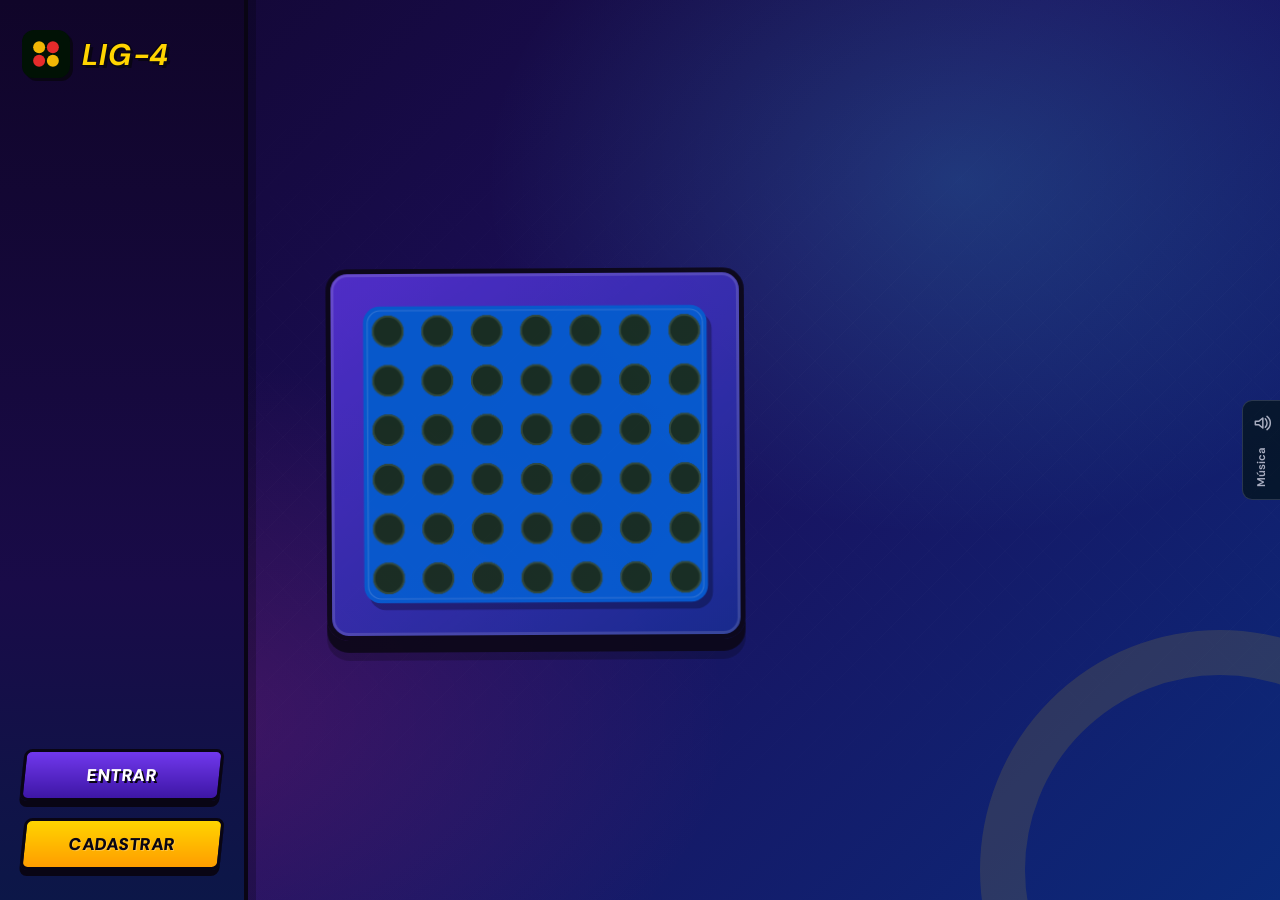
<file: index.html>
<!doctype html>
<html lang="pt-BR">
  <head>
    <meta charset="utf-8">
    <meta http-equiv="refresh" content="0; url=html/t01-boas-vindas.html">
    <title>LIG-4 Online</title>
  </head>
  <body>
    <a href="html/t01-boas-vindas.html">Entrar no jogo</a>
    <script type="module" src="./js/button-click-sound.js"></script>
  </body>
</html>
</file>
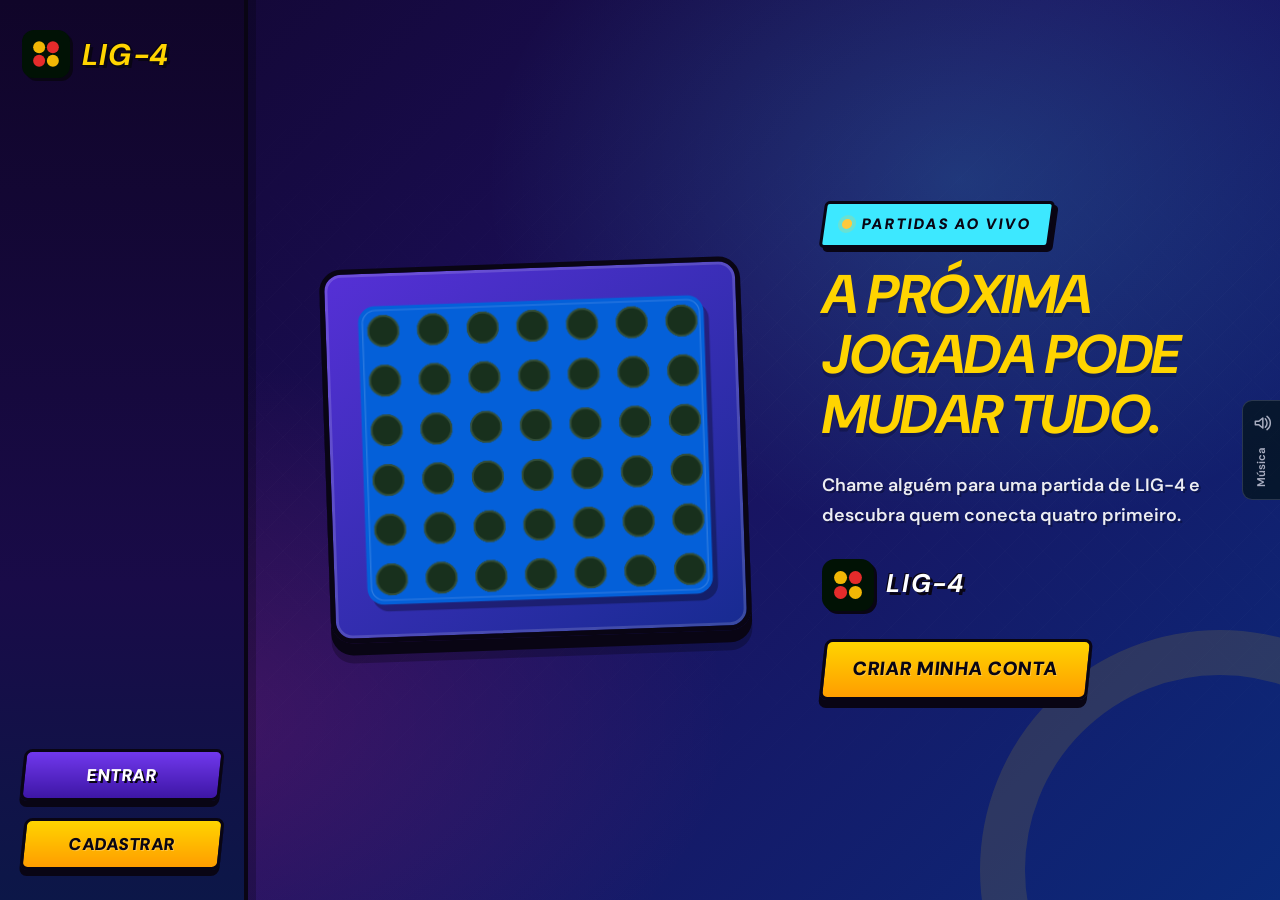
<file: html/t01-boas-vindas.html>
<!doctype html>
<link rel="stylesheet" href="../css/base.css">
<link rel="stylesheet" href="../css/components.css">
<link rel="stylesheet" href="../css/screens/t01-boas-vindas.css">
<link rel="stylesheet" href="../css/theme.css">
<link rel="stylesheet" href="../css/screens/t01-boas-vindas.theme.css">
<html lang="pt-BR">
  <head>
    <meta charset="utf-8">
    <meta name="viewport" content="width=device-width, initial-scale=1">
    <meta name="theme-color" content="#18301D">
    <title>Bem-vindo | LIG-4 Online</title>
    <script type="module" src="../js/button-click-sound.js"></script>
    <script type="module" src="../js/background-music.js"></script>
    <link rel="stylesheet" href="../css/base.css">
    <link rel="stylesheet" href="../css/components.css">
    <link rel="stylesheet" href="../css/screens/t01-boas-vindas.css">
  </head>
  <body class="welcome-screen" data-background-music="musica1.mp3">
    <aside class="app-sidebar" aria-label="Navegação principal">
      <a class="app-sidebar__brand" href="./t01-boas-vindas.html" aria-label="LIG-4, página inicial">
        <img class="app-sidebar__logo" src="../assets/images/logo/lig4-mark.svg" alt="">
        <span class="app-sidebar__wordmark">LIG-4</span>
      </a>
      <nav class="app-sidebar__nav" aria-label="Acesso à conta">
        <a class="button button-primary-dark" href="./t02-login.html">Entrar</a>
        <a class="button button-primary-light" href="./t03-cadastro.html">Cadastrar</a>
      </nav>
    </aside>

    <main class="welcome-main">
      <section class="welcome-layout" aria-labelledby="welcome-title">
        <figure class="welcome-board">
          <img
            src="../assets/game/tabuleiro-vazio.svg"
            alt="Tabuleiro decorativo vazio de Connect-4, com sete colunas e seis linhas."
            width="620"
            height="540"
          >
        </figure>

        <div class="welcome-copy">
          <p class="welcome-kicker">PARTIDAS AO VIVO</p>
          <h1 id="welcome-title">A próxima jogada pode mudar tudo.</h1>
          <p class="welcome-description">
            Chame alguém para uma partida de LIG-4 e descubra quem conecta quatro primeiro.
          </p>
          <a class="welcome-brand" href="./t01-boas-vindas.html" aria-label="LIG-4 Online">
            <img src="../assets/images/logo/lig4-mark.svg" alt="" width="52" height="52">
            <span>LIG-4</span>
          </a>
          <a class="button button-primary-light welcome-cta" href="./t03-cadastro.html">
            Criar minha conta
          </a>
        </div>
      </section>
    </main>
  </body>
</html>
</file>
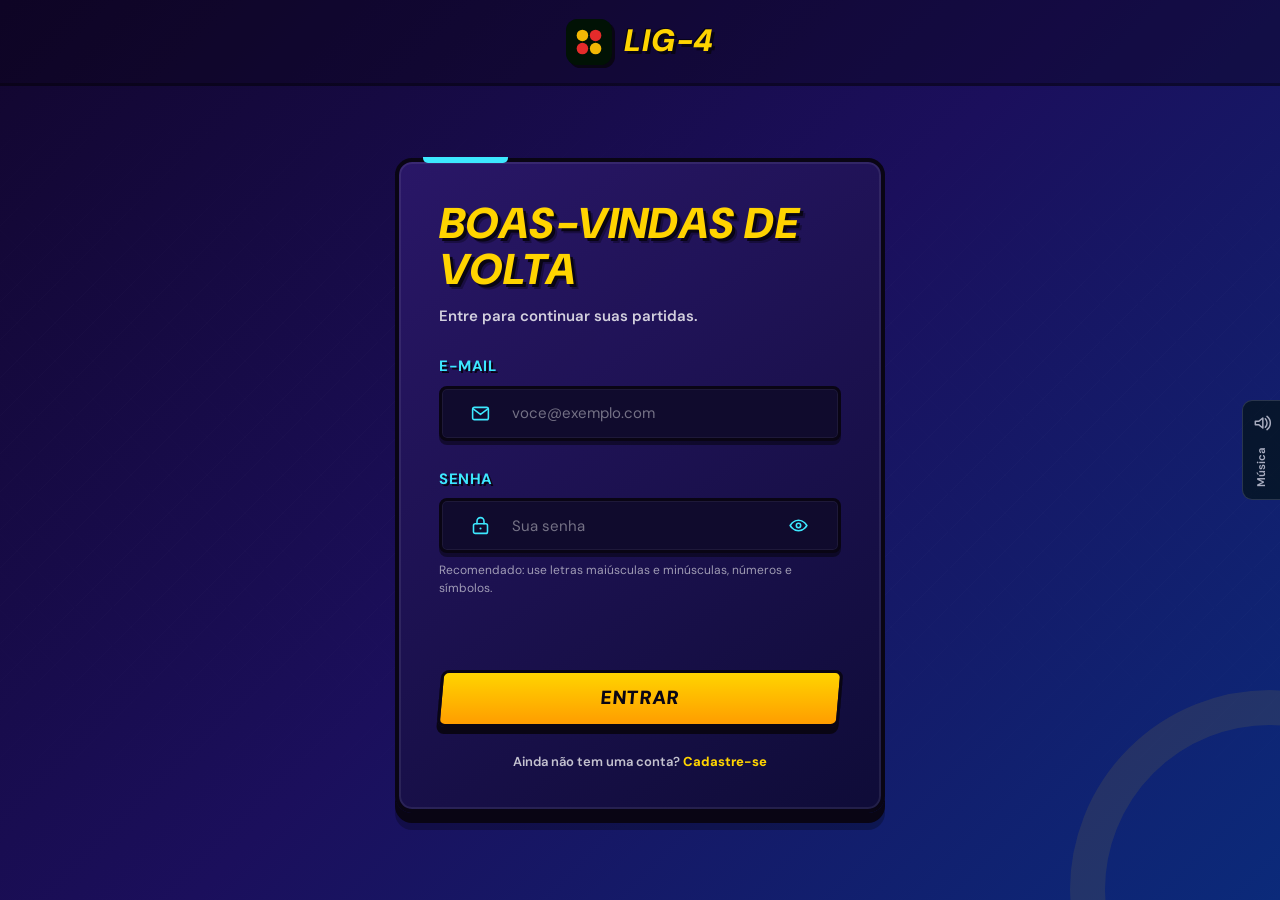
<file: html/t02-login.html>
<!doctype html>
<link rel="stylesheet" href="../css/base.css">
  <link rel="stylesheet" href="../css/components.css">
  <link rel="stylesheet" href="../css/screens/auth.css">
  <link rel="stylesheet" href="../css/theme.css">
  <link rel="stylesheet" href="../css/screens/auth.theme.css">
<script type="module" src="../js/auth-forms.js"></script>
<html lang="pt-BR">
  <head>
    <meta charset="utf-8">
    <meta name="viewport" content="width=device-width, initial-scale=1">
    <meta name="theme-color" content="#18301D">
    <title>Entrar | LIG-4 Online</title>
    <script type="module" src="../js/button-click-sound.js"></script>
    <script type="module" src="../js/background-music.js"></script>
    <link rel="stylesheet" href="../css/base.css">
    <link rel="stylesheet" href="../css/components.css">
    <link rel="stylesheet" href="../css/screens/auth.css">
    <script type="module" src="../js/auth-forms.js"></script>
  </head>
  <body class="auth-screen" data-background-music="musica1.mp3">
    <header class="auth-header">
      <a class="auth-brand" href="./t01-boas-vindas.html" aria-label="LIG-4 Online, página inicial">
        <img src="../assets/images/logo/lig4-mark.svg" alt="">
        <span>LIG-4</span>
      </a>
    </header>

    <main class="auth-main">
      <section class="auth-card" aria-labelledby="login-title">
        <h1 id="login-title">Boas-vindas de volta</h1>
        <p class="auth-intro">Entre para continuar suas partidas.</p>

        <form class="auth-form" data-auth-form="login" novalidate>
          <div class="form-field">
            <label class="form-field__label" for="login-email">E-mail</label>
            <div class="form-field__control">
              <svg class="form-field__icon" viewBox="0 0 24 24" fill="none" aria-hidden="true">
                <rect x="3" y="5" width="18" height="14" rx="2" stroke="currentColor" stroke-width="1.8"/>
                <path d="m4 7 8 6 8-6" stroke="currentColor" stroke-width="1.8" stroke-linecap="round" stroke-linejoin="round"/>
              </svg>
              <input
                id="login-email"
                name="email"
                type="email"
                autocomplete="email"
                inputmode="email"
                placeholder="voce@exemplo.com"
                data-field="email"
                aria-describedby="login-email-error"
                aria-invalid="false"
                required
              >
            </div>
            <p class="form-field__error" id="login-email-error" data-error-for="email" aria-live="polite"></p>
          </div>

          <div class="form-field">
            <label class="form-field__label" for="login-password">Senha</label>
            <div class="form-field__control">
              <svg class="form-field__icon" viewBox="0 0 24 24" fill="none" aria-hidden="true">
                <rect x="4" y="10" width="16" height="11" rx="2" stroke="currentColor" stroke-width="1.8"/>
                <path d="M8 10V7a4 4 0 0 1 8 0v3" stroke="currentColor" stroke-width="1.8" stroke-linecap="round"/>
                <circle cx="12" cy="15.5" r="1.2" fill="currentColor"/>
              </svg>
              <input
                id="login-password"
                name="password"
                type="password"
                autocomplete="current-password"
                placeholder="Sua senha"
                data-field="password"
                aria-describedby="login-password-help login-password-error"
                aria-invalid="false"
                required
              >
              <button
                class="password-toggle"
                type="button"
                data-password-toggle
                aria-label="Mostrar senha"
                aria-controls="login-password"
                aria-pressed="false"
              >
                <svg viewBox="0 0 24 24" fill="none" aria-hidden="true">
                  <path d="M2.5 12s3.4-6 9.5-6 9.5 6 9.5 6-3.4 6-9.5 6-9.5-6-9.5-6Z" stroke="currentColor" stroke-width="1.8"/>
                  <circle cx="12" cy="12" r="2.5" stroke="currentColor" stroke-width="1.8"/>
                </svg>
              </button>
            </div>
            <p class="form-field__help" id="login-password-help">Recomendado: use letras maiúsculas e minúsculas, números e símbolos.</p>
            <p class="form-field__error" id="login-password-error" data-error-for="password" aria-live="polite"></p>
          </div>

          <p class="auth-status" data-auth-status role="status" aria-live="polite"></p>
          <button class="button button-primary-light button--full-width" type="submit">Entrar</button>
        </form>

        <p class="auth-footer">Ainda não tem uma conta? <a href="./t03-cadastro.html">Cadastre-se</a></p>
      </section>
    </main>
  </body>
</html>
</file>
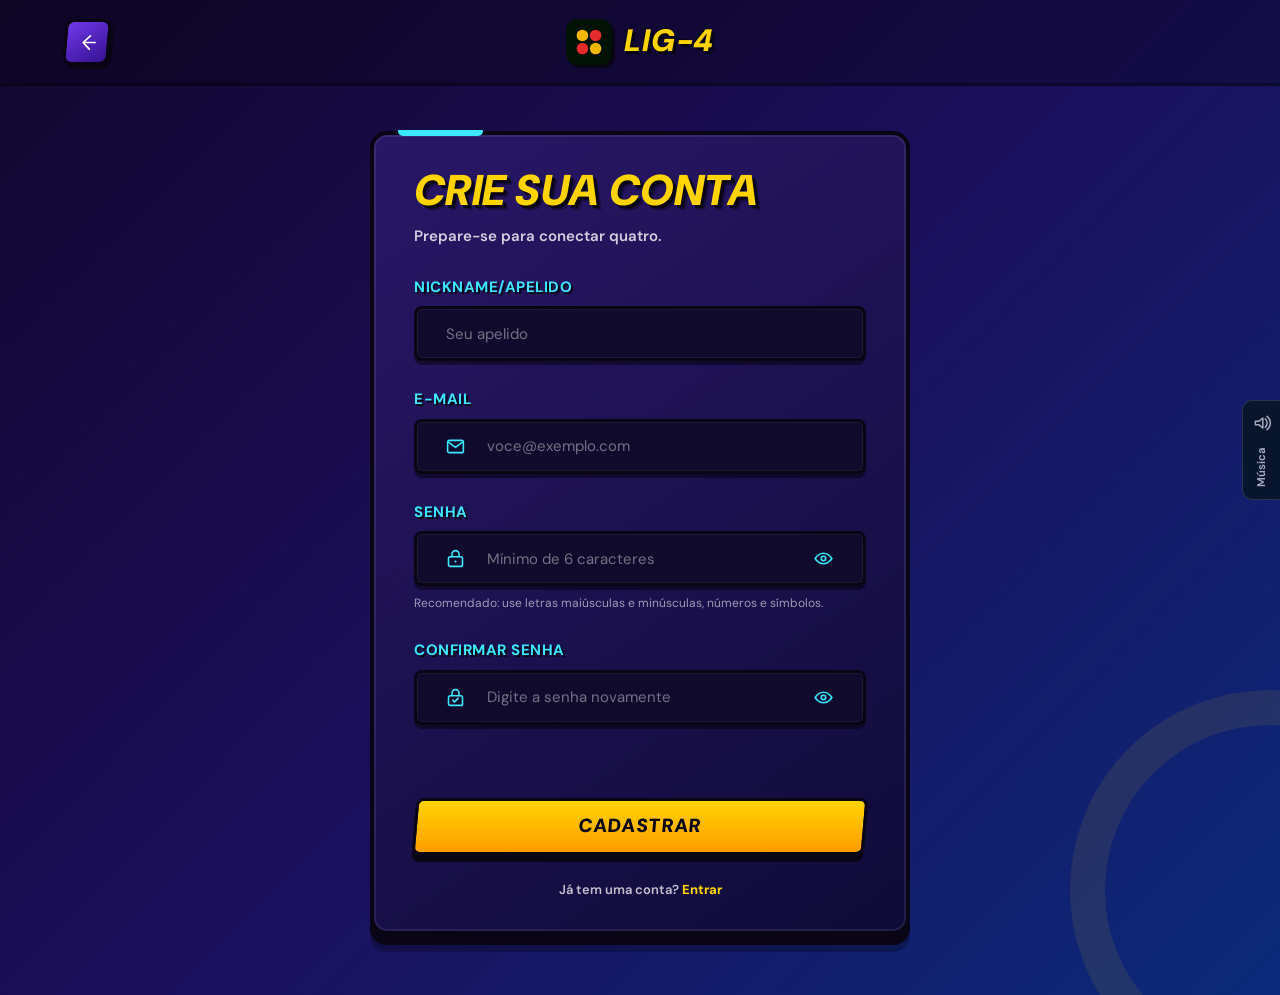
<file: html/t03-cadastro.html>
<!doctype html>
<html lang="pt-BR">
  <head>
  <meta charset="utf-8">
  <meta name="viewport" content="width=device-width, initial-scale=1">
  <meta name="theme-color" content="#18301D">
  <title>Criar conta | LIG-4 Online</title>
  <script type="module" src="../js/button-click-sound.js"></script>
  <script type="module" src="../js/background-music.js"></script>
  <link rel="stylesheet" href="../css/base.css">
<link rel="stylesheet" href="../css/components.css">
<link rel="stylesheet" href="../css/screens/auth.css">
<link rel="stylesheet" href="../css/theme.css">
<link rel="stylesheet" href="../css/screens/auth.theme.css">
  <script type="module" src="../js/auth-forms.js"></script>
</head>
  <body class="auth-screen" data-background-music="musica1.mp3">
    <header class="auth-header">
      <a class="auth-back" href="./t01-boas-vindas.html" aria-label="Voltar à página inicial" title="Voltar à página inicial">
        <svg viewBox="0 0 24 24" fill="none" aria-hidden="true">
          <path d="m14.5 5-7 7 7 7M8 12h12" stroke="currentColor" stroke-width="1.8" stroke-linecap="round" stroke-linejoin="round"/>
        </svg>
      </a>
      <a class="auth-brand" href="./t01-boas-vindas.html" aria-label="LIG-4 Online, página inicial">
        <img src="../assets/images/logo/lig4-mark.svg" alt="">
        <span>LIG-4</span>
      </a>
    </header>

    <main class="auth-main">
      <section class="auth-card auth-card--register" aria-labelledby="register-title">
        <h1 id="register-title">Crie sua conta</h1>
        <p class="auth-intro">Prepare-se para conectar quatro.</p>

        <form class="auth-form" data-auth-form="cadastro" novalidate>
          <div class="form-field">
            <label class="form-field__label" for="register-nickname">Nickname/apelido</label>
            <div class="form-field__control">
              <input id="register-nickname" name="nickname" type="text" autocomplete="nickname"
                minlength="3" maxlength="20" placeholder="Seu apelido" data-field="nickname"
                aria-describedby="register-nickname-error" aria-invalid="false" required>
            </div>
            <p class="form-field__error" id="register-nickname-error" data-error-for="nickname" aria-live="polite"></p>
          </div>

          <div class="form-field">
            <label class="form-field__label" for="register-email">E-mail</label>
            <div class="form-field__control">
              <svg class="form-field__icon" viewBox="0 0 24 24" fill="none" aria-hidden="true">
                <rect x="3" y="5" width="18" height="14" rx="2" stroke="currentColor" stroke-width="1.8"/>
                <path d="m4 7 8 6 8-6" stroke="currentColor" stroke-width="1.8" stroke-linecap="round" stroke-linejoin="round"/>
              </svg>
              <input
                id="register-email"
                name="email"
                type="email"
                autocomplete="email"
                inputmode="email"
                placeholder="voce@exemplo.com"
                data-field="email"
                aria-describedby="register-email-error"
                aria-invalid="false"
                required
              >
            </div>
            <p class="form-field__error" id="register-email-error" data-error-for="email" aria-live="polite"></p>
          </div>

          <div class="form-field">
            <label class="form-field__label" for="register-password">Senha</label>
            <div class="form-field__control">
              <svg class="form-field__icon" viewBox="0 0 24 24" fill="none" aria-hidden="true">
                <rect x="4" y="10" width="16" height="11" rx="2" stroke="currentColor" stroke-width="1.8"/>
                <path d="M8 10V7a4 4 0 0 1 8 0v3" stroke="currentColor" stroke-width="1.8" stroke-linecap="round"/>
                <circle cx="12" cy="15.5" r="1.2" fill="currentColor"/>
              </svg>
              <input
                id="register-password"
                name="password"
                type="password"
                autocomplete="new-password"
                placeholder="Mínimo de 6 caracteres"
                data-field="password"
                aria-describedby="register-password-help register-password-error"
                aria-invalid="false"
                required
              >
              <button
                class="password-toggle"
                type="button"
                data-password-toggle
                aria-label="Mostrar senha"
                aria-controls="register-password"
                aria-pressed="false"
              >
                <svg viewBox="0 0 24 24" fill="none" aria-hidden="true">
                  <path d="M2.5 12s3.4-6 9.5-6 9.5 6 9.5 6-3.4 6-9.5 6-9.5-6-9.5-6Z" stroke="currentColor" stroke-width="1.8"/>
                  <circle cx="12" cy="12" r="2.5" stroke="currentColor" stroke-width="1.8"/>
                </svg>
              </button>
            </div>
            <p class="form-field__help" id="register-password-help">Recomendado: use letras maiúsculas e minúsculas, números e símbolos.</p>
            <p class="form-field__error" id="register-password-error" data-error-for="password" aria-live="polite"></p>
          </div>

          <div class="form-field">
            <label class="form-field__label" for="register-confirm-password">Confirmar senha</label>
            <div class="form-field__control">
              <svg class="form-field__icon" viewBox="0 0 24 24" fill="none" aria-hidden="true">
                <rect x="4" y="10" width="16" height="11" rx="2" stroke="currentColor" stroke-width="1.8"/>
                <path d="M8 10V7a4 4 0 0 1 8 0v3" stroke="currentColor" stroke-width="1.8" stroke-linecap="round"/>
                <path d="m9 15 2 2 4-4" stroke="currentColor" stroke-width="1.8" stroke-linecap="round" stroke-linejoin="round"/>
              </svg>
              <input
                id="register-confirm-password"
                name="confirm-password"
                type="password"
                autocomplete="new-password"
                placeholder="Digite a senha novamente"
                data-field="confirm-password"
                aria-describedby="register-confirm-password-error"
                aria-invalid="false"
                required
              >
              <button
                class="password-toggle"
                type="button"
                data-password-toggle
                aria-label="Mostrar senha"
                aria-controls="register-confirm-password"
                aria-pressed="false"
              >
                <svg viewBox="0 0 24 24" fill="none" aria-hidden="true">
                  <path d="M2.5 12s3.4-6 9.5-6 9.5 6 9.5 6-3.4 6-9.5 6-9.5-6-9.5-6Z" stroke="currentColor" stroke-width="1.8"/>
                  <circle cx="12" cy="12" r="2.5" stroke="currentColor" stroke-width="1.8"/>
                </svg>
              </button>
            </div>
            <p class="form-field__error" id="register-confirm-password-error" data-error-for="confirm-password" aria-live="polite"></p>
          </div>

          <p class="auth-status" data-auth-status role="status" aria-live="polite"></p>
          <button class="button button-primary-light button--full-width" type="submit">Cadastrar</button>
        </form>

        <p class="auth-footer">Já tem uma conta? <a href="./t02-login.html">Entrar</a></p>
      </section>
    </main>
  </body>
</html>
</file>
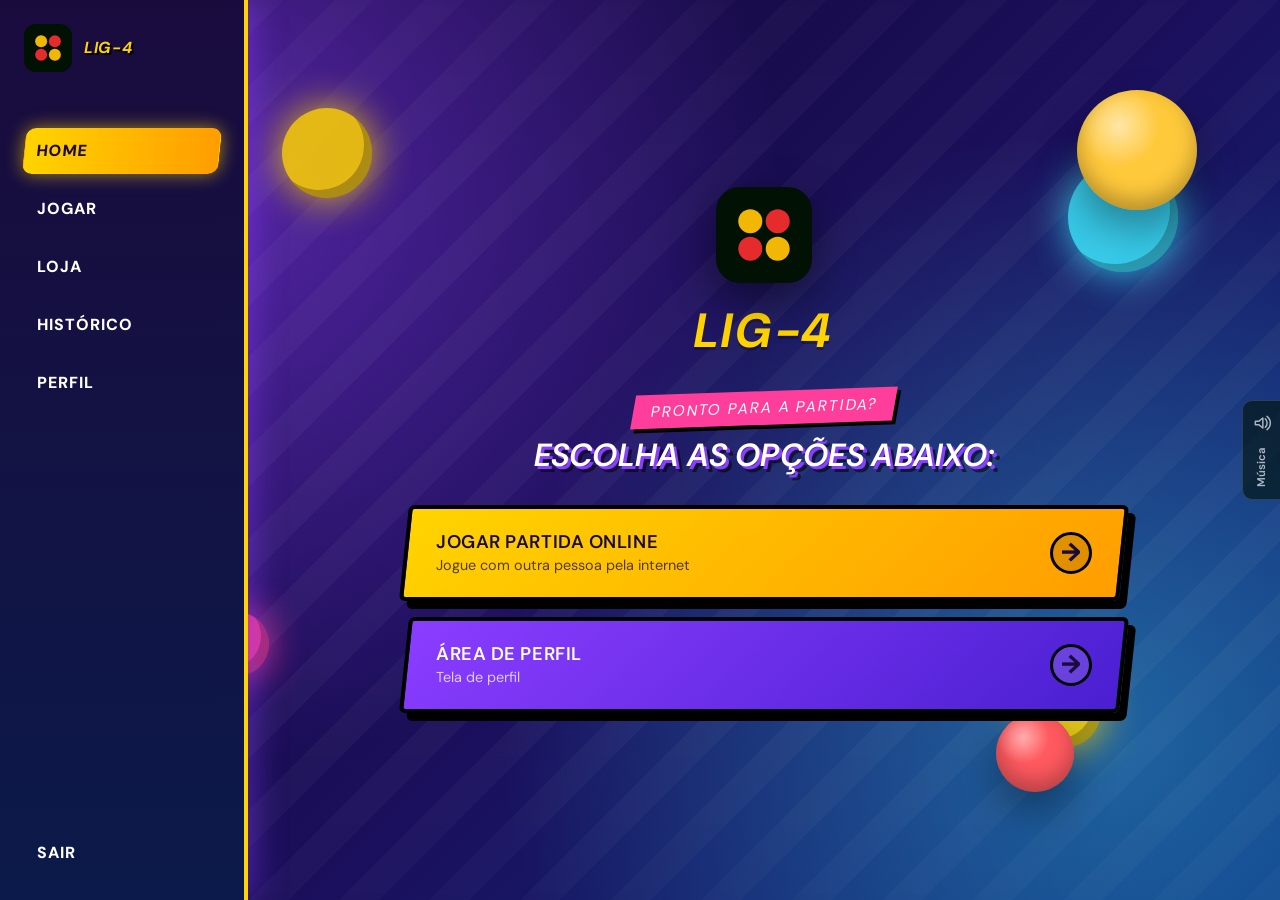
<file: html/t04-home.html>
<!doctype html>
<html lang="pt-BR">
  <head>
    <meta charset="utf-8">
    <meta name="viewport" content="width=device-width, initial-scale=1">
    <meta name="theme-color" content="#1a0b3d">
    <title>Home | LIG-4 Online</title>
    <link rel="preconnect" href="https://fonts.googleapis.com">
    <link rel="preconnect" href="https://fonts.gstatic.com" crossorigin>
    <link href="https://fonts.googleapis.com/css2?family=Lilita+One&display=swap" rel="stylesheet">
    <link rel="stylesheet" href="../css/base.css">
    <link rel="stylesheet" href="../css/components.css">
    <link rel="stylesheet" href="../css/theme.css">
    <link rel="stylesheet" href="../css/screens/t04-home.theme.css">
    <link rel="stylesheet" href="../css/screens/t04-home.css">
    <script type="module" src="../js/global-nav.js"></script>
    <script type="module" src="../js/button-click-sound.js"></script>
    <script type="module" src="../js/background-music.js"></script>
  </head>
  <body class="home-screen" data-background-music="musica.mp3">
    <aside class="app-sidebar app-sidebar--global" aria-label="Navegação principal">
      <a class="app-sidebar__brand" href="./t04-home.html" aria-label="LIG-4 Online, início">
        <img class="app-sidebar__logo" src="../assets/images/logo/lig4-mark.svg" alt="">
        <span class="app-sidebar__wordmark">LIG-4</span>
      </a>
      <nav class="app-sidebar__nav" aria-label="Seções principais">
        <a class="app-sidebar__link" href="./t04-home.html" aria-current="page">Home</a>
        <a class="app-sidebar__link" href="./t05-jogar.html">Jogar</a>
        <a class="app-sidebar__link" href="./t11-loja.html">Loja</a>
        <a class="app-sidebar__link" href="./t12-historico.html">Histórico</a>
        <a class="app-sidebar__link" href="./t10-perfil.html">Perfil</a>
      </nav>
      <div class="app-sidebar__footer">
        <button class="app-sidebar__link" type="button" data-global-logout>Sair</button>
      </div>
    </aside>

    <div class="home-bg" aria-hidden="true">
      <span class="home-bg__disc home-bg__disc--1"></span>
      <span class="home-bg__disc home-bg__disc--2"></span>
      <span class="home-bg__disc home-bg__disc--3"></span>
      <span class="home-bg__disc home-bg__disc--4"></span>
    </div>

    <main class="home-main">
      <section class="home-content" aria-labelledby="home-title">
        <div class="home-brand" aria-label="LIG-4 Online">
          <img src="../assets/images/logo/lig4-mark.svg" alt="" width="88" height="88">
          <span>LIG-4</span>
        </div>
        <p class="home-kicker">Pronto para a partida?</p>
        <h1 id="home-title">Escolha as opções abaixo:</h1>
        <nav class="home-actions" aria-label="Opções">
          <a class="button button-primary-light home-action home-action--play" href="./t05-jogar.html">
            <span class="home-action__copy">
              <strong>Jogar partida Online</strong>
              <small>Jogue com outra pessoa pela internet</small>
            </span>
            <span class="home-action__arrow" aria-hidden="true">→</span>
          </a>
          <a class="button button-primary-dark home-action home-action--profile" href="./t10-perfil.html">
            <span class="home-action__copy">
              <strong>Área de perfil</strong>
              <small>Tela de perfil</small>
            </span>
            <span class="home-action__arrow" aria-hidden="true">→</span>
          </a>
        </nav>
      </section>
    </main>

  </body>
</html>
</file>
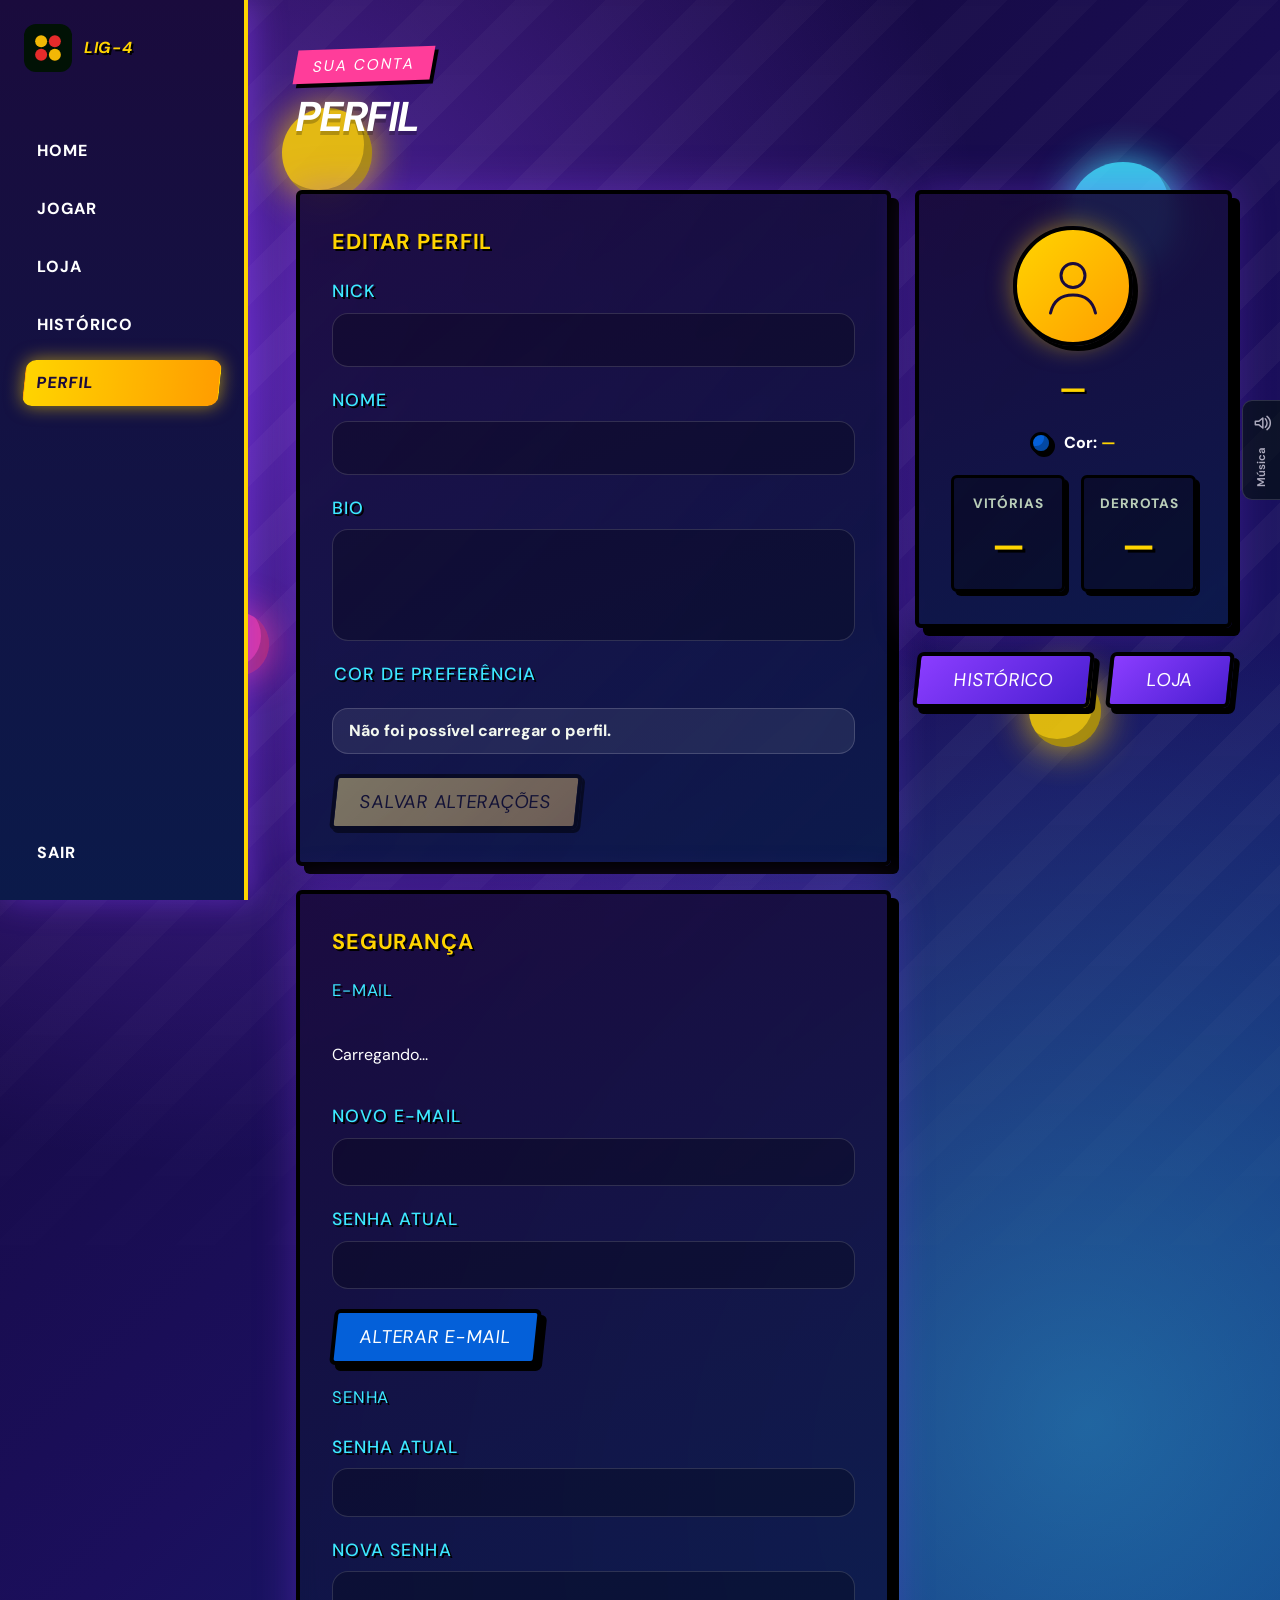
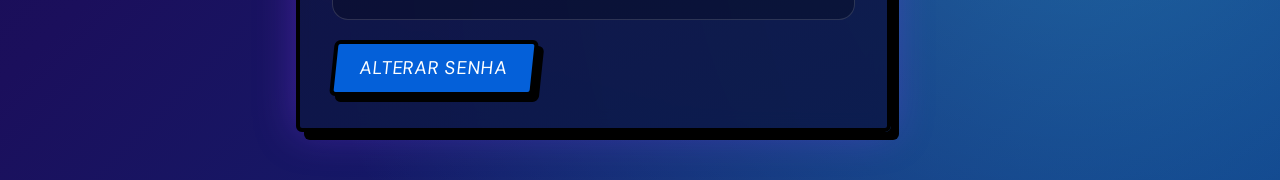
<file: html/t10-perfil.html>
<!doctype html>
<html lang="pt-BR">
  <head>
    <meta charset="utf-8">
    <meta name="viewport" content="width=device-width, initial-scale=1">
    <meta name="theme-color" content="#1a0b3d">
    <title>Perfil | LIG-4 Online</title>
    <link rel="preconnect" href="https://fonts.googleapis.com">
    <link rel="preconnect" href="https://fonts.gstatic.com" crossorigin>
    <link href="https://fonts.googleapis.com/css2?family=Lilita+One&display=swap" rel="stylesheet">
    <link rel="stylesheet" href="../css/base.css">
    <link rel="stylesheet" href="../css/components.css">
    <link rel="stylesheet" href="../css/theme.css">
    <link rel="stylesheet" href="../css/screens/t10-perfil.theme.css">
    <link rel="stylesheet" href="../css/screens/t10-perfil.css">
    <script type="module" src="../js/global-nav.js"></script>
    <script type="module" src="../js/profile-page.js"></script>
    <script type="module" src="../js/profile-security.js"></script>
    <script type="module" src="../js/button-click-sound.js"></script>
    <script type="module" src="../js/background-music.js"></script>
  </head>
  <body class="profile-screen" data-background-music="musica.mp3">
    <aside class="app-sidebar app-sidebar--global" aria-label="Navegação principal">
      <a class="app-sidebar__brand" href="./t04-home.html" aria-label="LIG-4 Online, início">
        <img class="app-sidebar__logo" src="../assets/images/logo/lig4-mark.svg" alt="">
        <span class="app-sidebar__wordmark">LIG-4</span>
      </a>
      <nav class="app-sidebar__nav" aria-label="Seções principais">
        <a class="app-sidebar__link" href="./t04-home.html">Home</a>
        <a class="app-sidebar__link" href="./t05-jogar.html">Jogar</a>
        <a class="app-sidebar__link" href="./t11-loja.html">Loja</a>
        <a class="app-sidebar__link" href="./t12-historico.html">Histórico</a>
        <a class="app-sidebar__link" href="./t10-perfil.html" aria-current="page">Perfil</a>
      </nav>
      <div class="app-sidebar__footer">
        <button class="app-sidebar__link" type="button" data-global-logout>Sair</button>
      </div>
    </aside>

    <div class="home-bg" aria-hidden="true">
      <span class="home-bg__disc home-bg__disc--1"></span>
      <span class="home-bg__disc home-bg__disc--2"></span>
      <span class="home-bg__disc home-bg__disc--3"></span>
      <span class="home-bg__disc home-bg__disc--4"></span>
    </div>

    <main class="profile-main">
      <header class="screen-heading">
        <p class="profile-kicker">Sua conta</p>
        <h1>Perfil</h1>
      </header>

      <nav class="ui-tab-list profile-view-tabs" role="tablist" aria-label="Visualização do perfil">
        
      </nav>

      <div class="profile-layout" data-active-panel="data">
        <section class="profile-panel profile-data" id="profile-panel-data" role="tabpanel" aria-labelledby="profile-tab-data" tabindex="0" data-profile-panel="data">
          <section class="profile-section" aria-labelledby="profile-edit-title">
            <h2 id="profile-edit-title">Editar perfil</h2>
            <form class="profile-form" data-profile-form novalidate>
              <div class="form-field">
                <label class="form-field__label" for="profile-nick">Nick</label>
                <div class="form-field__control">
                  <input id="profile-nick" name="nick" type="text" maxlength="20" autocomplete="nickname" data-profile-field="nick" aria-describedby="profile-nick-error" aria-invalid="false" required>
                </div>
                <p class="form-field__error" id="profile-nick-error" data-profile-error="nick" aria-live="polite"></p>
              </div>

              <div class="form-field">
                <label class="form-field__label" for="profile-name">Nome</label>
                <div class="form-field__control">
                  <input id="profile-name" name="name" type="text" autocomplete="name" data-profile-field="name" aria-describedby="profile-name-error">
                </div>
                <p class="form-field__error" id="profile-name-error" data-profile-error="name" aria-live="polite"></p>
              </div>

              <div class="form-field">
                <label class="form-field__label" for="profile-bio">Bio</label>
                <div class="form-field__control profile-bio-control">
                  <textarea id="profile-bio" name="bio" rows="4" data-profile-field="bio" aria-describedby="profile-bio-error"></textarea>
                </div>
                <p class="form-field__error" id="profile-bio-error" data-profile-error="bio" aria-live="polite"></p>
              </div>

              <fieldset class="profile-color-field">
                <legend>Cor de preferência</legend>
                <div class="color-picker" data-profile-colors></div>
                <p class="form-field__error" data-profile-error="color" aria-live="polite"></p>
              </fieldset>

              <p class="profile-form-status" data-profile-status role="status" aria-live="polite"></p>
              <button class="button button-primary-light profile-save" type="submit" disabled>Salvar alterações</button>
            </form>
          </section>

          <section class="profile-section profile-security" aria-labelledby="profile-security-title">
            <h2 id="profile-security-title">Segurança</h2>

            <form class="profile-form" data-security-form="email" novalidate>
              <h3>E-mail</h3>
              <p data-profile-email>Carregando...</p>

              <div class="form-field">
                <label class="form-field__label" for="profile-new-email">Novo e-mail</label>
                <div class="form-field__control">
                  <input id="profile-new-email" name="email" type="email" autocomplete="email" required>
                </div>
              </div>

              <div class="form-field">
                <label class="form-field__label" for="profile-email-password">Senha atual</label>
                <div class="form-field__control">
                  <input id="profile-email-password" name="senha" type="password" autocomplete="current-password" required>
                </div>
              </div>

              <button class="button button-secondary profile-save" type="submit">Alterar e-mail</button>
              <p class="profile-form-status" data-security-status="email" role="status" aria-live="polite"></p>
            </form>

            <form class="profile-form" data-security-form="senha" novalidate>
              <h3>Senha</h3>

              <div class="form-field">
                <label class="form-field__label" for="profile-current-password">Senha atual</label>
                <div class="form-field__control">
                  <input id="profile-current-password" name="senhaAtual" type="password" autocomplete="current-password" required>
                </div>
              </div>

              <div class="form-field">
                <label class="form-field__label" for="profile-new-password">Nova senha</label>
                <div class="form-field__control">
                  <input id="profile-new-password" name="senhaNova" type="password" autocomplete="new-password" minlength="6" maxlength="72" required>
                </div>
              </div>

              <button class="button button-secondary profile-save" type="submit">Alterar senha</button>
              <p class="profile-form-status" data-security-status="senha" role="status" aria-live="polite"></p>
            </form>
          </section>
        </section>

        <section class="profile-panel profile-preview-panel" id="profile-panel-preview" role="tabpanel" aria-labelledby="profile-tab-preview" tabindex="0" data-profile-panel="preview">
          <article class="ui-card profile-preview">
            <div class="profile-avatar" aria-hidden="true">
              <svg viewBox="0 0 48 48" fill="none">
                <circle cx="24" cy="17" r="8" stroke="currentColor" stroke-width="2"/>
                <path d="M9 42c1.8-8 7.2-12 15-12s13.2 4 15 12" stroke="currentColor" stroke-width="2" stroke-linecap="round"/>
              </svg>
            </div>
            <h2 data-profile-preview-nick>—</h2>
            <p class="profile-preview-name" data-profile-preview-name></p>
            <p class="profile-preview-bio" data-profile-preview-bio></p>
            <div class="profile-preview-color">
              <span class="color-picker__swatch" data-profile-preview-swatch data-color="blue" aria-hidden="true"></span>
              <span>Cor: <strong data-profile-preview-color>—</strong></span>
            </div>
            <dl class="profile-stats">
              <div><dt>Vitórias</dt><dd data-profile-wins>—</dd></div>
              <div><dt>Derrotas</dt><dd data-profile-losses>—</dd></div>
            </dl>
          </article>
          <nav class="profile-shortcuts" aria-label="Atalhos do perfil">
            <a class="button button-primary-dark" href="./t12-historico.html">Histórico</a>
            <a class="button button-primary-dark" href="./t11-loja.html">Loja</a>
          </nav>
        </section>
      </div>
    </main>

  </body>
</html>
</file>
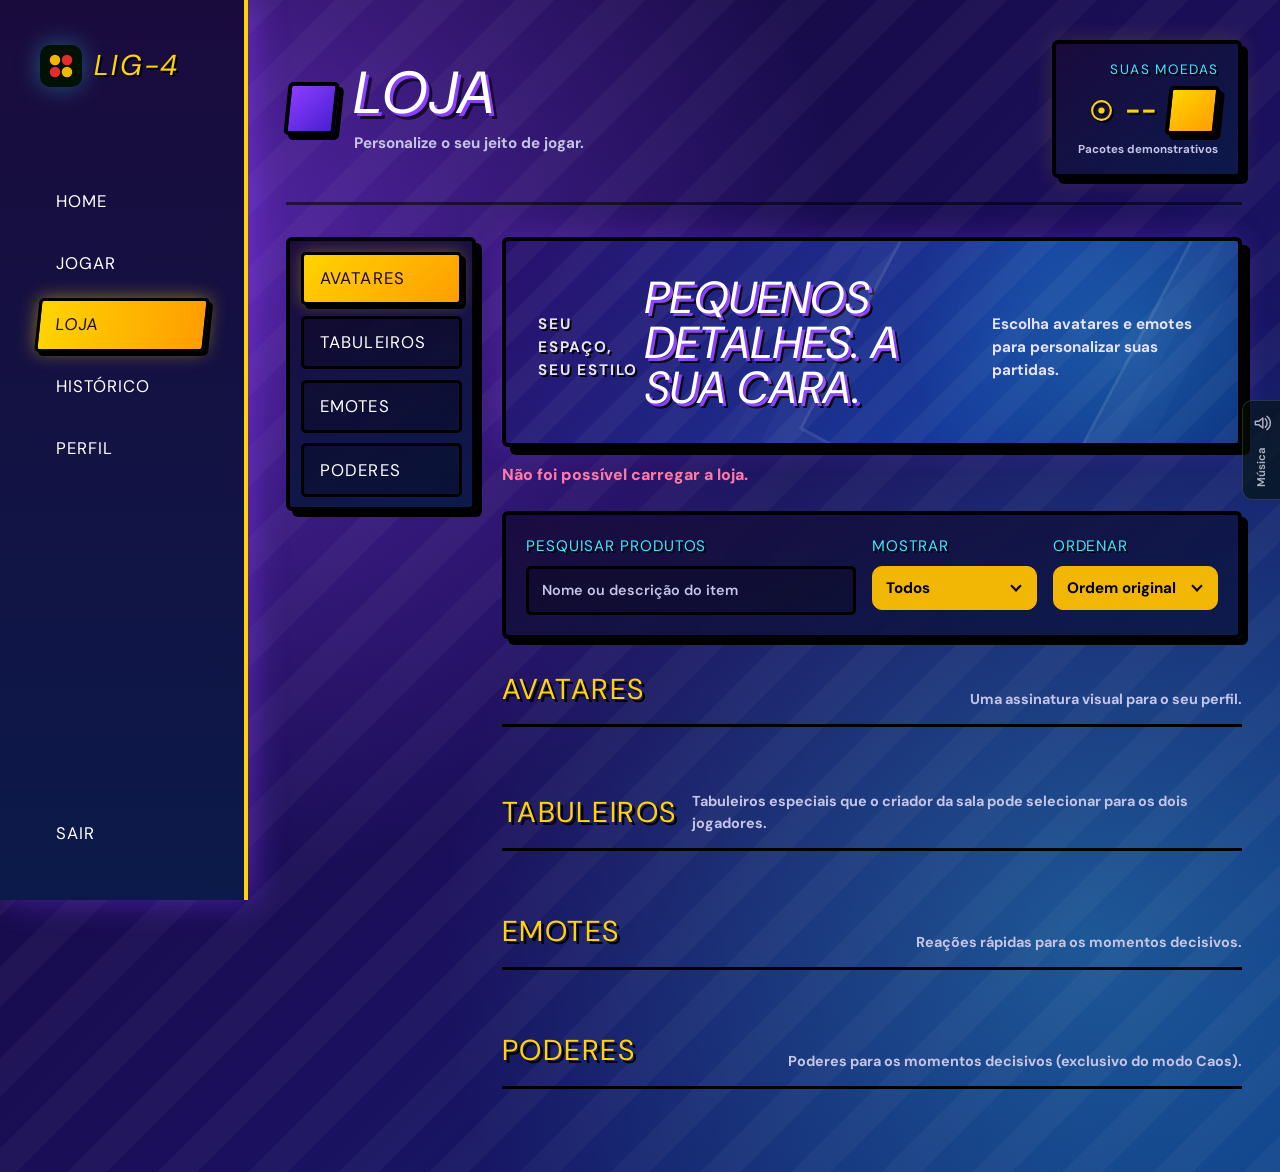
<file: html/t11-loja.html>
<!doctype html>
<html lang="pt-BR">
  <head>
    <meta charset="utf-8">
    <meta name="viewport" content="width=device-width, initial-scale=1">
    <meta name="theme-color" content="#18301D">
    <title>Loja | LIG-4 Online</title>
    <link rel="preconnect" href="https://fonts.googleapis.com">
    <link rel="preconnect" href="https://fonts.gstatic.com" crossorigin>
    <link href="https://fonts.googleapis.com/css2?family=DM+Sans:wght@400;500;700&family=Lilita+One&display=swap" rel="stylesheet">
    <link rel="stylesheet" href="../css/base.css">
    <link rel="stylesheet" href="../css/components.css">
    <link rel="stylesheet" href="../css/screens/t11-loja.css">
    <script type="module" src="../js/store-page.js"></script>
    <script type="module" src="../js/button-click-sound.js"></script>
    <script type="module" src="../js/background-music.js"></script>
  </head>
  <body class="store-screen" data-background-music="musicaloja.mp3">
    <aside class="app-sidebar app-sidebar--global" aria-label="Navegação principal">
      <a class="app-sidebar__brand" href="./t04-home.html" aria-label="LIG-4 Online, início">
        <img class="app-sidebar__logo" src="../assets/images/logo/lig4-mark.svg" alt="">
        <span class="app-sidebar__wordmark">LIG-4</span>
      </a>
      <nav class="app-sidebar__nav" aria-label="Seções principais">
        <a class="app-sidebar__link" href="./t04-home.html">Home</a>
        <a class="app-sidebar__link" href="./t05-jogar.html">Jogar</a>
        <a class="app-sidebar__link" href="./t11-loja.html" aria-current="page">Loja</a>
        <a class="app-sidebar__link" href="./t12-historico.html">Histórico</a>
        <a class="app-sidebar__link" href="./t10-perfil.html">Perfil</a>
      </nav>
      <div class="app-sidebar__footer">
        <button class="app-sidebar__link" type="button" data-store-logout>Sair</button>
      </div>
    </aside>

    <main class="store-main">
      <header class="store-page-header">
        <div class="store-heading">
          <a class="button button-primary-dark store-back" href="./t04-home.html" aria-label="Voltar para a Home" title="Voltar para a Home">
            <svg viewBox="0 0 24 24" fill="none" aria-hidden="true">
              <path d="m14.5 5-7 7 7 7M8 12h12" stroke="currentColor" stroke-width="1.8" stroke-linecap="round" stroke-linejoin="round"/>
            </svg>
          </a>
          <div>
            <h1>Loja</h1>
            <p>Personalize o seu jeito de jogar.</p>
          </div>
        </div>

        <div class="store-wallet" aria-label="Saldo de moedas">
          <span class="store-wallet__label">Suas moedas</span>
          <div class="store-wallet__row">
            <svg class="store-coin-icon" viewBox="0 0 24 24" fill="none" aria-hidden="true">
              <circle cx="12" cy="12" r="9" stroke="currentColor" stroke-width="2"/>
              <circle cx="12" cy="12" r="3" fill="currentColor"/>
            </svg>
            <strong data-store-balance>--</strong>
            <button class="button button-primary-light store-wallet__add" type="button" data-store-add-coins title="Ver pacotes de moedas" aria-label="Ver pacotes de moedas">
              <svg viewBox="0 0 24 24" fill="none" aria-hidden="true">
                <path d="M12 5v14M5 12h14" stroke="currentColor" stroke-width="2" stroke-linecap="round"/>
              </svg>
            </button>
          </div>
          <span class="store-wallet__note" id="store-wallet-note">Pacotes demonstrativos</span>
        </div>
      </header>

      <div class="store-layout">
        <nav class="ui-tab-list store-category-tabs" role="tablist" aria-label="Categorias da loja">
          <button class="ui-tab" id="store-tab-avatar" type="button" role="tab" aria-selected="true" aria-controls="store-panel-avatar" tabindex="0" data-store-tab="avatar">Avatares</button>
          <button class="ui-tab" id="store-tab-board" type="button" role="tab" aria-selected="false" aria-controls="store-panel-board" tabindex="-1" data-store-tab="board">Tabuleiros</button>
          <button class="ui-tab" id="store-tab-emote" type="button" role="tab" aria-selected="false" aria-controls="store-panel-emote" tabindex="-1" data-store-tab="emote">Emotes</button>
          <button class="ui-tab" id="store-tab-poderes" type="button" role="tab" aria-selected="false" aria-controls="store-panel-poderes" tabindex="-1" data-store-tab="poderes">Poderes</button>
        </nav>

        <div class="store-content">
          <section class="ui-banner store-feature" aria-labelledby="store-feature-title">
            <p class="store-feature__eyebrow">Seu espaço, seu estilo</p>
            <h2 id="store-feature-title">Pequenos detalhes. A sua cara.</h2>
            <p>Escolha avatares e emotes para personalizar suas partidas.</p>
          </section>

          <p class="store-message" data-store-message role="status" aria-live="polite"></p>

          <div class="store-controls" aria-label="Pesquisa e filtros da loja">
            <label class="store-control"><span>Pesquisar produtos</span><input type="search" data-store-search placeholder="Nome ou descrição do item" autocomplete="off"></label>
            <div class="store-control"><span id="store-filter-label">Mostrar</span><select data-store-filter data-select-label="Mostrar"><option value="all">Todos</option><option value="owned">Adquiridos</option><option value="unowned">Não adquiridos</option><option value="affordable">Posso comprar</option></select></div>
            <div class="store-control"><span id="store-sort-label">Ordenar</span><select data-store-sort data-select-label="Ordenar"><option value="default">Ordem original</option><option value="name">Nome (A–Z)</option><option value="price-asc">Menor preço</option><option value="price-desc">Maior preço</option></select></div>
          </div>
          <div class="store-catalog" data-store-catalog>
            <section class="store-section" id="store-panel-avatar" role="tabpanel" aria-labelledby="store-tab-avatar" tabindex="0" data-store-section="avatar">
              <header class="store-section__heading">
                <h2>Avatares</h2>
                <p>Uma assinatura visual para o seu perfil.</p>
              </header>
              <ul class="store-grid" data-store-items="avatar" aria-label="Avatares disponíveis"></ul>
            </section>

            <section class="store-section" id="store-panel-board" role="tabpanel" aria-labelledby="store-tab-board" tabindex="0" data-store-section="board">
              <header class="store-section__heading">
                <h2>Tabuleiros</h2>
                <p>Tabuleiros especiais que o criador da sala pode selecionar para os dois jogadores.</p>
              </header>
              <ul class="store-grid" data-store-items="board" aria-label="Tabuleiros especiais disponíveis"></ul>
            </section>

            <section class="store-section" id="store-panel-emote" role="tabpanel" aria-labelledby="store-tab-emote" tabindex="0" data-store-section="emote">
              <header class="store-section__heading">
                <h2>Emotes</h2>
                <p>Reações rápidas para os momentos decisivos.</p>
              </header>
              <ul class="store-grid" data-store-items="emote" aria-label="Emotes disponíveis"></ul>
            </section>
            <section class="store-section" id="store-panel-poderes" role="tabpanel" aria-labelledby="store-tab-poderes" tabindex="0" data-store-section="poderes">
              <header class="store-section__heading">
                <h2>Poderes</h2>
                <p>Poderes para os momentos decisivos (exclusivo do modo Caos).</p>
              </header>
              <ul class="store-grid" data-store-items="poderes" aria-label="Poderes disponíveis"></ul>
            </section>
          </div>
        </div>
      </div>
    </main>
    <dialog class="store-modal" data-store-preview aria-labelledby="store-preview-title">
      <div class="store-modal__header"><h2 id="store-preview-title" data-preview-name>Prévia do produto</h2><button type="button" class="store-modal__close" data-preview-close aria-label="Fechar prévia">×</button></div>
      <div class="store-modal__image" data-preview-art></div><p data-preview-description></p>
      <p class="store-modal__muted" data-preview-status></p>
      <div class="store-modal__actions"><button type="button" class="button button-primary-dark" data-preview-prev>← Anterior</button><span data-preview-counter></span><button type="button" class="button button-primary-dark" data-preview-next>Próximo →</button></div>
    </dialog>
    <dialog class="store-modal" data-store-after-buy aria-labelledby="store-after-buy-title">
      <h2 id="store-after-buy-title">Compra concluída!</h2><p data-after-buy-text></p>
      <div class="store-modal__actions"><button type="button" class="button button-primary-dark" data-after-buy-later>Agora não</button><button type="button" class="button button-primary-light" data-after-buy-equip>Equipar agora</button></div>
    </dialog>
    <dialog class="store-modal store-coins-modal" data-store-coins-dialog aria-labelledby="store-coins-title">
      <div class="store-modal__header"><h2 id="store-coins-title">Pacotes de moedas</h2><button type="button" class="store-modal__close" data-store-coins-close aria-label="Fechar pacotes">×</button></div>
      <p>Escolha um pacote para visualizar. Nenhuma compra ou cobrança é realizada nesta demonstração.</p>
      <p class="store-modal__muted">Seu saldo: <strong data-store-coins-balance>--</strong> moedas</p>
      <div class="store-coin-packages" role="group" aria-label="Pacotes disponíveis">
        <button type="button" data-store-coin-package="100" aria-pressed="false"><strong>Inicial</strong><span>100 moedas</span></button>
        <button type="button" data-store-coin-package="500" aria-pressed="false"><strong>Intermediário</strong><span>500 moedas</span></button>
        <button type="button" data-store-coin-package="1000" aria-pressed="false"><strong>Grande</strong><span>1.000 moedas</span></button>
      </div>
      <p class="store-modal__muted" data-store-coins-selection aria-live="polite">Nenhum pacote selecionado.</p>
      <button class="button button-primary-light" type="button" data-store-coins-buy disabled>Adicionar moedas (demonstração)</button>
    </dialog>
  </body>
</html>
</file>
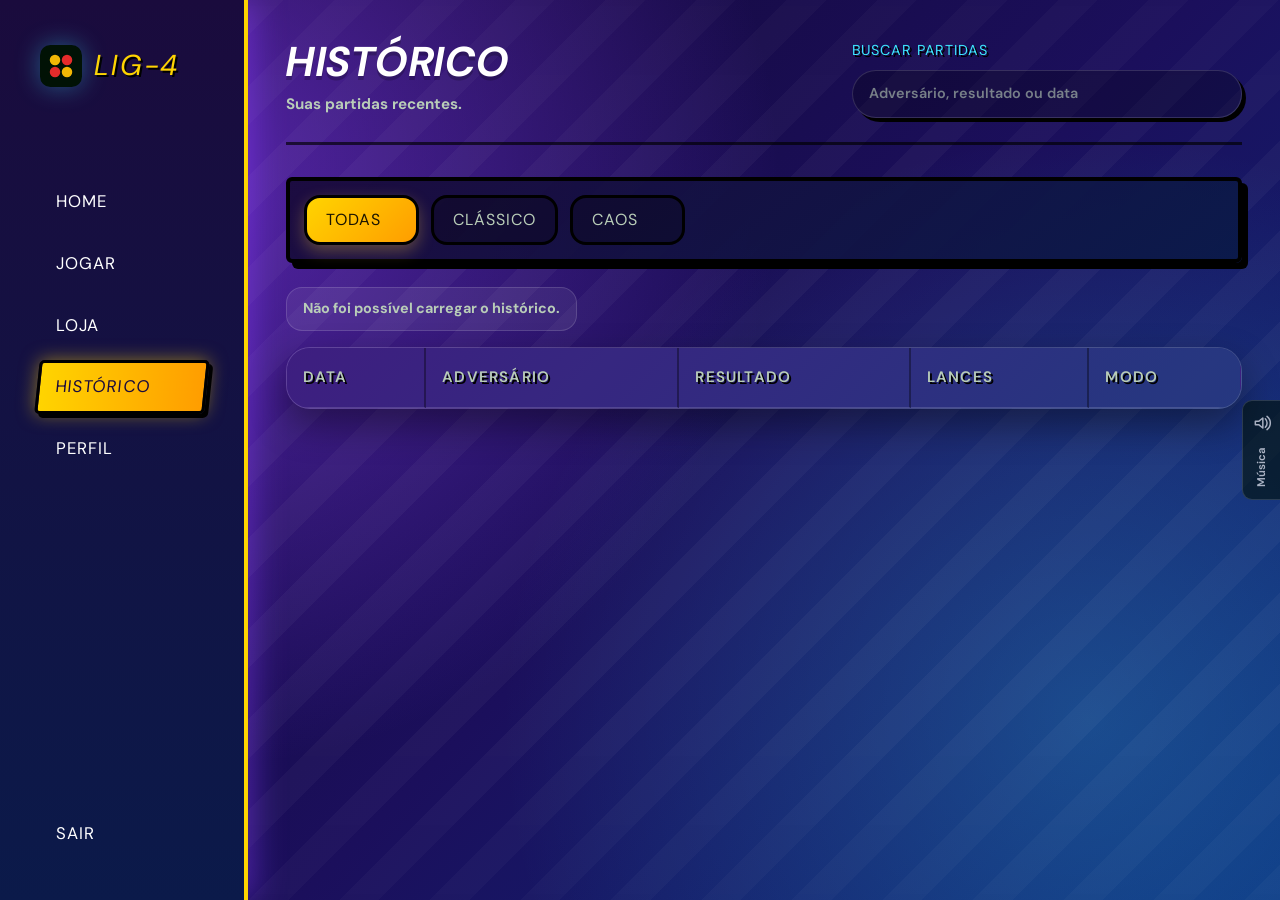
<file: html/t12-historico.html>
<!doctype html>
<html lang="pt-BR">
  <head>
    <meta charset="utf-8">
    <meta name="viewport" content="width=device-width, initial-scale=1">
    <meta name="theme-color" content="#18301D">
    <title>Histórico | LIG-4 Online</title>
    <link rel="preconnect" href="https://fonts.googleapis.com">
    <link rel="preconnect" href="https://fonts.gstatic.com" crossorigin>
    <link href="https://fonts.googleapis.com/css2?family=Lilita+One&display=swap" rel="stylesheet">
    <link rel="stylesheet" href="../css/base.css">
    <link rel="stylesheet" href="../css/components.css">
    <link rel="stylesheet" href="../css/theme.css">
    <link rel="stylesheet" href="../css/screens/t12-historico.css">
    <link rel="stylesheet" href="../css/screens/t12-historico.theme.css">
    <script type="module" src="../js/global-nav.js"></script>
    <script type="module" src="../js/history-page.js"></script>
    <script type="module" src="../js/button-click-sound.js"></script>
    <script type="module" src="../js/background-music.js"></script>
  </head>
  <body class="history-screen" data-background-music="musica.mp3">
    <aside class="app-sidebar app-sidebar--global" aria-label="Navegação principal">
      <a class="app-sidebar__brand" href="./t04-home.html" aria-label="LIG-4 Online, início">
        <img class="app-sidebar__logo" src="../assets/images/logo/lig4-mark.svg" alt="">
        <span class="app-sidebar__wordmark">LIG-4</span>
      </a>
      <nav class="app-sidebar__nav" aria-label="Seções principais">
        <a class="app-sidebar__link" href="./t04-home.html">Home</a>
        <a class="app-sidebar__link" href="./t05-jogar.html">Jogar</a>
        <a class="app-sidebar__link" href="./t11-loja.html">Loja</a>
        <a class="app-sidebar__link" href="./t12-historico.html" aria-current="page">Histórico</a>
        <a class="app-sidebar__link" href="./t10-perfil.html">Perfil</a>
      </nav>
      <div class="app-sidebar__footer">
        <button class="app-sidebar__link" type="button" data-global-logout>Sair</button>
      </div>
    </aside>

    <main class="history-main">
      <header class="history-heading">
        <div>
          <h1>Histórico</h1>
          <p>Suas partidas recentes.</p>
        </div>
        <label class="history-search">
          <span>Buscar partidas</span>
          <input type="search" placeholder="Adversário, resultado ou data" aria-label="Buscar partidas" data-history-search autocomplete="off">
        </label>
      </header>

      <nav class="ui-tab-list history-filters" role="tablist" aria-label="Filtrar partidas">
        <button class="ui-tab" type="button" role="tab" aria-selected="true" data-history-filter="todos">Todas</button>
        <button class="ui-tab" type="button" role="tab" aria-selected="false" data-history-filter="classico">Clássico</button>
        <button class="ui-tab" type="button" role="tab" aria-selected="false" data-history-filter="caos">Caos</button>
      </nav>

      <p class="history-status" data-history-status role="status" aria-live="polite"></p>

      <div class="history-table-wrap" tabindex="0" aria-label="Lista de partidas">
        <table class="history-table">
          <thead>
            <tr>
              <th scope="col">Data</th>
              <th scope="col">Adversário</th>
              <th scope="col">Resultado</th>
              <th scope="col">Lances</th>
              <th scope="col">Modo</th>
            </tr>
          </thead>
          <tbody data-history-list></tbody>
        </table>
      </div>
    </main>
  </body>
</html>
</file>
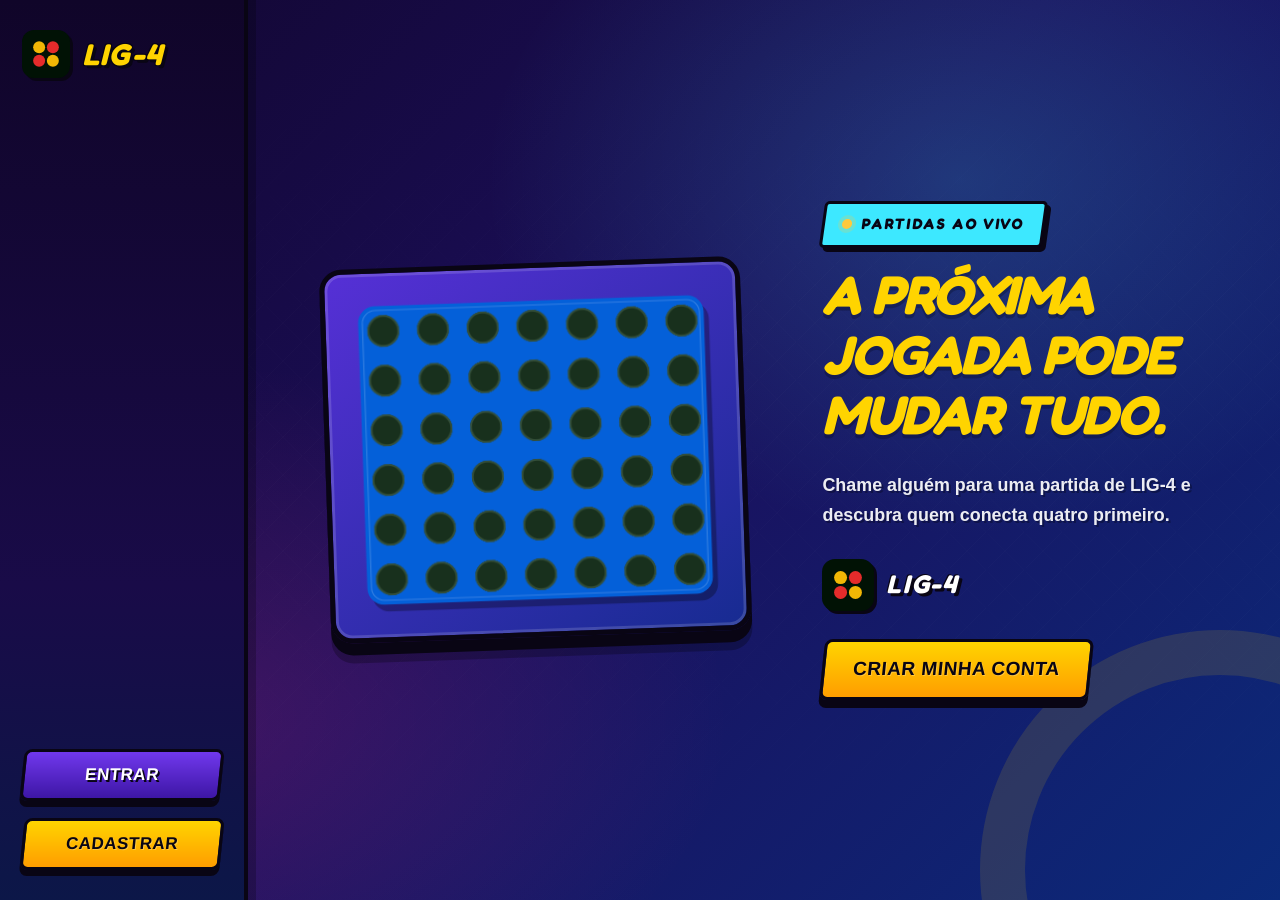
<file: Prototipo-Lig-4-CSSatualizado1/html/t01-boas-vindas.html>
<!doctype html>
<link rel="stylesheet" href="../css/base.css">
<link rel="stylesheet" href="../css/components.css">
<link rel="stylesheet" href="../css/screens/t01-boas-vindas.css">
<link rel="stylesheet" href="../css/theme.css">
<link rel="stylesheet" href="../css/screens/t01-boas-vindas.theme.css">
<html lang="pt-BR">
  <head>
    <meta charset="utf-8">
    <meta name="viewport" content="width=device-width, initial-scale=1">
    <meta name="theme-color" content="#18301D">
    <title>Bem-vindo | LIG-4 Online</title>
    <link rel="stylesheet" href="../css/base.css">
    <link rel="stylesheet" href="../css/components.css">
    <link rel="stylesheet" href="../css/screens/t01-boas-vindas.css">
  </head>
  <body class="welcome-screen">
    <aside class="app-sidebar" aria-label="Navegação principal">
      <a class="app-sidebar__brand" href="./t01-boas-vindas.html" aria-label="LIG-4, página inicial">
        <img class="app-sidebar__logo" src="../assets/images/logo/lig4-mark.svg" alt="">
        <span class="app-sidebar__wordmark">LIG-4</span>
      </a>
      <nav class="app-sidebar__nav" aria-label="Acesso à conta">
        <a class="button button-primary-dark" href="./t02-login.html">Entrar</a>
        <a class="button button-primary-light" href="./t03-cadastro.html">Cadastrar</a>
      </nav>
    </aside>

    <main class="welcome-main">
      <section class="welcome-layout" aria-labelledby="welcome-title">
        <figure class="welcome-board">
          <img
            src="../assets/game/tabuleiro-vazio.svg"
            alt="Tabuleiro decorativo vazio de Connect-4, com sete colunas e seis linhas."
            width="620"
            height="540"
          >
        </figure>

        <div class="welcome-copy">
          <p class="welcome-kicker">PARTIDAS AO VIVO</p>
          <h1 id="welcome-title">A próxima jogada pode mudar tudo.</h1>
          <p class="welcome-description">
            Chame alguém para uma partida de LIG-4 e descubra quem conecta quatro primeiro.
          </p>
          <a class="welcome-brand" href="./t01-boas-vindas.html" aria-label="LIG-4 Online">
            <img src="../assets/images/logo/lig4-mark.svg" alt="" width="52" height="52">
            <span>LIG-4</span>
          </a>
          <a class="button button-primary-light welcome-cta" href="./t03-cadastro.html">
            Criar minha conta
          </a>
        </div>
      </section>
    </main>
  </body>
</html>
</file>
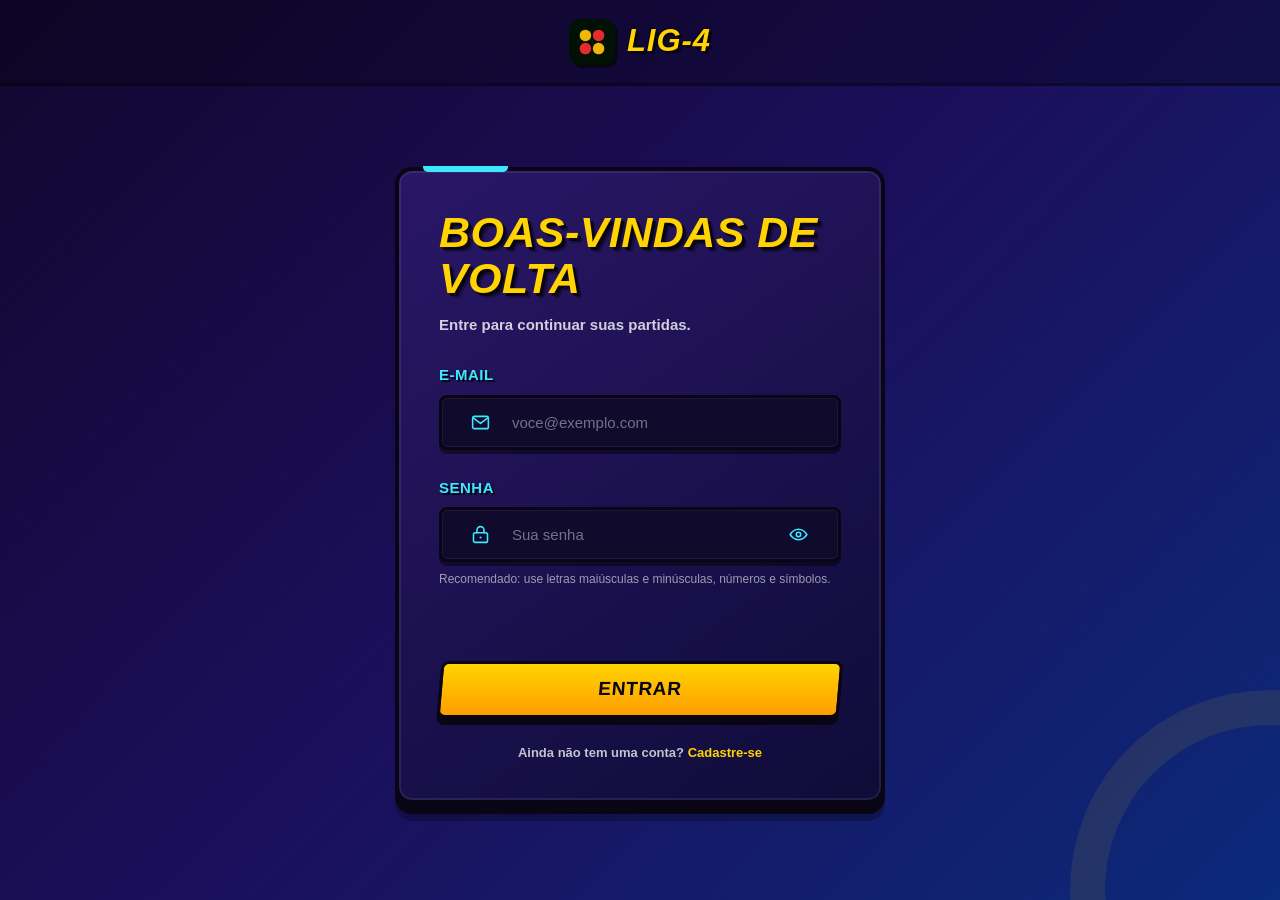
<file: Prototipo-Lig-4-CSSatualizado1/html/t02-login.html>
<!doctype html>
<link rel="stylesheet" href="../css/base.css">
  <link rel="stylesheet" href="../css/components.css">
  <link rel="stylesheet" href="../css/screens/auth.css">
  <link rel="stylesheet" href="../css/theme.css">
  <link rel="stylesheet" href="../css/screens/auth.theme.css">
<script type="module" src="../js/auth-forms.js"></script>
<html lang="pt-BR">
  <head>
    <meta charset="utf-8">
    <meta name="viewport" content="width=device-width, initial-scale=1">
    <meta name="theme-color" content="#18301D">
    <title>Entrar | LIG-4 Online</title>
    <link rel="stylesheet" href="../css/base.css">
    <link rel="stylesheet" href="../css/components.css">
    <link rel="stylesheet" href="../css/screens/auth.css">
    <script type="module" src="../js/auth-forms.js"></script>
  </head>
  <body class="auth-screen">
    <header class="auth-header">
      <a class="auth-brand" href="./t04-home.html" aria-label="LIG-4 Online, página inicial">
        <img src="../assets/images/logo/lig4-mark.svg" alt="">
        <span>LIG-4</span>
      </a>
    </header>

    <main class="auth-main">
      <section class="auth-card" aria-labelledby="login-title">
        <h1 id="login-title">Boas-vindas de volta</h1>
        <p class="auth-intro">Entre para continuar suas partidas.</p>

        <form class="auth-form" data-auth-form="login" novalidate>
          <div class="form-field">
            <label class="form-field__label" for="login-email">E-mail</label>
            <div class="form-field__control">
              <svg class="form-field__icon" viewBox="0 0 24 24" fill="none" aria-hidden="true">
                <rect x="3" y="5" width="18" height="14" rx="2" stroke="currentColor" stroke-width="1.8"/>
                <path d="m4 7 8 6 8-6" stroke="currentColor" stroke-width="1.8" stroke-linecap="round" stroke-linejoin="round"/>
              </svg>
              <input
                id="login-email"
                name="email"
                type="email"
                autocomplete="email"
                inputmode="email"
                placeholder="voce@exemplo.com"
                data-field="email"
                aria-describedby="login-email-error"
                aria-invalid="false"
                required
              >
            </div>
            <p class="form-field__error" id="login-email-error" data-error-for="email" aria-live="polite"></p>
          </div>

          <div class="form-field">
            <label class="form-field__label" for="login-password">Senha</label>
            <div class="form-field__control">
              <svg class="form-field__icon" viewBox="0 0 24 24" fill="none" aria-hidden="true">
                <rect x="4" y="10" width="16" height="11" rx="2" stroke="currentColor" stroke-width="1.8"/>
                <path d="M8 10V7a4 4 0 0 1 8 0v3" stroke="currentColor" stroke-width="1.8" stroke-linecap="round"/>
                <circle cx="12" cy="15.5" r="1.2" fill="currentColor"/>
              </svg>
              <input
                id="login-password"
                name="password"
                type="password"
                autocomplete="current-password"
                placeholder="Sua senha"
                data-field="password"
                aria-describedby="login-password-help login-password-error"
                aria-invalid="false"
                required
              >
              <button
                class="password-toggle"
                type="button"
                data-password-toggle
                aria-label="Mostrar senha"
                aria-controls="login-password"
                aria-pressed="false"
              >
                <svg viewBox="0 0 24 24" fill="none" aria-hidden="true">
                  <path d="M2.5 12s3.4-6 9.5-6 9.5 6 9.5 6-3.4 6-9.5 6-9.5-6-9.5-6Z" stroke="currentColor" stroke-width="1.8"/>
                  <circle cx="12" cy="12" r="2.5" stroke="currentColor" stroke-width="1.8"/>
                </svg>
              </button>
            </div>
            <p class="form-field__help" id="login-password-help">Recomendado: use letras maiúsculas e minúsculas, números e símbolos.</p>
            <p class="form-field__error" id="login-password-error" data-error-for="password" aria-live="polite"></p>
          </div>

          <p class="auth-status" data-auth-status role="status" aria-live="polite"></p>
          <button class="button button-primary-light button--full-width" type="submit">Entrar</button>
        </form>

        <p class="auth-footer">Ainda não tem uma conta? <a href="./t03-cadastro.html">Cadastre-se</a></p>
      </section>
    </main>
  </body>
</html>
</file>
<file: css/base.css>
@import url("./variables.css");
@import url("https://fonts.googleapis.com/css2?family=DM+Sans:wght@400;500;700&display=swap");

*,
*::before,
*::after {
  box-sizing: border-box;
}

html {
  min-width: 320px;
  color-scheme: dark;
  scroll-behavior: smooth;
}

body {
  min-width: 320px;
  min-height: 100vh;
  margin: 0;
  background: var(--color-background);
  color: var(--color-text);
  font-family: system-ui, -apple-system, BlinkMacSystemFont, "Segoe UI", sans-serif;
  line-height: 1.5;
  -webkit-font-smoothing: antialiased;
}

/* Mantém a mesma família tipográfica em todas as telas e componentes. */
body {
  font-family: "DM Sans", "Segoe UI", system-ui, sans-serif !important;
}

body *,
body *::before,
body *::after {
  font-family: inherit !important;
}

button,
input,
select,
textarea {
  font: inherit;
}

button {
  color: inherit;
}

img,
svg {
  display: block;
  max-width: 100%;
}

a {
  color: inherit;
}

:focus-visible {
  outline: 3px solid var(--color-primary);
  outline-offset: 3px;
}

@media (prefers-reduced-motion: reduce) {
  *,
  *::before,
  *::after {
    scroll-behavior: auto !important;
    animation-duration: 0.01ms !important;
    animation-iteration-count: 1 !important;
    transition-duration: 0.01ms !important;
  }
}
</file>
<file: css/components.css>
.button {
  display: inline-flex;
  min-height: 48px;
  align-items: center;
  justify-content: center;
  gap: 0.625rem;
  padding: 0.75rem 1.25rem;
  border: 2px solid transparent;
  border-radius: 6px;
  cursor: pointer;
  font-weight: 700;
  line-height: 1.2;
  text-align: center;
  text-decoration: none;
  transition: background-color 160ms ease, border-color 160ms ease, transform 160ms ease;
}

.button:hover {
  transform: translateY(-1px);
}

.button:active {
  transform: translateY(0);
}

.button-primary-light {
  background: var(--color-primary);
  color: var(--color-primary-text);
}

.button-primary-light:hover {
  background: #ffd13b;
}

.button-primary-dark {
  background: var(--color-button-dark);
  color: var(--color-text);
}

.button-primary-dark:hover {
  border-color: var(--color-primary);
}

.button-secondary {
  background: var(--color-secondary);
  color: var(--color-text);
}

.button--full-width {
  width: 100%;
}

.ui-card {
  border: 1px solid color-mix(in srgb, var(--color-text) 16%, transparent);
  border-radius: 6px;
  background: var(--color-button-dark);
  color: var(--color-text);
}

.ui-banner {
  border-radius: 6px;
  background: var(--color-primary);
  color: var(--color-primary-text);
}

.ui-tab-list {
  display: grid;
  gap: 0.5rem;
}

.ui-tab {
  min-height: 44px;
  padding: 0.625rem 0.875rem;
  border: 1px solid color-mix(in srgb, var(--color-text) 24%, transparent);
  border-radius: 6px;
  background: transparent;
  color: var(--color-text);
  cursor: pointer;
  font-weight: 700;
  text-align: left;
  transition: background-color 160ms ease, border-color 160ms ease, color 160ms ease;
}

.ui-tab[aria-selected="true"] {
  border-color: var(--color-primary);
  background: var(--color-primary);
  color: var(--color-primary-text);
}

.ui-status {
  display: inline-flex;
  min-height: 28px;
  align-items: center;
  padding: 0.25rem 0.625rem;
  border: 1px solid color-mix(in srgb, var(--color-text) 22%, transparent);
  border-radius: 4px;
  color: var(--color-text);
  font-size: 0.8125rem;
  font-weight: 700;
}

.color-picker {
  display: flex;
  flex-wrap: wrap;
  gap: 0.5rem;
}

.color-picker__option {
  display: inline-flex;
  min-height: 42px;
  align-items: center;
  gap: 0.5rem;
  padding: 0.375rem 0.625rem;
  border: 1px solid color-mix(in srgb, var(--color-text) 25%, transparent);
  border-radius: 6px;
  cursor: pointer;
  font-size: 0.875rem;
}

.color-picker__option input {
  width: 1rem;
  height: 1rem;
  margin: 0;
  accent-color: var(--color-primary);
}

.color-picker__swatch {
  width: 1rem;
  height: 1rem;
  flex: 0 0 auto;
  border: 1px solid color-mix(in srgb, var(--color-text) 55%, transparent);
  border-radius: 50%;
  background: var(--swatch-color, var(--color-primary));
}

.color-picker__option:focus-within {
  outline: 3px solid var(--color-primary);
  outline-offset: 3px;
}

.color-picker__option input:checked + .color-picker__swatch {
  outline: 2px solid var(--color-text);
  outline-offset: 2px;
}

.color-picker__swatch[data-color="blue"] { --swatch-color: var(--game-color-blue); }
.color-picker__swatch[data-color="red"] { --swatch-color: var(--game-color-red); }
.color-picker__swatch[data-color="purple"] { --swatch-color: var(--game-color-purple); }
.color-picker__swatch[data-color="green"] { --swatch-color: var(--game-color-green); }
.color-picker__swatch[data-color="orange"] { --swatch-color: var(--game-color-orange); }
.color-picker__swatch[data-color="yellow"] { --swatch-color: var(--game-color-yellow); }
.color-picker__swatch[data-color="brown"] { --swatch-color: var(--game-color-brown); }

.form-field {
  display: grid;
  gap: 0.375rem;
}

.form-field__label {
  font-weight: 650;
}

.form-field__control {
  display: flex;
  min-height: 48px;
  align-items: center;
  gap: 0.75rem;
  padding: 0 0.875rem;
  border: 1px solid rgb(255 255 255 / 44%);
  border-radius: 6px;
  background: rgb(1 18 5 / 42%);
  color: var(--color-text);
}

.form-field__control:focus-within {
  border-color: var(--color-primary);
  outline: 2px solid var(--color-primary);
  outline-offset: 2px;
}

.form-field__control input {
  width: 100%;
  min-width: 0;
  padding: 0.7rem 0;
  border: 0;
  outline: 0;
  background: transparent;
  color: inherit;
}

.form-field__control input::placeholder {
  color: rgb(255 255 255 / 68%);
}

.form-field__icon {
  width: 1.25rem;
  height: 1.25rem;
  flex: 0 0 auto;
  color: currentColor;
}

.form-field__help {
  margin: 0;
  color: rgb(255 255 255 / 78%);
  font-size: 0.875rem;
}

.form-field__error {
  min-height: 1.25em;
  margin: 0;
  color: #ffb7b7;
  font-size: 0.875rem;
}

.app-sidebar {
  position: fixed;
  z-index: 2;
  inset: 0 auto 0 0;
  display: flex;
  width: 248px;
  flex-direction: column;
  align-items: stretch;
  gap: 2rem;
  padding: 1.5rem;
  border-right: 1px solid rgb(255 255 255 / 14%);
  background: var(--color-button-dark);
}

.app-sidebar__brand {
  display: inline-flex;
  align-items: center;
  gap: 0.75rem;
  color: inherit;
  text-decoration: none;
}

.app-sidebar__logo {
  width: 48px;
  height: 48px;
  object-fit: contain;
}

.app-sidebar__nav {
  display: grid;
  gap: 0.75rem;
  margin-top: auto;
}

.app-sidebar__link {
  display: flex;
  min-height: 44px;
  align-items: center;
  padding: 0.625rem 0.75rem;
  border: 1px solid transparent;
  border-radius: 6px;
  background: transparent;
  color: var(--color-text);
  cursor: pointer;
  font-weight: 650;
  text-decoration: none;
  transition: background-color 160ms ease, border-color 160ms ease;
}

.app-sidebar__link:hover {
  border-color: color-mix(in srgb, var(--color-text) 24%, transparent);
}

.app-sidebar__link[aria-current="page"] {
  background: var(--color-primary);
  color: var(--color-primary-text);
}

.app-sidebar--global .app-sidebar__nav {
  margin-top: 1.5rem;
}

.app-sidebar__footer {
  margin-top: auto;
}

@media (max-width: 700px) {
  .app-sidebar {
    position: relative;
    inset: auto;
    width: 100%;
    min-height: 76px;
    flex-direction: row;
    align-items: center;
    justify-content: space-between;
    gap: 1rem;
    padding: 0.75rem 1rem;
    border-right: 0;
    border-bottom: 1px solid rgb(255 255 255 / 14%);
  }

  .app-sidebar__logo {
    width: 40px;
    height: 40px;
  }

  .app-sidebar__nav {
    display: flex;
    gap: 0.5rem;
    margin-top: 0;
  }

  .app-sidebar__nav .button {
    min-height: 42px;
    padding: 0.625rem 0.75rem;
  }

  .app-sidebar--global {
    position: sticky;
    inset: auto;
    top: 0;
    z-index: 10;
    display: grid;
    width: 100%;
    min-height: 0;
    grid-template-columns: minmax(0, 1fr) auto;
    grid-template-areas:
      "brand footer"
      "nav nav";
    align-items: center;
    gap: 0.75rem;
    padding: 0.75rem 1rem;
  }

  .app-sidebar.app-sidebar--global {
    width: 100%;
  }

  .app-sidebar--global .app-sidebar__brand {
    grid-area: brand;
  }

  .app-sidebar--global .app-sidebar__nav {
    grid-area: nav;
    display: flex;
    min-width: 0;
    gap: clamp(0.0625rem, 0.5vw, 0.375rem);
    margin: 0;
    overflow: hidden;
  }

  .app-sidebar--global .app-sidebar__link {
    min-height: 40px;
    min-width: 0;
    flex: 1 1 0;
    justify-content: center;
    padding: 0.5rem clamp(0rem, 0.5vw, 0.5rem);
    font-size: clamp(0.4rem, 2.5vw, 0.875rem);
    white-space: nowrap;
  }

  .app-sidebar--global .app-sidebar__footer {
    grid-area: footer;
    align-self: center;
    justify-self: end;
    margin: 0;
  }
}

/* Menu de seleção visual unificado (sala e loja).
   O select nativo continua funcional, porém não é desenhado por cima. */
.game-select { position: relative; width: 100%; min-width: 0; }
.game-select__native {
  position: absolute !important; width: 1px !important; height: 1px !important;
  opacity: 0 !important; pointer-events: none !important; padding: 0 !important;
  border: 0 !important; overflow: hidden !important;
}
.game-select__trigger {
  display: flex; align-items: center; justify-content: space-between;
  width: 100%; min-height: 44px; padding: 9px 13px; text-align: left;
  background: #F2B705; color: #000; border: 1px solid #F2B705;
  border-radius: 10px; font: inherit; font-weight: 700; cursor: pointer;
}
.game-select__trigger::after { content: ""; width: 8px; height: 8px;
  border-right: 2px solid currentColor; border-bottom: 2px solid currentColor;
  transform: rotate(45deg); margin: -4px 3px 0 12px; }
.game-select--open .game-select__trigger::after { transform: rotate(225deg); margin-top: 4px; }
.game-select__trigger:focus-visible, .game-select__option:focus-visible {
  outline: 2px solid #F2B705; outline-offset: 3px;
}
.game-select__list[hidden] { display: none !important; }
.game-select__list {
  position: absolute; z-index: 100; top: calc(100% + 5px); left: 0; right: 0;
  padding: 5px; background: #18301D; border: 1px solid #F2B705;
  border-radius: 10px; box-shadow: 0 10px 26px #0009;
  max-height: 260px; overflow-y: auto;
}
.game-select__option {
  display: block; width: 100%; padding: 11px 12px; border: 0;
  border-radius: 6px; background: transparent; color: #fff;
  text-align: left; font: inherit; cursor: pointer;
}
.game-select__option:hover, .game-select__option--active,
.game-select__option:focus-visible { background: #07190E; color: #fff; }
.game-select__option[aria-selected="true"] { font-weight: 700; }
.game-select__option:disabled { opacity: .5; cursor: not-allowed; }

.music-control {
  position: fixed;
  z-index: 20;
  top: 50%;
  right: 0;
  transform: translateY(-50%);
}

.music-control[hidden] {
  display: none;
}

.music-control__launcher {
  display: grid;
  width: 38px;
  min-height: 100px;
  place-items: center;
  gap: 0.5rem;
  padding: 0.6rem 0.35rem;
  border: 1px solid rgb(255 255 255 / 18%);
  border-right: 0;
  border-radius: 10px 0 0 10px;
  background: rgb(1 18 5 / 76%);
  color: rgb(255 255 255 / 82%);
  cursor: pointer;
  opacity: 0.78;
  transition: opacity 160ms ease, background-color 160ms ease;
}

.music-control__launcher span {
  writing-mode: vertical-rl;
  transform: rotate(180deg);
  font-size: 0.7rem;
  font-weight: 650;
}

.music-control__launcher:hover,
.music-control__launcher:focus-visible {
  background: rgb(1 18 5 / 96%);
  opacity: 1;
}

.music-control__launcher svg {
  width: 20px;
  height: 20px;
}

.music-control__panel {
  position: absolute;
  top: 50%;
  right: calc(100% + 0.5rem);
  display: grid;
  width: min(210px, calc(100vw - 3.5rem));
  gap: 0.5rem;
  padding: 0.65rem;
  border: 1px solid rgb(255 255 255 / 20%);
  border-radius: 9px;
  background: rgb(1 18 5 / 94%);
  box-shadow: 0 6px 24px rgb(0 0 0 / 30%);
  color: #fff;
  transform: translateY(-50%);
}

.music-control__panel[hidden] {
  display: none;
}

.music-control__header {
  display: flex;
  align-items: center;
  justify-content: space-between;
  gap: 0.75rem;
  font-size: 0.875rem;
}

.music-control__title {
  margin-right: auto;
}

.music-control__volume {
  color: rgb(255 255 255 / 76%);
  font-variant-numeric: tabular-nums;
}

.music-control__close {
  display: grid;
  width: 26px;
  height: 26px;
  place-items: center;
  padding: 0;
  border: 0;
  border-radius: 5px;
  background: transparent;
  color: rgb(255 255 255 / 72%);
  cursor: pointer;
  font-size: 1.25rem;
  line-height: 1;
}

.music-control__close:hover {
  background: rgb(255 255 255 / 12%);
  color: #fff;
}

.music-control__toggle {
  min-height: 32px;
  padding: 0.35rem 0.55rem;
  border: 1px solid rgb(255 255 255 / 28%);
  border-radius: 5px;
  background: rgb(255 255 255 / 10%);
  color: inherit;
  cursor: pointer;
  font-size: 0.8125rem;
  font-weight: 650;
}

.music-control__toggle:hover {
  background: rgb(255 255 255 / 18%);
}

.music-control__hide {
  min-height: 30px;
  padding: 0.3rem 0.5rem;
  border: 0;
  border-radius: 5px;
  background: transparent;
  color: rgb(255 255 255 / 68%);
  cursor: pointer;
  font-size: 0.75rem;
  text-align: center;
}

.music-control__hide:hover {
  background: rgb(255 255 255 / 10%);
  color: #fff;
}

.music-control__slider {
  width: 100%;
  margin: 0;
  accent-color: var(--color-primary, #f2b705);
  cursor: pointer;
}

@media (max-width: 700px) {
  .music-control {
    right: 0;
  }

  .music-control__launcher {
    width: 34px;
    min-height: 90px;
  }
}
</file>
<file: css/screens/t01-boas-vindas.css>
/* =========================================================
   LIG-4 ONLINE — TELA DE BOAS-VINDAS
   Identidade visual Battle Royale
   ========================================================= */

.welcome-screen {
  --h-bg-1: #12062e;
  --h-bg-2: #1b0f5c;
  --h-bg-3: #0b2a7a;
  --h-yellow: #ffd400;
  --h-yellow-2: #ff9d00;
  --h-cyan: #3de8ff;
  --h-purple: #8b3dff;
  --h-pink: #ff3d9a;
  --h-black: #090514;
  --h-white: #ffffff;

  min-height: 100vh;
  overflow-x: hidden;
  color: var(--h-white);
  background:
    radial-gradient(ellipse at 75% 20%, rgba(61, 232, 255, .18), transparent 35%),
    radial-gradient(ellipse at 15% 80%, rgba(255, 61, 154, .16), transparent 35%),
    linear-gradient(135deg, var(--h-bg-1), var(--h-bg-2) 48%, var(--h-bg-3));
  font-family: "Lilita One", Impact, sans-serif;
  position: relative;
}

/* Textura de fundo */

.welcome-screen::before {
  content: "";
  position: fixed;
  inset: 0;
  pointer-events: none;
  opacity: .12;
  background-image:
    linear-gradient(135deg, transparent 46%, rgba(255,255,255,.18) 47%, transparent 49%),
    linear-gradient(45deg, transparent 46%, rgba(255,255,255,.12) 47%, transparent 49%);
  background-size: 38px 38px;
  z-index: 0;
}

.welcome-screen::after {
  content: "";
  position: fixed;
  width: 480px;
  height: 480px;
  right: -180px;
  bottom: -210px;
  border: 45px solid rgba(255, 212, 0, .12);
  border-radius: 50%;
  pointer-events: none;
  z-index: 0;
}

/* =========================================================
   SIDEBAR
   ========================================================= */

.welcome-screen .app-sidebar {
  position: fixed;
  inset: 0 auto 0 0;
  z-index: 10;
  width: 248px;
  padding: 30px 22px;
  display: flex;
  flex-direction: column;
  justify-content: space-between;
  background: linear-gradient(180deg, #100529, #190b48 65%, #0c1748);
  border-right: 4px solid var(--h-black);
  box-shadow: 8px 0 0 rgba(0, 0, 0, .22);
}

.welcome-screen .app-sidebar__brand {
  display: flex;
  align-items: center;
  gap: 12px;
  color: var(--h-yellow);
  text-decoration: none;
  font-size: 30px;
  font-style: italic;
  font-weight: 900;
  letter-spacing: 1px;
  text-shadow:
    3px 3px 0 var(--h-black),
    -1px -1px 0 var(--h-black),
    1px -1px 0 var(--h-black),
    -1px 1px 0 var(--h-black);
}

.welcome-screen .app-sidebar__logo {
  width: 48px;
  height: 48px;
  object-fit: contain;
  filter: drop-shadow(3px 3px 0 var(--h-black));
}

.welcome-screen .app-sidebar__nav {
  display: flex;
  flex-direction: column;
  gap: 16px;
}

/* =========================================================
   BOTÕES
   ========================================================= */

.welcome-screen .button {
  min-height: 52px;
  padding: 13px 20px;
  display: inline-flex;
  align-items: center;
  justify-content: center;
  border: 3px solid var(--h-black);
  border-radius: 8px;
  font-family: inherit;
  font-size: 17px;
  font-weight: 900;
  text-transform: uppercase;
  text-decoration: none;
  letter-spacing: .5px;
  cursor: pointer;
  transform: skewX(-6deg);
  transition:
    transform .16s ease,
    filter .16s ease,
    box-shadow .16s ease;
}

.welcome-screen .button:hover {
  transform: skewX(-6deg) translateY(-4px);
  filter: brightness(1.12);
}

.welcome-screen .button:active {
  transform: skewX(-6deg) translateY(2px);
}

.welcome-screen .button-primary-dark {
  color: var(--h-white);
  background: linear-gradient(180deg, #7138ed, #3d16a5);
  box-shadow: 0 6px 0 var(--h-black);
  text-shadow: 2px 2px 0 var(--h-black);
}

.welcome-screen .button-primary-light {
  color: var(--h-black);
  background: linear-gradient(180deg, var(--h-yellow), var(--h-yellow-2));
  box-shadow: 0 6px 0 var(--h-black);
  text-shadow: 1px 1px 0 rgba(255,255,255,.25);
}

/* =========================================================
   CONTEÚDO PRINCIPAL
   ========================================================= */

.welcome-screen .welcome-main {
  min-height: 100vh;
  margin-left: 248px;
  padding: 55px clamp(28px, 6vw, 100px);
  display: flex;
  align-items: center;
  justify-content: center;
  position: relative;
  z-index: 1;
}

.welcome-screen .welcome-layout {
  width: min(1280px, 100%);
  display: grid;
  grid-template-columns: minmax(0, 1.05fr) minmax(0, .95fr);
  align-items: center;
  gap: clamp(35px, 6vw, 90px);
}

/* =========================================================
   TABULEIRO
   ========================================================= */

.welcome-screen .welcome-board {
  position: relative;
  margin: 0;
  padding: 22px;
  display: flex;
  align-items: center;
  justify-content: center;
  background: linear-gradient(145deg, #5630d6, #172b91);
  border: 5px solid var(--h-black);
  border-radius: 22px;
  box-shadow:
    0 12px 0 var(--h-black),
    0 20px 0 rgba(0, 0, 0, .25),
    inset 0 0 0 3px rgba(255,255,255,.15);
  transform: rotate(-2deg);
  transition: transform .25s ease;
}

.welcome-screen .welcome-board:hover {
  transform: rotate(0deg) scale(1.025);
}

.welcome-screen .welcome-board::before {
  content: "LIG-4 ARENA";
  position: absolute;
  top: -22px;
  left: 25px;
  padding: 7px 18px;
  color: var(--h-black);
  background: var(--h-yellow);
  border: 3px solid var(--h-black);
  border-radius: 6px;
  font-size: 17px;
  font-style: italic;
  transform: skewX(-8deg);
  box-shadow: 3px 4px 0 var(--h-black);
  z-index: 2;
}

.welcome-screen .welcome-board img {
  display: block;
  width: 100%;
  max-width: 620px;
  height: auto;
  object-fit: contain;
  filter: drop-shadow(5px 7px 0 rgba(0,0,0,.3));
}

/* =========================================================
   TEXTO DE APRESENTAÇÃO
   ========================================================= */

.welcome-screen .welcome-copy {
  display: flex;
  flex-direction: column;
  align-items: flex-start;
  position: relative;
}

.welcome-screen .welcome-kicker {
  margin: 0 0 18px;
  padding: 9px 17px;
  color: var(--h-black);
  background: var(--h-cyan);
  border: 3px solid var(--h-black);
  border-radius: 5px;
  box-shadow: 4px 4px 0 var(--h-black);
  font-size: 15px;
  font-weight: 900;
  letter-spacing: 2px;
  transform: skewX(-8deg);
}

.welcome-screen .welcome-copy h1 {
  max-width: 680px;
  margin: 0;
  color: var(--h-yellow);
  font-size: clamp(46px, 5.5vw, 76px);
  font-weight: 900;
  font-style: italic;
  line-height: .98;
  letter-spacing: -1.5px;
  text-transform: uppercase;
  text-shadow:
    4px 4px 0 var(--h-black),
    7px 7px 0 rgba(0,0,0,.35);
}

.welcome-screen .welcome-description {
  max-width: 520px;
  margin: 25px 0 28px;
  color: rgba(255,255,255,.92);
  font-family: Arial, sans-serif;
  font-size: clamp(16px, 1.4vw, 19px);
  font-weight: 600;
  line-height: 1.7;
  text-shadow: 2px 2px 0 rgba(0,0,0,.3);
}

/* =========================================================
   MARCA E CHAMADA PARA AÇÃO
   ========================================================= */

.welcome-screen .welcome-brand {
  display: flex;
  align-items: center;
  gap: 12px;
  margin-bottom: 28px;
  color: var(--h-white);
  text-decoration: none;
  font-size: 27px;
  font-style: italic;
  font-weight: 900;
  text-shadow:
    3px 3px 0 var(--h-black),
    -1px -1px 0 var(--h-black);
  transition: transform .2s ease;
}

.welcome-screen .welcome-brand:hover {
  transform: translateX(5px);
}

.welcome-screen .welcome-brand img {
  width: 52px;
  height: 52px;
  object-fit: contain;
  filter: drop-shadow(3px 3px 0 var(--h-black));
}

.welcome-screen .welcome-cta {
  min-width: 230px;
  min-height: 60px;
  padding: 16px 28px;
  font-size: 19px;
  box-shadow: 0 8px 0 var(--h-black);
}

.welcome-screen .welcome-cta:hover {
  box-shadow: 0 11px 0 var(--h-black);
}

/* =========================================================
   ACESSIBILIDADE
   ========================================================= */

.welcome-screen a:focus-visible {
  outline: 4px solid var(--h-cyan);
  outline-offset: 6px;
}

/* =========================================================
   RESPONSIVIDADE
   ========================================================= */

@media (max-width: 1050px) {
  .welcome-screen .welcome-main {
    padding: 45px 35px;
  }

  .welcome-screen .welcome-layout {
    gap: 35px;
  }

  .welcome-screen .welcome-copy h1 {
    font-size: clamp(40px, 5vw, 60px);
  }

  .welcome-screen .welcome-board {
    padding: 15px;
  }
}

@media (max-width: 760px) {
  .welcome-screen .app-sidebar {
    position: relative;
    width: 100%;
    min-height: auto;
    padding: 14px 20px;
    flex-direction: row;
    align-items: center;
    gap: 20px;
    border-right: 0;
    border-bottom: 4px solid var(--h-black);
    box-shadow: 0 5px 0 rgba(0,0,0,.2);
  }

  .welcome-screen .app-sidebar__brand {
    font-size: 24px;
  }

  .welcome-screen .app-sidebar__logo {
    width: 38px;
    height: 38px;
  }

  .welcome-screen .app-sidebar__nav {
    flex-direction: row;
    gap: 10px;
  }

  .welcome-screen .app-sidebar .button {
    min-height: 42px;
    padding: 9px 13px;
    font-size: 13px;
  }

  .welcome-screen .welcome-main {
    min-height: auto;
    margin-left: 0;
    padding: 65px 24px 55px;
  }

  .welcome-screen .welcome-layout {
    grid-template-columns: 1fr;
    gap: 55px;
    max-width: 600px;
  }

  .welcome-screen .welcome-board {
    width: min(100%, 500px);
    margin: 0 auto;
    order: 1;
  }

  .welcome-screen .welcome-copy {
    align-items: center;
    text-align: center;
    order: 2;
  }

  .welcome-screen .welcome-copy h1 {
    font-size: clamp(42px, 9vw, 65px);
  }

  .welcome-screen .welcome-description {
    margin: 20px auto 25px;
  }

  .welcome-screen .welcome-brand {
    justify-content: center;
  }
}

@media (max-width: 440px) {
  .welcome-screen .app-sidebar {
    padding: 12px;
  }

  .welcome-screen .app-sidebar__brand {
    gap: 7px;
    font-size: 20px;
  }

  .welcome-screen .app-sidebar__logo {
    width: 32px;
    height: 32px;
  }

  .welcome-screen .app-sidebar__nav {
    gap: 7px;
  }

  .welcome-screen .app-sidebar .button {
    min-height: 38px;
    padding: 7px 10px;
    font-size: 11px;
  }

  .welcome-screen .welcome-main {
    padding: 50px 18px 40px;
  }

  .welcome-screen .welcome-layout {
    gap: 42px;
  }

  .welcome-screen .welcome-board {
    padding: 10px;
    border-width: 4px;
  }

  .welcome-screen .welcome-board::before {
    top: -19px;
    left: 15px;
    font-size: 13px;
  }

  .welcome-screen .welcome-copy h1 {
    font-size: 40px;
  }

  .welcome-screen .welcome-description {
    font-size: 15px;
  }

  .welcome-screen .welcome-cta {
    width: 100%;
    min-width: 0;
  }
}

@media (prefers-reduced-motion: reduce) {
  .welcome-screen *,
  .welcome-screen *::before,
  .welcome-screen *::after {
    scroll-behavior: auto !important;
    animation-duration: .01ms !important;
    animation-iteration-count: 1 !important;
    transition-duration: .01ms !important;
  }
}
/* Remove efeitos amarelos decorativos sobre o tabuleiro */
.welcome-screen .welcome-board::before {
  box-shadow: 3px 4px 0 #090514;
  filter: none;
}

.welcome-screen .welcome-board img {
  filter: drop-shadow(5px 7px 0 rgba(0, 0, 0, .3));
}
.welcome-screen .welcome-board::before {
  display: none !important;
}
</file>
<file: css/theme.css>
@import url("https://fonts.googleapis.com/css2?family=DM+Sans:wght@400;500;700&family=Fredoka:wght@500;600;700&display=swap");

/* =====================================================================
   LIG-4 · TEMA COMPARTILHADO
   Carregue DEPOIS de base.css e components.css, em TODAS as telas.
   Só estiliza (não mexe em layout nem em JS).

   PADRÃO DO TEMA
   - Fundo: verde-floresta #18301D com brilhos amarelo/azul e grade de "fichas".
   - Fichas (cores de destaque): amarelo #FFC93C, vermelho #FF5A5F, azul #4DA3FF.
   - Fontes: Fredoka (títulos, botões) + DM Sans (texto).
   - Raios: 10 / 16 / 24 px. Sombras suaves e escuras.
   - Movimento: botões sobem e dão zoom no hover, brilho que passa, "afundam" ao clicar.
     Links da sidebar deslizam 4px. Um único momento de entrada por tela.
   - Foco visível: contorno amarelo. prefers-reduced-motion respeitado.
   ===================================================================== */

:root {
  --lig-bg-900: #0f2014;
  --lig-bg-800: #18301d;
  --lig-bg-700: #21422a;
  --lig-bg-600: #2d5a39;
  --lig-ink: #f3f8ef;
  --lig-ink-soft: #b9cdb8;
  --lig-disc-yellow: #ffc93c;
  --lig-disc-red: #ff5a5f;
  --lig-disc-blue: #4da3ff;
  --lig-accent: var(--lig-disc-yellow);

  --lig-radius-sm: 10px;
  --lig-radius-md: 16px;
  --lig-radius-lg: 24px;

  --lig-shadow-1: 0 6px 16px rgba(0, 0, 0, 0.25);
  --lig-shadow-2: 0 16px 36px rgba(0, 0, 0, 0.38);

  --lig-ease: cubic-bezier(0.22, 1, 0.36, 1);
  --lig-ease-bounce: cubic-bezier(0.34, 1.56, 0.64, 1);

  --lig-font-display: "Fredoka", "Segoe UI", system-ui, sans-serif;
  --lig-font-body: "DM Sans", "Segoe UI", system-ui, sans-serif;
}

/* ---------- Fundo ---------- */
body {
  font-family: var(--lig-font-body);
  color: var(--lig-ink);
  background:
    radial-gradient(900px 500px at 85% -10%, rgba(255, 201, 60, 0.13), transparent 60%),
    radial-gradient(700px 500px at -10% 110%, rgba(77, 163, 255, 0.15), transparent 60%),
    var(--lig-bg-800);
  background-attachment: fixed;
}

/* Grade de fichas ao fundo, esmaecida nas bordas */
body::before {
  content: "";
  position: fixed;
  inset: 0;
  z-index: -1;
  pointer-events: none;
  background-image: radial-gradient(circle, rgba(255, 255, 255, 0.07) 0 9px, transparent 10px);
  background-size: 44px 44px;
  -webkit-mask-image: linear-gradient(to bottom, transparent, #000 35%, #000 65%, transparent);
  mask-image: linear-gradient(to bottom, transparent, #000 35%, #000 65%, transparent);
}

h1, h2, h3 {
  font-family: var(--lig-font-display);
  letter-spacing: 0.01em;
}

/* ---------- Sidebar global ---------- */
.app-sidebar--global {
  background: linear-gradient(180deg, rgba(15, 32, 20, 0.94), rgba(24, 48, 29, 0.94));
  -webkit-backdrop-filter: blur(10px);
  backdrop-filter: blur(10px);
  border-right: 1px solid rgba(255, 255, 255, 0.08);
  box-shadow: 8px 0 32px rgba(0, 0, 0, 0.25);
}

.app-sidebar__logo {
  transition: transform 0.5s var(--lig-ease-bounce);
}
.app-sidebar__brand:hover .app-sidebar__logo {
  transform: rotate(-14deg) scale(1.14);
}
.app-sidebar__wordmark {
  font-family: var(--lig-font-display);
  font-weight: 700;
  letter-spacing: 0.04em;
}

.app-sidebar__link {
  font-family: var(--lig-font-body);
  font-weight: 500;
  color: var(--lig-ink-soft);
  border-radius: var(--lig-radius-sm);
  transition:
    transform 0.25s var(--lig-ease),
    background-color 0.25s ease,
    color 0.25s ease,
    box-shadow 0.25s ease;
}
.app-sidebar__link:hover {
  color: var(--lig-ink);
  background-color: rgba(255, 255, 255, 0.08);
  transform: translateX(4px);
}
.app-sidebar__link[aria-current="page"] {
  color: var(--lig-accent);
  background-color: rgba(255, 201, 60, 0.14);
  box-shadow: inset 3px 0 0 var(--lig-accent);
}
.app-sidebar__footer .app-sidebar__link {
  cursor: pointer;
  font: inherit;
}
.app-sidebar__footer .app-sidebar__link:hover {
  color: #ffc4c6;
  background-color: rgba(255, 90, 95, 0.18);
}
.app-sidebar__link:active {
  transform: translateX(2px) scale(0.98);
}

/* ---------- Botões ---------- */
.button {
  position: relative;
  overflow: hidden;
  cursor: pointer;
  font-family: var(--lig-font-display);
  font-weight: 600;
  border-radius: var(--lig-radius-md);
  transition:
    transform 0.3s var(--lig-ease-bounce),
    box-shadow 0.3s ease,
    filter 0.3s ease;
}

/* Brilho que atravessa o botão no hover */
.button::after {
  content: "";
  position: absolute;
  inset: 0;
  pointer-events: none;
  background: linear-gradient(110deg, transparent 30%, rgba(255, 255, 255, 0.35) 50%, transparent 70%);
  transform: translateX(-120%);
  transition: transform 0.7s var(--lig-ease);
}
.button:not(:disabled):hover::after {
  transform: translateX(120%);
}

.button:not(:disabled):hover {
  transform: translateY(-3px) scale(1.02);
  box-shadow: var(--lig-shadow-2);
}
.button:not(:disabled):active {
  transform: translateY(0) scale(0.97);
  box-shadow: var(--lig-shadow-1);
}
.button:focus-visible,
.app-sidebar__link:focus-visible,
.ui-tab:focus-visible {
  outline: 3px solid var(--lig-accent);
  outline-offset: 3px;
}
.button:disabled {
  opacity: 0.55;
  cursor: not-allowed;
}

.button-primary-light {
  color: #12301a;
  background: linear-gradient(135deg, #f6ffef, #cdedb8);
  box-shadow: var(--lig-shadow-1), inset 0 -3px 0 rgba(18, 48, 26, 0.12);
}
.button-primary-dark {
  color: var(--lig-ink);
  background: linear-gradient(135deg, var(--lig-bg-600), var(--lig-bg-700));
  box-shadow: var(--lig-shadow-1), inset 0 0 0 1px rgba(255, 255, 255, 0.14);
}

/* ---------- Cards e abas ---------- */
.ui-card {
  background: rgba(255, 255, 255, 0.06);
  border: 1px solid rgba(255, 255, 255, 0.1);
  border-radius: var(--lig-radius-lg);
  box-shadow: var(--lig-shadow-1);
  -webkit-backdrop-filter: blur(8px);
  backdrop-filter: blur(8px);
  transition: transform 0.35s var(--lig-ease), box-shadow 0.35s ease;
}
.ui-card:hover {
  transform: translateY(-4px);
  box-shadow: var(--lig-shadow-2);
}

.ui-tab {
  font-family: var(--lig-font-display);
  cursor: pointer;
  transition: transform 0.25s var(--lig-ease-bounce), background-color 0.25s ease, color 0.25s ease;
}
.ui-tab:hover {
  transform: translateY(-2px);
}

/* ---------- Formulários ---------- */
.form-field__control {
  border-radius: var(--lig-radius-sm);
  transition: box-shadow 0.25s ease, transform 0.25s var(--lig-ease);
}
.form-field__control:focus-within {
  box-shadow: 0 0 0 3px rgba(255, 201, 60, 0.4);
  transform: translateY(-1px);
}
.form-field__error {
  color: #ffb3b5;
}

/* ---------- Movimento reduzido ---------- */
@media (prefers-reduced-motion: reduce) {
  *,
  *::before,
  *::after {
    animation-duration: 0.01ms !important;
    animation-iteration-count: 1 !important;
    animation-delay: 0s !important;
    transition-duration: 0.01ms !important;
  }
  .button::after {
    display: none;
  }
}
</file>
<file: css/screens/t01-boas-vindas.theme.css>
/* =====================================================================
   LIG-4 · BOAS-VINDAS (t01) — carregar depois de ../theme.css
   Requer class="welcome-screen" no <body>.
   Entrada única: o tabuleiro surge e o texto sobe em sequência.
   ===================================================================== */

@keyframes lig-rise {
  from { opacity: 0; transform: translateY(20px); }
  to   { opacity: 1; transform: none; }
}
@keyframes lig-board-in {
  from { opacity: 0; transform: translateY(40px) rotate(-3deg) scale(0.94); }
  to   { opacity: 1; transform: none; }
}

/* Sidebar (nesta tela não tem o modificador --global) */
.welcome-screen .app-sidebar {
  background: linear-gradient(180deg, rgba(15, 32, 20, 0.94), rgba(24, 48, 29, 0.94));
  -webkit-backdrop-filter: blur(10px);
  backdrop-filter: blur(10px);
  border-right: 1px solid rgba(255, 255, 255, 0.08);
  box-shadow: 8px 0 32px rgba(0, 0, 0, 0.25);
}

/* Tabuleiro */
.welcome-screen .welcome-board {
  position: relative;
  animation: lig-board-in 0.9s var(--lig-ease) backwards;
}
.welcome-screen .welcome-board::before {
  content: "";
  position: absolute;
  inset: 8% 6%;
  z-index: -1;
  border-radius: 50%;
  background: radial-gradient(circle, rgba(255, 201, 60, 0.28), rgba(77, 163, 255, 0.14) 55%, transparent 72%);
  filter: blur(36px);
}
.welcome-screen .welcome-board img {
  max-width: 100%;
  height: auto;
  filter: drop-shadow(0 24px 36px rgba(0, 0, 0, 0.5));
  transition: transform 0.6s var(--lig-ease-bounce);
}
.welcome-screen .welcome-board:hover img {
  transform: scale(1.04) rotate(-1.5deg);
}

/* Texto */
.welcome-screen .welcome-copy > * {
  animation: lig-rise 0.6s var(--lig-ease) backwards;
}
.welcome-screen .welcome-copy > :nth-child(1) { animation-delay: 0.5s; }
.welcome-screen .welcome-copy > :nth-child(2) { animation-delay: 0.62s; }
.welcome-screen .welcome-copy > :nth-child(3) { animation-delay: 0.74s; }
.welcome-screen .welcome-copy > :nth-child(4) { animation-delay: 0.86s; }
.welcome-screen .welcome-copy > :nth-child(5) { animation-delay: 1s; }

.welcome-screen .welcome-kicker {
  display: inline-flex;
  align-items: center;
  gap: 10px;
  padding: 6px 14px;
  border-radius: 999px;
  font-family: var(--lig-font-display);
  font-weight: 500;
  color: var(--lig-accent);
  background: rgba(255, 201, 60, 0.14);
  border: 1px solid rgba(255, 201, 60, 0.3);
}
.welcome-screen .welcome-kicker::before {
  content: "";
  width: 10px;
  height: 10px;
  border-radius: 50%;
  background: var(--lig-accent);
  box-shadow: 0 0 0 4px rgba(255, 201, 60, 0.22);
}

.welcome-screen #welcome-title {
  font-size: clamp(2rem, 4.4vw, 3.4rem);
  font-weight: 700;
  line-height: 1.1;
  text-shadow: 0 4px 0 rgba(0, 0, 0, 0.22);
}

.welcome-screen .welcome-description {
  max-width: 46ch;
  font-size: 1.1rem;
  line-height: 1.6;
  color: var(--lig-ink-soft);
}

.welcome-screen .welcome-brand {
  display: inline-flex;
  align-items: center;
  gap: 12px;
  text-decoration: none;
  color: var(--lig-ink);
  transition: transform 0.3s var(--lig-ease);
}
.welcome-screen .welcome-brand img {
  filter: drop-shadow(0 8px 12px rgba(0, 0, 0, 0.4));
  transition: transform 0.5s var(--lig-ease-bounce);
}
.welcome-screen .welcome-brand:hover img {
  transform: rotate(-14deg) scale(1.12);
}
.welcome-screen .welcome-brand span {
  font-family: var(--lig-font-display);
  font-size: 1.6rem;
  font-weight: 700;
  letter-spacing: 0.06em;
}

.welcome-screen .welcome-cta {
  display: inline-flex;
  align-items: center;
  justify-content: center;
  padding: 16px 34px;
  font-size: 1.15rem;
  text-decoration: none;
  border-radius: var(--lig-radius-lg);
}
.welcome-screen .welcome-cta:hover {
  transform: translateY(-4px) scale(1.05);
}
</file>
<file: css/screens/auth.css>
.auth-screen {
  min-height: 100vh;
  background-color: var(--color-background);
  background-image: linear-gradient(125deg, #18301D, #1D3923);
  background-repeat: no-repeat;
  background-size: cover;
}

.auth-header {
  position: relative;
  display: flex;
  min-height: 104px;
  align-items: center;
  justify-content: center;
  padding: 1rem;
}

.auth-brand {
  display: inline-flex;
  align-items: center;
  gap: 0.75rem;
  color: var(--color-text);
  font-size: 1.375rem;
  font-weight: 800;
  text-decoration: none;
}

.auth-brand img {
  width: 48px;
  height: 48px;
}

.auth-back {
  position: absolute;
  top: 50%;
  left: 1.5rem;
  display: grid;
  width: 44px;
  height: 44px;
  place-items: center;
  border: 1px solid rgb(255 255 255 / 35%);
  border-radius: 6px;
  color: var(--color-text);
  transform: translateY(-50%);
}

.auth-back:hover {
  border-color: var(--color-primary);
  color: var(--color-primary);
}

.auth-back svg {
  width: 22px;
  height: 22px;
}

.auth-main {
  display: grid;
  min-height: calc(100vh - 104px);
  place-items: center;
  padding: 0 1rem 3rem;
}

.auth-card {
  width: min(100%, 440px);
  padding: 2rem;
  border: 1px solid rgb(255 255 255 / 13%);
  border-radius: 8px;
  background: rgb(1 18 5 / 94%);
  box-shadow: 0 20px 56px rgb(0 0 0 / 24%);
}

.auth-card--register {
  width: min(100%, 480px);
}

.auth-card h1 {
  margin: 0;
  font-family: Georgia, "Times New Roman", serif;
  font-size: 2rem;
  line-height: 1.15;
}

.auth-intro {
  margin: 0.625rem 0 1.5rem;
  color: rgb(255 255 255 / 78%);
}

.auth-form {
  display: grid;
  gap: 1rem;
}

.auth-form .form-field__control {
  gap: 0.625rem;
}

.auth-form .form-field__error {
  color: #ffb7b7;
}

.password-toggle {
  display: grid;
  width: 36px;
  height: 36px;
  flex: 0 0 auto;
  place-items: center;
  padding: 0;
  border: 0;
  border-radius: 4px;
  background: transparent;
  color: rgb(255 255 255 / 78%);
  cursor: pointer;
}

.password-toggle:hover {
  color: var(--color-primary);
}

.password-toggle svg {
  width: 20px;
  height: 20px;
}

.auth-status {
  min-height: 1.5rem;
  margin: 0;
  font-size: 0.9375rem;
}

.auth-status[data-state="error"] {
  color: #ffb7b7;
}

.auth-status[data-state="success"] {
  color: #b9edc3;
}

.auth-footer {
  margin: 1.5rem 0 0;
  color: rgb(255 255 255 / 82%);
  text-align: center;
}

.auth-footer a {
  color: var(--color-primary);
  font-weight: 700;
  text-underline-offset: 3px;
}

@media (max-width: 520px) {
  .auth-header {
    min-height: 88px;
  }

  .auth-back {
    left: 0.75rem;
    width: 40px;
    height: 40px;
  }

  .auth-main {
    min-height: calc(100vh - 88px);
    align-items: start;
    padding: 0 1rem 2rem;
  }

  .auth-card,
  .auth-card--register {
    padding: 1.5rem;
  }
}
</file>
<file: css/screens/auth.theme.css>
/* =========================================================
   LIG-4 ONLINE — LOGIN E CADASTRO
   Tema Battle Royale
   ========================================================= */

.auth-screen {
  --h-bg-1: #12062e;
  --h-bg-2: #1b0f5c;
  --h-bg-3: #0b2a7a;
  --h-yellow: #ffd400;
  --h-yellow-2: #ff9d00;
  --h-cyan: #3de8ff;
  --h-purple: #8b3dff;
  --h-pink: #ff3d9a;
  --h-black: #090514;
  --h-white: #ffffff;

  min-height: 100vh;
  color: var(--h-white);
  background:
    radial-gradient(ellipse at 15% 20%, rgba(139,61,255,.24), transparent 35%),
    radial-gradient(ellipse at 85% 75%, rgba(61,232,255,.16), transparent 35%),
    linear-gradient(135deg, var(--h-bg-1), var(--h-bg-2) 50%, var(--h-bg-3));
  font-family: "Lilita One", Impact, sans-serif;
  position: relative;
  overflow-x: hidden;
}

/* Textura decorativa */

.auth-screen::before {
  content: "";
  position: fixed;
  inset: 0;
  z-index: 0;
  pointer-events: none;
  opacity: .10;
  background-image:
    linear-gradient(135deg, transparent 46%, rgba(255,255,255,.2) 47%, transparent 49%),
    linear-gradient(45deg, transparent 46%, rgba(255,255,255,.13) 47%, transparent 49%);
  background-size: 38px 38px;
}

.auth-screen::after {
  content: "";
  position: fixed;
  z-index: 0;
  width: 400px;
  height: 400px;
  right: -190px;
  bottom: -190px;
  border: 35px solid rgba(255,212,0,.09);
  border-radius: 50%;
  pointer-events: none;
}

/* =========================================================
   CABEÇALHO
   ========================================================= */

.auth-screen .auth-header {
  position: relative;
  z-index: 2;
  width: 100%;
  min-height: 86px;
  padding: 18px clamp(20px, 5vw, 65px);
  display: flex;
  align-items: center;
  justify-content: center;
  border-bottom: 3px solid rgba(0,0,0,.35);
  background: rgba(9,5,20,.35);
}

.auth-screen .auth-brand {
  display: inline-flex;
  align-items: center;
  gap: 12px;
  color: var(--h-yellow);
  text-decoration: none;
  font-size: 31px;
  font-style: italic;
  font-weight: 900;
  letter-spacing: 1px;
  text-shadow:
    3px 3px 0 var(--h-black),
    -1px -1px 0 var(--h-black);
  transition: transform .2s ease;
}

.auth-screen .auth-brand:hover {
  transform: scale(1.04);
}

.auth-screen .auth-brand img {
  width: 46px;
  height: 46px;
  object-fit: contain;
  filter: drop-shadow(3px 3px 0 var(--h-black));
}

/* Botão de voltar */

.auth-screen .auth-back {
  position: absolute;
  left: clamp(20px, 5vw, 65px);
  top: 50%;
  width: 46px;
  height: 46px;
  display: flex;
  align-items: center;
  justify-content: center;
  color: var(--h-white);
  background: linear-gradient(145deg, #7138ed, #35118f);
  border: 3px solid var(--h-black);
  border-radius: 9px;
  box-shadow: 3px 4px 0 var(--h-black);
  transform: translateY(-50%) skewX(-5deg);
  transition: .18s ease;
}

.auth-screen .auth-back:hover {
  color: var(--h-yellow);
  transform: translateY(calc(-50% - 3px)) skewX(-5deg);
}

.auth-screen .auth-back svg {
  width: 23px;
  height: 23px;
}

/* =========================================================
   ÁREA PRINCIPAL
   ========================================================= */

.auth-screen .auth-main {
  position: relative;
  z-index: 1;
  min-height: calc(100vh - 86px);
  padding: 45px 20px 60px;
  display: flex;
  align-items: center;
  justify-content: center;
}

/* =========================================================
   CARTÃO DE AUTENTICAÇÃO
   ========================================================= */

.auth-screen .auth-card {
  position: relative;
  width: min(100%, 490px);
  padding: 38px 40px;
  color: var(--h-white);
  background:
    linear-gradient(145deg, rgba(42,23,104,.98), rgba(15,12,55,.98));
  border: 4px solid var(--h-black);
  border-radius: 17px;
  box-shadow:
    0 10px 0 var(--h-black),
    0 17px 0 rgba(0,0,0,.25),
    inset 0 0 0 2px rgba(255,255,255,.08);
}

.auth-screen .auth-card::before {
  content: "";
  position: absolute;
  top: -5px;
  left: 24px;
  width: 85px;
  height: 6px;
  background: var(--h-cyan);
  border-radius: 0 0 5px 5px;
}

.auth-screen .auth-card--register {
  width: min(100%, 540px);
  padding: 32px 40px;
}

/* =========================================================
   TÍTULOS
   ========================================================= */

.auth-screen .auth-card h1 {
  margin: 0;
  color: var(--h-yellow);
  font-family: "Lilita One", Impact, sans-serif;
  font-size: clamp(34px, 5vw, 43px);
  font-weight: 900;
  font-style: italic;
  line-height: 1.08;
  text-transform: uppercase;
  text-shadow:
    3px 3px 0 var(--h-black),
    5px 5px 0 rgba(0,0,0,.3);
}

.auth-screen .auth-intro {
  margin: 12px 0 28px;
  color: rgba(255,255,255,.8);
  font-family: Arial, sans-serif;
  font-size: 15px;
  font-weight: 600;
  line-height: 1.5;
}

/* =========================================================
   FORMULÁRIO
   ========================================================= */

.auth-screen .auth-form {
  display: flex;
  flex-direction: column;
  gap: 19px;
}

.auth-screen .form-field {
  display: flex;
  flex-direction: column;
  gap: 8px;
}

.auth-screen .form-field__label {
  color: var(--h-cyan);
  font-family: "Lilita One", Impact, sans-serif;
  font-size: 15px;
  font-weight: 700;
  letter-spacing: .5px;
  text-transform: uppercase;
  text-shadow: 2px 2px 0 var(--h-black);
}

/* =========================================================
   CAMPOS DE ENTRADA
   ========================================================= */

.auth-screen .form-field__control {
  position: relative;
  display: flex;
  align-items: center;
  min-height: 54px;
  background: #100b2d;
  border: 3px solid var(--h-black);
  border-radius: 8px;
  box-shadow:
    0 4px 0 rgba(0,0,0,.45),
    inset 0 0 0 1px rgba(255,255,255,.06);
  transition: border-color .18s ease, box-shadow .18s ease;
}

.auth-screen .form-field__control:focus-within {
  border-color: var(--h-cyan);
  box-shadow:
    0 4px 0 var(--h-black),
    0 0 0 3px rgba(61,232,255,.16);
}

.auth-screen .form-field__control input {
  width: 100%;
  min-width: 0;
  height: 49px;
  padding: 0 15px;
  color: var(--h-white);
  background: transparent;
  border: 0;
  outline: 0;
  font-family: Arial, sans-serif;
  font-size: 15px;
  font-weight: 600;
}

.auth-screen .form-field__control input::placeholder {
  color: rgba(255,255,255,.42);
  font-weight: 400;
}

.auth-screen .form-field__control input:focus {
  outline: none;
  box-shadow: none;
}

.auth-screen .form-field__icon {
  flex: 0 0 21px;
  width: 21px;
  height: 21px;
  margin-left: 14px;
  color: var(--h-cyan);
}

.auth-screen .form-field__control:has(.form-field__icon) input {
  padding-left: 11px;
}

/* =========================================================
   BOTÃO MOSTRAR SENHA
   ========================================================= */

.auth-screen .password-toggle {
  flex: 0 0 43px;
  width: 43px;
  height: 43px;
  margin-right: 4px;
  display: flex;
  align-items: center;
  justify-content: center;
  color: var(--h-cyan);
  background: transparent;
  border: 0;
  border-radius: 6px;
  cursor: pointer;
  transition: color .18s ease, background .18s ease;
}

.auth-screen .password-toggle:hover {
  color: var(--h-yellow);
  background: rgba(255,255,255,.08);
}

.auth-screen .password-toggle svg {
  width: 21px;
  height: 21px;
}

/* =========================================================
   AJUDA E ERROS
   ========================================================= */

.auth-screen .form-field__help {
  margin: 0;
  color: rgba(255,255,255,.58);
  font-family: Arial, sans-serif;
  font-size: 12px;
  line-height: 1.5;
}

.auth-screen .form-field__error {
  min-height: 0;
  margin: 0;
  color: #ff729c;
  font-family: Arial, sans-serif;
  font-size: 12px;
  font-weight: 700;
  line-height: 1.4;
}

.auth-screen .form-field__error:not(:empty) {
  padding: 6px 9px;
  background: rgba(255,61,154,.12);
  border-left: 3px solid var(--h-pink);
  border-radius: 3px;
}

.auth-screen .form-field__control:has(input[aria-invalid="true"]) {
  border-color: var(--h-pink);
}

/* =========================================================
   STATUS DO FORMULÁRIO
   ========================================================= */

.auth-screen .auth-status {
  margin: 0;
  color: var(--h-cyan);
  font-family: Arial, sans-serif;
  font-size: 13px;
  font-weight: 700;
  line-height: 1.5;
}

/* =========================================================
   BOTÃO PRINCIPAL
   ========================================================= */

.auth-screen .auth-form > .button {
  width: 100%;
  min-height: 56px;
  margin-top: 3px;
  padding: 14px 20px;
  display: flex;
  align-items: center;
  justify-content: center;
  color: var(--h-black);
  background: linear-gradient(180deg, var(--h-yellow), var(--h-yellow-2));
  border: 3px solid var(--h-black);
  border-radius: 8px;
  box-shadow: 0 7px 0 var(--h-black);
  font-family: "Lilita One", Impact, sans-serif;
  font-size: 19px;
  font-weight: 900;
  letter-spacing: .7px;
  text-transform: uppercase;
  cursor: pointer;
  transform: skewX(-5deg);
  transition:
    transform .16s ease,
    filter .16s ease,
    box-shadow .16s ease;
}

.auth-screen .auth-form > .button:hover {
  filter: brightness(1.12);
  transform: skewX(-5deg) translateY(-3px);
  box-shadow: 0 10px 0 var(--h-black);
}

.auth-screen .auth-form > .button:active {
  transform: skewX(-5deg) translateY(3px);
  box-shadow: 0 3px 0 var(--h-black);
}

.auth-screen .auth-form > .button:disabled {
  opacity: .6;
  cursor: not-allowed;
  filter: grayscale(.5);
  transform: none;
}

/* =========================================================
   RODAPÉ E LINKS
   ========================================================= */

.auth-screen .auth-footer {
  margin: 25px 0 0;
  color: rgba(255,255,255,.75);
  font-family: Arial, sans-serif;
  font-size: 13px;
  font-weight: 600;
  text-align: center;
}

.auth-screen .auth-footer a {
  color: var(--h-yellow);
  font-weight: 800;
  text-decoration: none;
  transition: color .18s ease;
}

.auth-screen .auth-footer a:hover {
  color: var(--h-cyan);
  text-decoration: underline;
}

/* =========================================================
   FOCO E ACESSIBILIDADE
   ========================================================= */

.auth-screen a:focus-visible,
.auth-screen button:focus-visible {
  outline: 3px solid var(--h-cyan);
  outline-offset: 4px;
}

.auth-screen input:focus-visible {
  outline: none;
}

/* =========================================================
   RESPONSIVIDADE
   ========================================================= */

@media (max-width: 600px) {
  .auth-screen .auth-header {
    min-height: 72px;
    padding: 14px 65px;
  }

  .auth-screen .auth-brand {
    font-size: 25px;
  }

  .auth-screen .auth-brand img {
    width: 39px;
    height: 39px;
  }

  .auth-screen .auth-back {
    left: 15px;
    width: 40px;
    height: 40px;
  }

  .auth-screen .auth-main {
    min-height: calc(100vh - 72px);
    padding: 35px 16px 45px;
    align-items: flex-start;
  }

  .auth-screen .auth-card,
  .auth-screen .auth-card--register {
    width: 100%;
    padding: 29px 23px;
    border-radius: 13px;
  }

  .auth-screen .auth-card h1 {
    font-size: 34px;
  }

  .auth-screen .auth-intro {
    margin-bottom: 24px;
  }

  .auth-screen .auth-form {
    gap: 17px;
  }
}

@media (max-width: 380px) {
  .auth-screen .auth-card,
  .auth-screen .auth-card--register {
    padding: 25px 17px;
  }

  .auth-screen .auth-card h1 {
    font-size: 29px;
  }

  .auth-screen .form-field__control input {
    font-size: 14px;
  }

  .auth-screen .auth-form > .button {
    font-size: 17px;
  }
}

@media (prefers-reduced-motion: reduce) {
  .auth-screen *,
  .auth-screen *::before,
  .auth-screen *::after {
    scroll-behavior: auto !important;
    animation-duration: .01ms !important;
    animation-iteration-count: 1 !important;
    transition-duration: .01ms !important;
  }
}
/* FORÇA O FUNDO BATTLE ROYALE NAS TELAS DE AUTENTICAÇÃO */

html:has(body.auth-screen),
body.auth-screen {
  background: linear-gradient(
    135deg,
    #12062e 0%,
    #1b0f5c 50%,
    #0b2a7a 100%
  ) !important;
  background-color: #12062e !important;
}

body.auth-screen {
  color: #ffffff !important;
  min-height: 100vh;
}

/* Remove possíveis fundos verdes dos elementos principais */
body.auth-screen .auth-main {
  background: transparent !important;
}

body.auth-screen .auth-header {
  background: rgba(9, 5, 20, .35) !important;
}
</file>
<file: css/screens/t04-home.theme.css>
/* =====================================================================
   LIG-4 · HOME (t04) — carregar depois de ../theme.css
   Momento único de entrada: a ficha cai, depois título e ações sobem.
   ===================================================================== */

@keyframes lig-drop {
  0%   { transform: translateY(-260px) scale(0.9); opacity: 0; }
  50%  { transform: translateY(0); opacity: 1; }
  66%  { transform: translateY(-30px); }
  82%  { transform: translateY(0); }
  91%  { transform: translateY(-9px); }
  100% { transform: translateY(0); }
}
@keyframes lig-rise {
  from { opacity: 0; transform: translateY(18px); }
  to   { opacity: 1; transform: none; }
}
@keyframes lig-float {
  0%, 100% { transform: translateY(0); }
  50%      { transform: translateY(-14px); }
}

.home-screen .home-main {
  position: relative;
}
.home-screen .home-content {
  position: relative;
  z-index: 1;
}

/* Marca */
.home-screen .home-brand img {
  filter: drop-shadow(0 14px 22px rgba(0, 0, 0, 0.45));
  animation: lig-drop 1.2s backwards;
  transition: transform 0.5s var(--lig-ease-bounce);
}
.home-screen .home-brand:hover img {
  transform: scale(1.1) rotate(-8deg);
}
.home-screen .home-brand span {
  font-family: var(--lig-font-display);
  font-weight: 700;
  letter-spacing: 0.06em;
  text-shadow: 0 3px 0 rgba(0, 0, 0, 0.25);
}

/* Título */
.home-screen #home-title {
  font-size: clamp(1.4rem, 2.6vw, 2rem);
  font-weight: 600;
  animation: lig-rise 0.6s var(--lig-ease) 0.7s backwards;
}

/* Ações */
.home-screen .home-actions {
  display: grid;
  gap: 16px;
}
.home-screen .home-action {
  display: flex;
  align-items: center;
  justify-content: space-between;
  gap: 16px;
  padding: 20px 24px;
  border-radius: var(--lig-radius-lg);
  text-align: left;
  text-decoration: none;
  animation: lig-rise 0.6s var(--lig-ease) backwards;
}
.home-screen .home-action:nth-child(1) { animation-delay: 0.85s; }
.home-screen .home-action:nth-child(2) { animation-delay: 1s; }

.home-screen .home-action:not(:disabled):hover {
  transform: translateY(-5px) scale(1.03);
}

.home-screen .home-action__copy {
  display: grid;
  gap: 4px;
}
.home-screen .home-action__copy strong {
  font-family: var(--lig-font-display);
  font-size: 1.15rem;
  font-weight: 600;
}
.home-screen .home-action__copy small {
  font-family: var(--lig-font-body);
  font-size: 0.9rem;
  font-weight: 400;
  opacity: 0.75;
}

.home-screen .home-action__arrow {
  flex: none;
  display: grid;
  place-items: center;
  width: 42px;
  height: 42px;
  border-radius: 50%;
  background: rgba(0, 0, 0, 0.12);
  transition:
    transform 0.4s var(--lig-ease-bounce),
    background-color 0.25s ease,
    color 0.25s ease;
}
.home-screen .button-primary-dark .home-action__arrow {
  background: rgba(255, 255, 255, 0.14);
}
.home-screen .home-action:hover .home-action__arrow {
  transform: translateX(6px) scale(1.12);
  background: var(--lig-accent);
  color: #1b1400;
}

/* Fichas decorativas (só em telas largas) */
.home-screen .home-main::before,
.home-screen .home-main::after {
  content: "";
  position: absolute;
  z-index: 0;
  pointer-events: none;
  border-radius: 50%;
  box-shadow: inset 0 -10px 20px rgba(0, 0, 0, 0.28), 0 20px 40px rgba(0, 0, 0, 0.35);
  animation: lig-float 7s ease-in-out infinite;
}
.home-screen .home-main::before {
  top: 10%;
  right: 8%;
  width: 120px;
  height: 120px;
  background:
    radial-gradient(circle at 35% 30%, rgba(255, 255, 255, 0.55), transparent 35%),
    var(--lig-disc-yellow);
}
.home-screen .home-main::after {
  bottom: 12%;
  right: 20%;
  width: 78px;
  height: 78px;
  background:
    radial-gradient(circle at 35% 30%, rgba(255, 255, 255, 0.5), transparent 35%),
    var(--lig-disc-red);
  animation-delay: -3s;
}
@media (max-width: 900px) {
  .home-screen .home-main::before,
  .home-screen .home-main::after {
    display: none;
  }
}
</file>
<file: css/screens/t04-home.css>
/* ===== Paleta estilo "battle royale" ===== */
.home-screen {
  --h-bg-1: #12062e;
  --h-bg-2: #1b0f5c;
  --h-bg-3: #0b2a7a;
  --h-yellow: #ffd400;
  --h-yellow-2: #ff9d00;
  --h-cyan: #3de8ff;
  --h-purple: #8b3dff;
  --h-pink: #ff3d9a;
  --h-text: #ffffff;

  position: relative;
  min-height: 100vh;
  color: var(--h-text);
  background:
    radial-gradient(circle at 15% 20%, rgba(139, 61, 255, 0.55), transparent 45%),
    radial-gradient(circle at 85% 80%, rgba(61, 232, 255, 0.35), transparent 45%),
    linear-gradient(135deg, var(--h-bg-1), var(--h-bg-2) 55%, var(--h-bg-3));
  overflow-x: hidden;
}

/* listras diagonais animadas */
.home-screen::before {
  content: "";
  position: fixed;
  inset: -50%;
  z-index: 0;
  pointer-events: none;
  background: repeating-linear-gradient(
    -45deg,
    rgba(255, 255, 255, 0.035) 0 28px,
    transparent 28px 64px
  );
  animation: home-stripes 18s linear infinite;
}

/* ===== Discos decorativos (peças do LIG-4) ===== */
.home-bg {
  position: fixed;
  inset: 0;
  z-index: 0;
  pointer-events: none;
}

.home-bg__disc {
  position: absolute;
  border-radius: 50%;
  opacity: 0.85;
  box-shadow: inset -8px -8px 0 rgba(0, 0, 0, 0.25), 0 0 40px currentColor;
  animation: home-float 7s ease-in-out infinite;
}

.home-bg__disc--1 { width: 90px;  height: 90px;  top: 12%; left: 22%;  color: var(--h-yellow); background: var(--h-yellow); }
.home-bg__disc--2 { width: 64px;  height: 64px;  top: 68%; left: 16%;  color: var(--h-pink);   background: var(--h-pink);   animation-delay: -2s; }
.home-bg__disc--3 { width: 110px; height: 110px; top: 18%; right: 8%;  color: var(--h-cyan);   background: var(--h-cyan);   animation-delay: -4s; }
.home-bg__disc--4 { width: 72px;  height: 72px;  top: 75%; right: 14%; color: var(--h-yellow); background: var(--h-yellow); animation-delay: -1s; }

/* ===== Barra lateral ===== */
.home-screen .app-sidebar {
  z-index: 2;
  background: linear-gradient(180deg, #1a0b3d, #0b1a4a);
  border-right: 4px solid var(--h-yellow);
  box-shadow: 6px 0 30px rgba(139, 61, 255, 0.45);
}

.home-screen .app-sidebar__wordmark {
  font-family: "Lilita One", Impact, sans-serif;
  font-style: italic;
  letter-spacing: 0.04em;
  color: var(--h-yellow);
  text-shadow: 2px 2px 0 #000;
}

.home-screen .app-sidebar__link {
  color: #fff;
  font-weight: 800;
  text-transform: uppercase;
  letter-spacing: 0.06em;
  transition: transform 0.15s ease, background 0.15s ease, color 0.15s ease;
}

.home-screen .app-sidebar__link:hover {
  transform: translateX(4px) skewX(-6deg);
  background: rgba(255, 212, 0, 0.18);
  color: var(--h-yellow);
}

.home-screen .app-sidebar__link[aria-current="page"] {
  background: linear-gradient(90deg, var(--h-yellow), var(--h-yellow-2));
  color: #1a0b3d;
  transform: skewX(-6deg);
  box-shadow: 0 0 18px rgba(255, 212, 0, 0.6);
}

/* ===== Conteúdo ===== */
.home-main {
  position: relative;
  z-index: 1;
  display: grid;
  min-height: 100vh;
  place-items: center;
  margin-left: 248px;
  padding: 3rem;
}

.home-content {
  width: min(100%, 720px);
  text-align: center;
}

.home-brand {
  display: grid;
  justify-items: center;
  gap: 0.75rem;
  margin-bottom: 1.5rem;
  color: var(--h-yellow);
  font-family: "Lilita One", Impact, sans-serif;
  font-size: 3rem;
  font-style: italic;
  font-weight: 400;
  letter-spacing: 0.05em;
  text-shadow: 4px 4px 0 #000, 0 0 30px rgba(255, 212, 0, 0.55);
}

.home-brand img {
  width: 96px;
  height: 96px;
  filter: drop-shadow(0 0 18px rgba(61, 232, 255, 0.8));
  animation: home-bob 3.2s ease-in-out infinite;
}

.home-kicker {
  display: inline-block;
  margin: 0 0 0.75rem;
  padding: 0.35rem 1.1rem;
  background: var(--h-pink);
  color: #fff;
  font-family: "Lilita One", Impact, sans-serif;
  font-size: 0.95rem;
  letter-spacing: 0.12em;
  text-transform: uppercase;
  transform: skewX(-12deg) rotate(-2deg);
  box-shadow: 4px 4px 0 #000;
}

.home-content h1 {
  margin: 0;
  font-family: "Lilita One", Impact, sans-serif;
  font-size: 2.25rem;
  font-style: italic;
  font-weight: 400;
  line-height: 1.15;
  text-transform: uppercase;
  color: #fff;
  text-shadow: 3px 3px 0 var(--h-purple), 6px 6px 0 rgba(0, 0, 0, 0.55);
}

/* ===== Botões de ação ===== */
.home-actions {
  display: grid;
  gap: 1.25rem;
  margin-top: 2rem;
}

.home-screen .home-action {
  position: relative;
  display: flex;
  min-height: 96px;
  align-items: center;
  justify-content: space-between;
  padding: 1.25rem 1.75rem;
  border: 4px solid #000;
  border-radius: 6px;
  text-align: left;
  text-decoration: none;
  white-space: normal;
  transform: skewX(-6deg);
  box-shadow: 8px 8px 0 #000;
  overflow: hidden;
  transition: transform 0.15s ease, box-shadow 0.15s ease, filter 0.15s ease;
}

/* brilho que passa ao passar o mouse */
.home-screen .home-action::after {
  content: "";
  position: absolute;
  top: 0;
  left: -60%;
  width: 40%;
  height: 100%;
  background: linear-gradient(90deg, transparent, rgba(255, 255, 255, 0.55), transparent);
  transform: skewX(-20deg);
  transition: left 0.55s ease;
}

.home-screen .home-action:hover::after {
  left: 130%;
}

.home-screen .home-action:hover,
.home-screen .home-action:focus-visible {
  transform: skewX(-6deg) translate(-4px, -4px) scale(1.02);
  box-shadow: 12px 12px 0 #000;
  filter: brightness(1.08);
}

.home-screen .home-action:active {
  transform: skewX(-6deg) translate(4px, 4px);
  box-shadow: 3px 3px 0 #000;
}

.home-screen .home-action:focus-visible {
  outline: 4px solid var(--h-cyan);
  outline-offset: 4px;
}

.home-screen .home-action--play {
  background: linear-gradient(135deg, var(--h-yellow), var(--h-yellow-2));
  color: #1a0b3d;
}

.home-screen .home-action--profile {
  background: linear-gradient(135deg, var(--h-purple), #4a1fd1);
  color: #fff;
  border-color: #000;
}

/* desfaz a inclinação do texto para continuar legível */
.home-action__copy {
  display: grid;
  gap: 0.375rem;
  transform: skewX(6deg);
}

.home-action__copy strong {
  font-family: "Lilita One", Impact, sans-serif;
  font-size: 1.5rem;
  font-weight: 400;
  letter-spacing: 0.03em;
  text-transform: uppercase;
}

.home-action__copy small {
  font-size: 0.9rem;
  font-weight: 700;
  opacity: 0.85;
}

.home-action__arrow {
  display: grid;
  width: 48px;
  height: 48px;
  flex: 0 0 auto;
  place-items: center;
  border: 3px solid #000;
  border-radius: 50%;
  background: #fff;
  color: #1a0b3d;
  font-size: 1.6rem;
  font-weight: 900;
  transform: skewX(6deg);
  transition: transform 0.15s ease;
}

.home-screen .home-action:hover .home-action__arrow {
  transform: skewX(6deg) translateX(6px);
}

.home-action__arrow svg {
  width: 22px;
  height: 22px;
}

/* ===== Animações ===== */
@keyframes home-stripes {
  to { transform: translate(64px, 64px); }
}

@keyframes home-float {
  0%, 100% { transform: translateY(0) rotate(0deg); }
  50%      { transform: translateY(-24px) rotate(8deg); }
}

@keyframes home-bob {
  0%, 100% { transform: translateY(0); }
  50%      { transform: translateY(-8px); }
}

@media (prefers-reduced-motion: reduce) {
  .home-screen::before,
  .home-bg__disc,
  .home-brand img {
    animation: none;
  }

  .home-screen .home-action,
  .home-screen .home-action::after {
    transition: none;
  }
}

/* ===== Celular ===== */
@media (max-width: 700px) {
  .home-screen .home-main {
    margin-left: 0;
  }

  .home-main {
    min-height: calc(100vh - 132px);
    margin-left: 0;
    padding: 2rem 1.25rem;
  }

  .home-content {
    width: min(100%, 560px);
  }

  .home-brand {
    margin-bottom: 1.25rem;
    font-size: 2.25rem;
  }

  .home-brand img {
    width: 80px;
    height: 80px;
  }

  .home-content h1 {
    font-size: 1.6rem;
  }

  .home-screen .home-action {
    min-height: 84px;
    padding: 1rem 1.25rem;
    box-shadow: 5px 5px 0 #000;
  }

  .home-action__copy strong {
    font-size: 1.2rem;
  }

  .home-action__arrow {
    width: 40px;
    height: 40px;
  }

  .home-bg__disc--1,
  .home-bg__disc--3 {
    width: 60px;
    height: 60px;
  }
}
</file>
<file: css/screens/t10-perfil.theme.css>
/* =====================================================================
   LIG-4 · PERFIL (t10) — carregar depois de ../theme.css
   Usa o <body class="profile-screen">.
   Destaque desta tela: a prévia do perfil assume a cor escolhida
   (anel do avatar, brilho, números), mudando ao vivo.
   ===================================================================== */

@keyframes lig-rise {
  from { opacity: 0; transform: translateY(20px); }
  to   { opacity: 1; transform: none; }
}
@keyframes lig-pop {
  0%   { transform: scale(0.92); }
  60%  { transform: scale(1.05); }
  100% { transform: scale(1); }
}
@keyframes lig-shake {
  0%, 100% { transform: translateX(0); }
  20%      { transform: translateX(-6px); }
  40%      { transform: translateX(5px); }
  60%      { transform: translateX(-4px); }
  80%      { transform: translateX(2px); }
}

.profile-screen {
}

/* Entrada em sequência */
.profile-screen .screen-heading { animation: lig-rise 0.6s var(--lig-ease) 0.15s backwards; }
.profile-screen .profile-view-tabs { animation: lig-rise 0.6s var(--lig-ease) 0.3s backwards; }
.profile-screen .profile-data > .profile-section:nth-child(1) { animation: lig-rise 0.6s var(--lig-ease) 0.42s backwards; }
.profile-screen .profile-data > .profile-section:nth-child(2) { animation: lig-rise 0.6s var(--lig-ease) 0.56s backwards; }
.profile-screen .profile-preview { animation: lig-rise 0.6s var(--lig-ease) 0.45s backwards; }
.profile-screen .profile-shortcuts { animation: lig-rise 0.6s var(--lig-ease) 0.6s backwards; }

.profile-screen .screen-heading h1 {
  font-size: clamp(1.9rem, 3.4vw, 2.6rem);
  font-weight: 700;
  text-shadow: 0 4px 0 rgba(0, 0, 0, 0.22);
}

/* Abas (Dados / Prévia) */
.profile-screen .ui-tab {
  color: var(--lig-ink-soft);
  border-radius: var(--lig-radius-md);
}
.profile-screen .ui-tab:hover {
  color: var(--lig-ink);
  background-color: rgba(255, 255, 255, 0.1);
}
.profile-screen .ui-tab[aria-selected="true"] {
  color: #1b1400;
  background-color: var(--lig-accent);
  box-shadow: 0 6px 16px rgba(255, 201, 60, 0.3);
}

/* Seções */
.profile-screen .profile-section {
  padding: clamp(18px, 3vw, 28px);
  background: rgba(255, 255, 255, 0.06);
  border: 1px solid rgba(255, 255, 255, 0.12);
  border-radius: var(--lig-radius-lg);
  box-shadow: var(--lig-shadow-1);
  -webkit-backdrop-filter: blur(10px);
  backdrop-filter: blur(10px);
}
.profile-screen .profile-section h2 {
  font-weight: 700;
}

/* Formulário */
.profile-screen .form-field__label,
.profile-screen .profile-color-field legend {
  font-family: var(--lig-font-display);
  font-weight: 500;
  color: var(--lig-ink);
}
.profile-screen .form-field__control {
  background: rgba(0, 0, 0, 0.25);
  border: 1px solid rgba(255, 255, 255, 0.14);
  border-radius: var(--lig-radius-md);
  transition: box-shadow 0.25s ease, transform 0.25s var(--lig-ease), border-color 0.25s ease;
}
.profile-screen .form-field__control input,
.profile-screen .form-field__control textarea {
  color: var(--lig-ink);
  background: transparent;
  font-family: var(--lig-font-body);
}
.profile-screen .form-field__control textarea {
  resize: vertical;
}
.profile-screen .form-field__control:hover {
  border-color: rgba(255, 255, 255, 0.28);
}
.profile-screen .form-field__control:focus-within {
  border-color: var(--lig-accent);
}
.profile-screen .form-field__control:has(input[aria-invalid="true"]) {
  border-color: var(--lig-disc-red);
  animation: lig-shake 0.4s ease;
}

/* Seletor de cor */
.profile-screen .color-picker__option {
  cursor: pointer;
  border-radius: 999px;
  transition:
    transform 0.3s var(--lig-ease-bounce),
    background-color 0.25s ease,
    box-shadow 0.25s ease;
}
.profile-screen .color-picker__option:hover {
  transform: translateY(-3px);
  background-color: rgba(255, 255, 255, 0.08);
}
/* Cada opção conhece a própria cor (--opt) */
.profile-screen .color-picker__option:has([data-color="blue"])   { --opt: var(--game-color-blue); }
.profile-screen .color-picker__option:has([data-color="red"])    { --opt: var(--game-color-red); }
.profile-screen .color-picker__option:has([data-color="purple"]) { --opt: var(--game-color-purple); }
.profile-screen .color-picker__option:has([data-color="green"])  { --opt: var(--game-color-green); }
.profile-screen .color-picker__option:has([data-color="orange"]) { --opt: var(--game-color-orange); }
.profile-screen .color-picker__option:has([data-color="yellow"]) { --opt: var(--game-color-yellow); }
.profile-screen .color-picker__option:has([data-color="brown"])  { --opt: var(--game-color-brown); }

/* Selecionada: fundo e borda fina na própria cor, sem contorno branco */
.profile-screen .color-picker__option:has(input:checked) {
  background-color: color-mix(in srgb, var(--opt, var(--lig-accent)) 22%, transparent);
  box-shadow: inset 0 0 0 1px color-mix(in srgb, var(--opt, var(--lig-accent)) 75%, transparent);
}

/* Anula anéis/contornos que o CSS antigo põe na ficha selecionada */
.profile-screen .color-picker__option .color-picker__swatch,
.profile-screen .color-picker__option input:checked + .color-picker__swatch,
.profile-screen .color-picker__option input:checked ~ .color-picker__swatch {
  outline: none;
  border: 0;
  box-shadow: inset 0 -4px 8px rgba(0, 0, 0, 0.28), 0 4px 10px rgba(0, 0, 0, 0.35);
}
.profile-screen .color-picker__option:has(input:focus-visible) {
  outline: 3px solid var(--lig-accent);
  outline-offset: 3px;
}
.profile-screen .color-picker__swatch {
  display: inline-block;
  width: 28px;
  height: 28px;
  border-radius: 50%;
  background:
    radial-gradient(circle at 35% 30%, rgba(255, 255, 255, 0.55), transparent 38%),
    var(--swatch, var(--game-color-blue));
  box-shadow: inset 0 -4px 8px rgba(0, 0, 0, 0.28), 0 4px 10px rgba(0, 0, 0, 0.35);
  transition: transform 0.4s var(--lig-ease-bounce);
}
.profile-screen .color-picker__option:hover .color-picker__swatch {
  transform: scale(1.18) rotate(-8deg);
}
.profile-screen .color-picker__option:has(input:checked) .color-picker__swatch {
  transform: scale(1.18);
}
.profile-screen .color-picker__swatch[data-color="blue"]   { --swatch: var(--game-color-blue); }
.profile-screen .color-picker__swatch[data-color="red"]    { --swatch: var(--game-color-red); }
.profile-screen .color-picker__swatch[data-color="purple"] { --swatch: var(--game-color-purple); }
.profile-screen .color-picker__swatch[data-color="green"]  { --swatch: var(--game-color-green); }
.profile-screen .color-picker__swatch[data-color="orange"] { --swatch: var(--game-color-orange); }
.profile-screen .color-picker__swatch[data-color="yellow"] { --swatch: var(--game-color-yellow); }
.profile-screen .color-picker__swatch[data-color="brown"]  { --swatch: var(--game-color-brown); }

/* Status e botão de salvar */
.profile-screen .profile-form-status:not(:empty) {
  display: inline-block;
  padding: 10px 16px;
  border-radius: var(--lig-radius-md);
  color: var(--lig-ink);
  background: rgba(255, 255, 255, 0.08);
  border: 1px solid rgba(255, 255, 255, 0.16);
  animation: lig-rise 0.35s var(--lig-ease);
}
.profile-screen .profile-save:not(:disabled) {
  animation: lig-pop 0.45s var(--lig-ease-bounce);
}

/* Segurança */
.profile-screen .profile-security-row {
  padding: 14px 16px;
  background: rgba(0, 0, 0, 0.18);
  border: 1px solid rgba(255, 255, 255, 0.1);
  border-radius: var(--lig-radius-md);
  transition: border-color 0.25s ease, background-color 0.25s ease;
}
.profile-screen .profile-security-row:hover {
  border-color: rgba(255, 255, 255, 0.24);
  background: rgba(0, 0, 0, 0.26);
}
.profile-screen .profile-security-row h3 {
  font-weight: 600;
}
.profile-screen .profile-security-row p {
  color: var(--lig-ink-soft);
}
.profile-screen .profile-security-row > span {
  padding: 2px 10px;
  border-radius: 999px;
  font-size: 0.75rem;
  color: var(--lig-ink-soft);
  background: rgba(255, 255, 255, 0.12);
}

/* Prévia: toda a tela de cor da prévia vem da cor escolhida */
.profile-screen .profile-preview {
  --profile-color: var(--game-color-blue);
  border-top: 4px solid var(--profile-color);
  transition:
    transform 0.35s var(--lig-ease),
    box-shadow 0.35s ease,
    border-color 0.4s ease;
}
.profile-screen .profile-preview:has([data-profile-preview-swatch][data-color="red"])    { --profile-color: var(--game-color-red); }
.profile-screen .profile-preview:has([data-profile-preview-swatch][data-color="purple"]) { --profile-color: var(--game-color-purple); }
.profile-screen .profile-preview:has([data-profile-preview-swatch][data-color="green"])  { --profile-color: var(--game-color-green); }
.profile-screen .profile-preview:has([data-profile-preview-swatch][data-color="orange"]) { --profile-color: var(--game-color-orange); }
.profile-screen .profile-preview:has([data-profile-preview-swatch][data-color="yellow"]) { --profile-color: var(--game-color-yellow); }
.profile-screen .profile-preview:has([data-profile-preview-swatch][data-color="brown"])  { --profile-color: var(--game-color-brown); }

.profile-screen .profile-avatar {
  display: grid;
  place-items: center;
  width: 96px;
  height: 96px;
  border-radius: 50%;
  color: var(--lig-ink);
  background:
    radial-gradient(circle at 35% 30%, rgba(255, 255, 255, 0.2), transparent 50%),
    rgba(0, 0, 0, 0.28);
  border: 3px solid var(--profile-color);
  box-shadow:
    0 0 0 7px color-mix(in srgb, var(--profile-color) 24%, transparent),
    0 16px 32px rgba(0, 0, 0, 0.4);
  transition:
    transform 0.5s var(--lig-ease-bounce),
    border-color 0.4s ease,
    box-shadow 0.4s ease;
}
.profile-screen .profile-avatar svg {
  width: 56px;
  height: 56px;
}
.profile-screen .profile-preview:hover .profile-avatar {
  transform: scale(1.08) rotate(-4deg);
}

.profile-screen .profile-preview h2 {
  font-size: 1.7rem;
  font-weight: 700;
}
.profile-screen .profile-preview-name,
.profile-screen .profile-preview-bio {
  color: var(--lig-ink-soft);
}
.profile-screen .profile-preview-color .color-picker__swatch {
  width: 22px;
  height: 22px;
}

.profile-screen .profile-stats > div {
  padding: 12px 16px;
  text-align: center;
  background: rgba(0, 0, 0, 0.2);
  border: 1px solid rgba(255, 255, 255, 0.1);
  border-radius: var(--lig-radius-md);
  transition: transform 0.3s var(--lig-ease-bounce);
}
.profile-screen .profile-stats > div:hover {
  transform: translateY(-3px) scale(1.04);
}
.profile-screen .profile-stats dt {
  color: var(--lig-ink-soft);
}
.profile-screen .profile-stats dd {
  font-family: var(--lig-font-display);
  font-size: 1.9rem;
  font-weight: 700;
  color: var(--profile-color);
  transition: color 0.4s ease;
}

/* Atalhos */
.profile-screen .profile-shortcuts .button {
  text-decoration: none;
}
</file>
<file: css/screens/t10-perfil.css>
/* ===== Paleta estilo Battle Royale ===== */
.profile-screen {
  --h-bg-1: #12062e;
  --h-bg-2: #1b0f5c;
  --h-bg-3: #0b2a7a;
  --h-yellow: #ffd400;
  --h-yellow-2: #ff9d00;
  --h-cyan: #3de8ff;
  --h-purple: #8b3dff;
  --h-pink: #ff3d9a;
  --h-text: #ffffff;

  position: relative;
  min-height: 100vh;
  color: var(--h-text);
  background:
    radial-gradient(circle at 15% 20%, rgba(139, 61, 255, 0.55), transparent 45%),
    radial-gradient(circle at 85% 80%, rgba(61, 232, 255, 0.35), transparent 45%),
    linear-gradient(135deg, var(--h-bg-1), var(--h-bg-2) 55%, var(--h-bg-3));
  overflow-x: hidden;
}

.profile-screen::before {
  content: "";
  position: fixed;
  inset: -50%;
  z-index: 0;
  pointer-events: none;
  background: repeating-linear-gradient(
    -45deg,
    rgba(255, 255, 255, 0.035) 0 28px,
    transparent 28px 64px
  );
  animation: profile-stripes 18s linear infinite;
}

/* ===== Discos decorativos ===== */
.profile-screen .home-bg {
  position: fixed;
  inset: 0;
  z-index: 0;
  pointer-events: none;
}

.profile-screen .home-bg__disc {
  position: absolute;
  border-radius: 50%;
  opacity: 0.85;
  box-shadow: inset -8px -8px 0 rgba(0, 0, 0, 0.25), 0 0 40px currentColor;
  animation: profile-float 7s ease-in-out infinite;
}

.profile-screen .home-bg__disc--1 {
  width: 90px;
  height: 90px;
  top: 12%;
  left: 22%;
  color: var(--h-yellow);
  background: var(--h-yellow);
}

.profile-screen .home-bg__disc--2 {
  width: 64px;
  height: 64px;
  top: 68%;
  left: 16%;
  color: var(--h-pink);
  background: var(--h-pink);
  animation-delay: -2s;
}

.profile-screen .home-bg__disc--3 {
  width: 110px;
  height: 110px;
  top: 18%;
  right: 8%;
  color: var(--h-cyan);
  background: var(--h-cyan);
  animation-delay: -4s;
}

.profile-screen .home-bg__disc--4 {
  width: 72px;
  height: 72px;
  top: 75%;
  right: 14%;
  color: var(--h-yellow);
  background: var(--h-yellow);
  animation-delay: -1s;
}

/* ===== Barra lateral ===== */
.profile-screen .app-sidebar {
  z-index: 2;
  background: linear-gradient(180deg, #1a0b3d, #0b1a4a);
  border-right: 4px solid var(--h-yellow);
  box-shadow: 6px 0 30px rgba(139, 61, 255, 0.45);
}

.profile-screen .app-sidebar__wordmark {
  font-family: "Lilita One", Impact, sans-serif;
  font-style: italic;
  letter-spacing: 0.04em;
  color: var(--h-yellow);
  text-shadow: 2px 2px 0 #000;
}

.profile-screen .app-sidebar__link {
  color: #fff;
  font-weight: 800;
  text-transform: uppercase;
  letter-spacing: 0.06em;
  transition: transform 0.15s ease, background 0.15s ease, color 0.15s ease;
}

.profile-screen .app-sidebar__link:hover {
  transform: translateX(4px) skewX(-6deg);
  background: rgba(255, 212, 0, 0.18);
  color: var(--h-yellow);
}

.profile-screen .app-sidebar__link[aria-current="page"] {
  background: linear-gradient(90deg, var(--h-yellow), var(--h-yellow-2));
  color: #1a0b3d;
  transform: skewX(-6deg);
  box-shadow: 0 0 18px rgba(255, 212, 0, 0.6);
}

/* ===== Layout principal ===== */
.profile-screen .profile-main {
  position: relative;
  z-index: 1;
  display: grid;
  gap: 1.5rem;
  align-content: start;
  width: calc(100% - 248px);
  max-width: 1450px;
  margin-left: 248px;
  padding: 3rem;
  box-sizing: border-box;
}

.profile-screen .screen-heading {
  display: grid;
  justify-items: start;
  gap: 0.75rem;
}

.profile-screen .profile-kicker {
  display: inline-block;
  margin: 0;
  padding: 0.35rem 1.1rem;
  background: var(--h-pink);
  color: #fff;
  font-family: "Lilita One", Impact, sans-serif;
  font-size: 0.95rem;
  letter-spacing: 0.12em;
  text-transform: uppercase;
  transform: skewX(-12deg) rotate(-2deg);
  box-shadow: 4px 4px 0 #000;
}

.profile-screen h1 {
  margin: 0;
  font-family: "Lilita One", Impact, sans-serif;
  font-size: 2.25rem;
  font-style: italic;
  font-weight: 400;
  line-height: 1.15;
  text-transform: uppercase;
  color: #fff;
  text-shadow: 3px 3px 0 var(--h-purple), 6px 6px 0 rgba(0, 0, 0, 0.55);
}

.profile-screen h2 {
  margin: 0;
  font-family: "Lilita One", Impact, sans-serif;
  font-size: 1.35rem;
  font-weight: 400;
  letter-spacing: 0.04em;
  text-transform: uppercase;
  color: var(--h-yellow);
  text-shadow: 2px 2px 0 #000;
}

.profile-screen h3 {
  margin: 0 0 0.25rem;
  font-family: "Lilita One", Impact, sans-serif;
  font-size: 1.05rem;
  font-weight: 400;
  letter-spacing: 0.05em;
  text-transform: uppercase;
  color: var(--h-cyan);
  text-shadow: 2px 2px 0 #000;
}

/* ===== Abas ===== */
.profile-screen .profile-view-tabs {
  display: flex;
  flex-wrap: wrap;
  gap: 0.75rem;
}

.profile-screen .ui-tab {
  min-height: 48px;
  padding: 0.5rem 1.5rem;
  background: #fff;
  color: #1a0b3d;
  border: 3px solid #000;
  border-radius: 6px;
  box-shadow: 4px 4px 0 #000;
  font-family: "Lilita One", Impact, sans-serif;
  font-size: 1.05rem;
  letter-spacing: 0.05em;
  text-transform: uppercase;
  cursor: pointer;
  transform: skewX(-6deg);
  transition: transform 0.15s ease, box-shadow 0.15s ease, filter 0.15s ease;
}

.profile-screen .ui-tab:hover {
  transform: skewX(-6deg) translate(-2px, -2px);
  box-shadow: 6px 6px 0 #000;
  filter: brightness(1.05);
}

.profile-screen .ui-tab[aria-selected="true"] {
  background: linear-gradient(135deg, var(--h-yellow), var(--h-yellow-2));
  box-shadow: 4px 4px 0 #000, 0 0 18px rgba(255, 212, 0, 0.5);
}

.profile-screen .ui-tab:focus-visible {
  outline: 4px solid var(--h-cyan);
  outline-offset: 4px;
}

/* ===== Layout dos painéis: informações à esquerda e avatar à direita ===== */
.profile-screen .profile-layout {
  display: grid;
  grid-template-columns: minmax(0, 1.5fr) minmax(280px, 0.8fr);
  align-items: start;
  gap: 1.5rem;
  width: 100%;
}

.profile-screen .profile-panel {
  display: grid;
  gap: 1.5rem;
  align-content: start;
  min-width: 0;
}

.profile-screen .profile-panel:focus-visible {
  outline: 4px solid var(--h-cyan);
  outline-offset: 4px;
}

/* O painel de dados fica na coluna esquerda */
.profile-screen .profile-data {
  grid-column: 1;
  grid-row: 1;
}

/* A prévia fica na coluna direita */
.profile-screen .profile-preview-panel {
  grid-column: 2;
  grid-row: 1;
  align-content: start;
  position: sticky;
  top: 2rem;
}

/* ===== Seções e cartões ===== */
.profile-screen .profile-section,
.profile-screen .ui-card {
  display: grid;
  gap: 1.25rem;
  padding: 2rem;
  background: linear-gradient(160deg, rgba(26, 11, 61, 0.92), rgba(11, 26, 74, 0.92));
  border: 4px solid #000;
  border-radius: 6px;
  box-shadow: 8px 8px 0 #000, 0 0 40px rgba(139, 61, 255, 0.35);
  color: var(--h-text);
  min-width: 0;
}

.profile-screen .profile-form {
  display: grid;
  gap: 1.25rem;
}

/* ===== Campos de formulário ===== */
.profile-screen .form-field {
  display: grid;
  gap: 0.5rem;
}

.profile-screen .form-field__label,
.profile-screen .profile-color-field legend {
  font-family: "Lilita One", Impact, sans-serif;
  font-size: 1.1rem;
  letter-spacing: 0.06em;
  text-transform: uppercase;
  color: var(--h-cyan);
  text-shadow: 2px 2px 0 #000;
}

.profile-screen .profile-color-field {
  display: grid;
  gap: 0.75rem;
  margin: 0;
  padding: 0;
  border: 0;
}

/* ===== Entradas de texto ===== */
.profile-screen input[type="text"],
.profile-screen textarea {
  display: block;
  width: 100%;
  min-height: 52px;
  padding: 0.65rem 1rem;
  box-sizing: border-box;

  background: rgba(0, 0, 0, 0.25);
  color: #ffffff;

  border: 3px solid #000;
  border-radius: 6px;

  box-shadow: none;
  outline: none;

  font: inherit;
  font-size: 1rem;
  font-weight: 800;

  transition: background 0.15s ease;
}

.profile-screen textarea {
  min-height: 110px;
  resize: vertical;
}

/* Foco: sem segundo contorno */
.profile-screen input[type="text"]:focus,
.profile-screen textarea:focus,
.profile-screen input[type="text"]:focus-visible,
.profile-screen textarea:focus-visible {
  background: rgba(0, 0, 0, 0.35);
  border: 3px solid #000;
  outline: none;
  box-shadow: none;
}

/* Campo inválido */
.profile-screen input[aria-invalid="true"],
.profile-screen textarea[aria-invalid="true"] {
  border: 3px solid var(--h-pink);
  outline: none;
  box-shadow: none;
}

.profile-screen .form-field__error {
  min-height: 0;
  margin: 0;
  color: #ff7aa8;
  font-size: 0.9rem;
  font-weight: 800;
}

.profile-screen .form-field__error:empty {
  display: none;
}

.profile-screen .profile-form-status {
  margin: 0;
  font-weight: 800;
  color: var(--h-cyan);
}

.profile-screen .profile-form-status:empty {
  display: none;
}

/* ===== Botões ===== */
.profile-screen .button {
  position: relative;
  display: inline-flex;
  min-height: 56px;
  align-items: center;
  justify-content: center;
  padding: 0.75rem 1.5rem;
  border: 4px solid #000;
  border-radius: 6px;
  font-family: "Lilita One", Impact, sans-serif;
  font-size: 1.15rem;
  font-weight: 400;
  letter-spacing: 0.04em;
  text-decoration: none;
  text-transform: uppercase;
  cursor: pointer;
  transform: skewX(-6deg);
  box-shadow: 6px 6px 0 #000;
  overflow: hidden;
  transition: transform 0.15s ease, box-shadow 0.15s ease, filter 0.15s ease;
}

.profile-screen .button::after {
  content: "";
  position: absolute;
  top: 0;
  left: -60%;
  width: 40%;
  height: 100%;
  background: linear-gradient(90deg, transparent, rgba(255, 255, 255, 0.55), transparent);
  transform: skewX(-20deg);
  transition: left 0.55s ease;
  pointer-events: none;
}

.profile-screen .button:hover:not(:disabled)::after {
  left: 130%;
}

.profile-screen .button:hover:not(:disabled),
.profile-screen .button:focus-visible {
  transform: skewX(-6deg) translate(-3px, -3px) scale(1.02);
  box-shadow: 9px 9px 0 #000;
  filter: brightness(1.08);
}

.profile-screen .button:active:not(:disabled) {
  transform: skewX(-6deg) translate(3px, 3px);
  box-shadow: 2px 2px 0 #000;
}

.profile-screen .button:focus-visible {
  outline: 4px solid var(--h-cyan);
  outline-offset: 4px;
}

.profile-screen .button:disabled {
  cursor: not-allowed;
  opacity: 0.5;
  filter: grayscale(0.6);
  box-shadow: 3px 3px 0 #000;
}

.profile-screen .button-primary-light {
  background: linear-gradient(135deg, var(--h-yellow), var(--h-yellow-2));
  color: #1a0b3d;
}

.profile-screen .button-primary-dark {
  background: linear-gradient(135deg, var(--h-purple), #4a1fd1);
  color: #fff;
}

.profile-screen .profile-save {
  justify-self: start;
}

/* ===== Segurança ===== */
.profile-screen .profile-security-row {
  display: grid;
  grid-template-columns: minmax(0, 1fr) auto auto;
  align-items: center;
  gap: 1rem;
  padding: 1rem 1.25rem;
  background: rgba(0, 0, 0, 0.35);
  border: 3px solid #000;
  border-radius: 6px;
}

.profile-screen .profile-security-row p {
  margin: 0;
  font-weight: 700;
  opacity: 0.9;
  overflow-wrap: anywhere;
}

.profile-screen .profile-security-row > span {
  padding: 0.25rem 0.75rem;
  background: var(--h-pink);
  color: #fff;
  border: 2px solid #000;
  box-shadow: 3px 3px 0 #000;
  font-family: "Lilita One", Impact, sans-serif;
  font-size: 0.8rem;
  letter-spacing: 0.08em;
  text-transform: uppercase;
  transform: skewX(-10deg);
}

/* ===== Cores das peças ===== */
.profile-screen .color-picker {
  display: flex;
  flex-wrap: wrap;
  gap: 0.75rem;
}

:where(.profile-screen .color-picker > *) {
  cursor: pointer;
}

.profile-screen .color-picker > [aria-pressed="true"],
.profile-screen .color-picker > [aria-checked="true"],
.profile-screen .color-picker > .is-selected,
.profile-screen .color-picker > .is-active,
.profile-screen .color-picker > :has(input:checked) {
  outline: 4px solid var(--h-cyan);
  outline-offset: 3px;
  border-radius: 50%;
}

.profile-screen .color-picker__swatch {
  display: inline-block;
  width: 40px;
  height: 40px;
  flex: 0 0 auto;
  border: 3px solid #000;
  border-radius: 50%;
  background: rgba(255, 255, 255, 0.18);
  box-shadow: inset -5px -5px 0 rgba(0, 0, 0, 0.25), 3px 3px 0 #000;
}

.profile-screen .color-picker__swatch[data-color="blue"] {
  background: var(--game-color-blue);
}

.profile-screen .color-picker__swatch[data-color="red"] {
  background: var(--game-color-red);
}

.profile-screen .color-picker__swatch[data-color="yellow"] {
  background: var(--game-color-yellow);
}

.profile-screen .color-picker__swatch[data-color="green"] {
  background: var(--game-color-green);
}

.profile-screen .color-picker__swatch[data-color="purple"] {
  background: var(--game-color-purple);
}

.profile-screen .color-picker__swatch[data-color="orange"] {
  background: var(--game-color-orange);
}

.profile-screen .color-picker__swatch[data-color="brown"] {
  background: var(--game-color-brown);
}

.profile-screen .color-picker__swatch[data-color="empty"] {
  background: transparent;
  border-style: dashed;
  box-shadow: none;
}

/* ===== Prévia do perfil / Avatar ===== */
.profile-screen .profile-preview {
  justify-items: center;
  align-content: start;
  text-align: center;
  width: 100%;
  box-sizing: border-box;
}

.profile-screen .profile-avatar {
  display: grid;
  width: 120px;
  height: 120px;
  place-items: center;
  background: linear-gradient(135deg, var(--h-yellow), var(--h-yellow-2));
  color: #1a0b3d;
  border: 4px solid #000;
  border-radius: 50%;
  box-shadow: 5px 5px 0 #000, 0 0 24px rgba(255, 212, 0, 0.5);
}

.profile-screen .profile-avatar svg {
  width: 72px;
  height: 72px;
}

.profile-screen .profile-preview h2 {
  font-size: 1.9rem;
  overflow-wrap: anywhere;
}

.profile-screen .profile-preview-name {
  margin: 0;
  font-size: 1.1rem;
  font-weight: 800;
  overflow-wrap: anywhere;
}

.profile-screen .profile-preview-bio {
  max-width: 48ch;
  margin: 0;
  font-weight: 700;
  opacity: 0.9;
  overflow-wrap: anywhere;
}

.profile-screen .profile-preview-name:empty,
.profile-screen .profile-preview-bio:empty {
  display: none;
}

.profile-screen .profile-preview-color {
  display: flex;
  align-items: center;
  justify-content: center;
  gap: 0.75rem;
  font-weight: 800;
  flex-wrap: wrap;
}

.profile-screen .profile-preview-color strong {
  color: var(--h-yellow);
}

/* ===== Estatísticas ===== */
.profile-screen .profile-stats {
  display: grid;
  grid-template-columns: repeat(2, minmax(0, 1fr));
  gap: 1rem;
  width: 100%;
  margin: 0;
}

.profile-screen .profile-stats > div {
  padding: 1rem;
  background: rgba(0, 0, 0, 0.35);
  border: 3px solid #000;
  border-radius: 6px;
  box-shadow: 4px 4px 0 #000;
  min-width: 0;
}

.profile-screen .profile-stats dt {
  font-size: 0.85rem;
  font-weight: 800;
  letter-spacing: 0.06em;
  text-transform: uppercase;
}

.profile-screen .profile-stats dd {
  margin: 0.25rem 0 0;
  font-family: "Lilita One", Impact, sans-serif;
  font-size: 2.25rem;
  color: var(--h-yellow);
  text-shadow: 3px 3px 0 #000;
}

/* ===== Atalhos ===== */
.profile-screen .profile-shortcuts {
  display: flex;
  flex-wrap: wrap;
  gap: 1rem;
}

.profile-screen .profile-shortcuts .button {
  flex: 1 1 auto;
}

/* ===== Animações ===== */
@keyframes profile-stripes {
  to {
    transform: translate(64px, 64px);
  }
}

@keyframes profile-float {
  0%, 100% {
    transform: translateY(0) rotate(0deg);
  }

  50% {
    transform: translateY(-24px) rotate(8deg);
  }
}

/* ===== Acessibilidade ===== */
@media (prefers-reduced-motion: reduce) {
  .profile-screen::before,
  .profile-screen .home-bg__disc {
    animation: none;
  }

  .profile-screen .button,
  .profile-screen .button::after,
  .profile-screen .ui-tab {
    transition: none;
  }
}

/* ===== Telas intermediárias ===== */
@media (max-width: 1050px) {
  .profile-screen .profile-main {
    padding: 2rem;
  }

  .profile-screen .profile-layout {
    grid-template-columns: minmax(0, 1.2fr) minmax(250px, 0.8fr);
    gap: 1.25rem;
  }

  .profile-screen .profile-section,
  .profile-screen .ui-card {
    padding: 1.5rem;
  }

  .profile-screen .profile-security-row {
    grid-template-columns: 1fr;
    align-items: start;
  }

  .profile-screen .profile-security-row > span {
    justify-self: start;
  }
}

/* ===== Celular ===== */
@media (max-width: 700px) {
  .profile-screen .profile-main {
    width: 100%;
    margin-left: 0;
    padding: 2rem 1.25rem;
  }

  .profile-screen h1 {
    font-size: 1.6rem;
  }

  .profile-screen .profile-layout {
    grid-template-columns: minmax(0, 1fr);
  }

  .profile-screen .profile-data {
    grid-column: 1;
    grid-row: 1;
  }

  .profile-screen .profile-preview-panel {
    grid-column: 1;
    grid-row: 2;
    position: static;
  }

  .profile-screen .profile-section,
  .profile-screen .ui-card {
    padding: 1.25rem;
    box-shadow: 5px 5px 0 #000;
  }

  .profile-screen .profile-security-row {
    grid-template-columns: 1fr;
  }

  .profile-screen .profile-security-row > span {
    justify-self: start;
  }

  .profile-screen .button {
    min-height: 50px;
    font-size: 1rem;
    box-shadow: 4px 4px 0 #000;
  }

  .profile-screen .profile-save,
  .profile-screen .profile-shortcuts .button {
    width: 100%;
    flex: 1 1 100%;
  }

  .profile-screen .home-bg__disc--1,
  .profile-screen .home-bg__disc--3 {
    width: 60px;
    height: 60px;
  }
}

#profile-bio {
  field-sizing: content;
  resize: none;
}

.profile-screen .form-field__control input,
.profile-screen .form-field__control textarea {
  border: 0;
  box-shadow: none;
  outline: none;
  background-color: rgba(0, 0, 0, 0.0);
}
</file>
<file: css/screens/t11-loja.css>
/* =====================================================
   LIG-4 ONLINE — LOJA
   Tema Battle Royale / Fortnite
   ===================================================== */

/* ===== Paleta principal ===== */
.store-screen {
  --store-bg-1: #12062e;
  --store-bg-2: #1b0f5c;
  --store-bg-3: #0b2a7a;

  --store-yellow: #ffd400;
  --store-orange: #ff9d00;
  --store-cyan: #3de8ff;
  --store-purple: #8b3dff;
  --store-pink: #ff3d9a;

  --store-white: #ffffff;
  --store-muted: #c5c4e8;
  --store-panel: rgba(26, 11, 61, 0.94);
  --store-panel-2: rgba(11, 26, 74, 0.94);

  min-height: 100vh;
  color: var(--store-white);

  background:
    radial-gradient(
      circle at 15% 20%,
      rgba(139, 61, 255, 0.55),
      transparent 45%
    ),
    radial-gradient(
      circle at 85% 80%,
      rgba(61, 232, 255, 0.28),
      transparent 45%
    ),
    linear-gradient(
      135deg,
      var(--store-bg-1),
      var(--store-bg-2) 55%,
      var(--store-bg-3)
    );

  font-family: "DM Sans", "Segoe UI", system-ui, sans-serif;
  overflow-x: clip;
}

.store-screen *,
.store-screen *::before,
.store-screen *::after {
  box-sizing: border-box;
}

/* ===== Textura de fundo ===== */
.store-screen::before {
  content: "";
  position: fixed;
  inset: -50%;
  z-index: 0;
  pointer-events: none;

  background: repeating-linear-gradient(
    -45deg,
    rgba(255, 255, 255, 0.035) 0 28px,
    transparent 28px 64px
  );

  animation: store-stripes 18s linear infinite;
}

/* ===== Barra lateral ===== */
.store-screen .app-sidebar {
  position: fixed;
  inset: 0 auto 0 0;
  z-index: 10;

  width: 248px;
  height: 100vh;

  background: linear-gradient(
    180deg,
    #1a0b3d,
    #0b1a4a
  );

  border-right: 4px solid var(--store-yellow);
  box-shadow: 6px 0 30px rgba(139, 61, 255, 0.45);
}

.store-screen .app-sidebar__brand {
  display: flex;
  align-items: center;
  gap: 12px;

  padding: 1.25rem 1rem 1.5rem;

  color: #fff;
  text-decoration: none;
}

.store-screen .app-sidebar__logo {
  width: 42px;
  height: 42px;
  filter: drop-shadow(0 0 12px rgba(61, 232, 255, 0.35));
}

.store-screen .app-sidebar__wordmark {
  color: var(--store-yellow);

  font-family: "Lilita One", Impact, sans-serif;
  font-size: 1.8rem;
  font-weight: 400;
  font-style: italic;
  letter-spacing: 0.08em;

  text-shadow: 2px 2px 0 #000;
}

.store-screen .app-sidebar__nav {
  display: grid;
  gap: 8px;
  padding: 0.5rem 0.8rem;
}

.store-screen .app-sidebar__link {
  display: flex;
  min-height: 46px;
  align-items: center;

  padding: 0.7rem 1rem;

  border: 3px solid transparent;
  border-radius: 5px;

  background: transparent;
  color: #fff;

  font-family: "Lilita One", Impact, sans-serif;
  font-size: 1.05rem;
  font-weight: 400;
  letter-spacing: 0.06em;
  text-align: left;
  text-decoration: none;
  text-transform: uppercase;

  cursor: pointer;

  transition:
    transform 0.15s ease,
    background 0.15s ease,
    color 0.15s ease;
}

.store-screen .app-sidebar__link:hover {
  transform: translateX(4px) skewX(-6deg);
  background: rgba(255, 212, 0, 0.18);
  color: var(--store-yellow);
}

.store-screen .app-sidebar__link[aria-current="page"] {
  border-color: #000;

  background: linear-gradient(
    90deg,
    var(--store-yellow),
    var(--store-orange)
  );

  color: #1a0b3d;
  transform: skewX(-6deg);

  box-shadow:
    4px 4px 0 #000,
    0 0 18px rgba(255, 212, 0, 0.5);
}

.store-screen .app-sidebar__footer {
  padding: 1rem 0.8rem;
}

/* ===== Área principal ===== */
.store-main {
  position: relative;
  z-index: 1;

  min-height: 100vh;
  margin-left: 248px;

  padding: 2.5rem clamp(1.25rem, 3vw, 3rem) 4rem;
}

/* ===== Cabeçalho ===== */
.store-page-header {
  display: flex;
  max-width: 1440px;

  align-items: center;
  justify-content: space-between;
  gap: 2rem;

  margin: 0 auto 2rem;
  padding-bottom: 1.5rem;

  border-bottom: 3px solid rgba(0, 0, 0, 0.55);
}

.store-heading {
  display: flex;
  align-items: center;
  gap: 1rem;
}

.store-heading h1 {
  margin: 0;

  color: #fff;

  font-family: "Lilita One", Impact, sans-serif;
  font-size: clamp(2.5rem, 5vw, 3.7rem);
  font-weight: 400;
  font-style: italic;
  letter-spacing: 0.035em;
  line-height: 1;

  text-transform: uppercase;

  text-shadow:
    3px 3px 0 var(--store-purple),
    6px 6px 0 rgba(0, 0, 0, 0.65);
}

.store-heading p {
  margin: 0.6rem 0 0;
  color: var(--store-muted);
  font-family: "DM Sans", "Segoe UI", system-ui, sans-serif;
  font-size: 0.95rem;
  font-weight: 700;
}

.store-kicker {
  display: block;
  margin-bottom: 0.35rem;

  color: var(--store-cyan);

  font-family: "Lilita One", Impact, sans-serif;
  font-size: 0.78rem;
  letter-spacing: 0.12em;
  text-transform: uppercase;

  text-shadow: 2px 2px 0 #000;
}

/* ===== Botões ===== */
.store-screen .button {
  position: relative;

  display: inline-flex;
  min-height: 48px;

  align-items: center;
  justify-content: center;

  padding: 0.7rem 1.35rem;

  border: 4px solid #000;
  border-radius: 5px;

  font-family: "Lilita One", Impact, sans-serif;
  font-size: 1.05rem;
  font-weight: 400;
  letter-spacing: 0.05em;
  text-transform: uppercase;
  text-decoration: none;

  cursor: pointer;

  transform: skewX(-6deg);

  box-shadow: 5px 5px 0 #000;

  overflow: hidden;

  transition:
    transform 0.15s ease,
    box-shadow 0.15s ease,
    filter 0.15s ease;
}

.store-screen .button::after {
  content: "";
  position: absolute;

  top: 0;
  left: -60%;

  width: 40%;
  height: 100%;

  background: linear-gradient(
    90deg,
    transparent,
    rgba(255, 255, 255, 0.55),
    transparent
  );

  transform: skewX(-20deg);
  transition: left 0.55s ease;

  pointer-events: none;
}

.store-screen .button:hover:not(:disabled)::after {
  left: 130%;
}

.store-screen .button:hover:not(:disabled) {
  transform: skewX(-6deg) translate(-3px, -3px);
  box-shadow: 8px 8px 0 #000;
  filter: brightness(1.08);
}

.store-screen .button:active:not(:disabled) {
  transform: skewX(-6deg) translate(3px, 3px);
  box-shadow: 2px 2px 0 #000;
}

.store-screen .button:focus-visible {
  outline: 4px solid var(--store-cyan);
  outline-offset: 4px;
}

.store-screen .button:disabled {
  opacity: 0.5;
  cursor: not-allowed;
  filter: grayscale(0.5);
}

.store-screen .button-primary-dark {
  background: linear-gradient(
    135deg,
    var(--store-purple),
    #4a1fd1
  );

  color: #fff;
}

.store-screen .button-primary-light {
  background: linear-gradient(
    135deg,
    var(--store-yellow),
    var(--store-orange)
  );

  color: #1a0b3d;
}

/* ===== Botão voltar ===== */
.store-back {
  display: grid;
  width: 48px;
  min-height: 48px;
  flex: 0 0 auto;
  place-items: center;
  padding: 0.5rem;
}

.store-back svg {
  width: 23px;
  height: 23px;
}

/* ===== Carteira de moedas ===== */
.store-wallet {
  display: grid;
  min-width: 190px;
  justify-items: end;
  gap: 0.35rem;

  padding: 1rem 1.2rem;

  border: 4px solid #000;
  border-radius: 6px;

  background: linear-gradient(
    145deg,
    rgba(26, 11, 61, 0.96),
    rgba(11, 26, 74, 0.96)
  );

  box-shadow:
    6px 6px 0 #000,
    0 0 22px rgba(255, 212, 0, 0.15);
}

.store-wallet__label {
  color: var(--store-cyan);

  font-size: 0.85rem;
  letter-spacing: 0.1em;
  text-transform: uppercase;

  text-shadow: 2px 2px 0 #000;
}

.store-wallet__note {
  color: var(--store-muted);
  font-family: "DM Sans", "Segoe UI", system-ui, sans-serif;
  font-size: 0.72rem;
  font-weight: 700;
}

.store-wallet__row {
  display: flex;
  align-items: center;
  gap: 0.65rem;

  color: var(--store-yellow);
  font-size: 1.7rem;

  text-shadow: 2px 2px 0 #000;
}

.store-coin-icon {
  width: 25px;
  height: 25px;
  flex: 0 0 auto;

  color: var(--store-yellow);

  filter: drop-shadow(2px 2px 0 #000);
}

.store-wallet__add {
  display: grid;
  width: 36px;
  min-height: 36px;
  place-items: center;
  padding: 0.35rem;
}

.store-wallet__add svg {
  width: 19px;
  height: 19px;
}

/* ===== Layout da loja ===== */
.store-layout {
  display: grid;
  max-width: 1440px;

  grid-template-columns: 190px minmax(0, 1fr);
  align-items: start;
  gap: 1.6rem;

  margin: 0 auto;
}

.store-content {
  min-width: 0;
}

/* ===== Abas de categorias ===== */
.store-category-tabs {
  position: sticky;
  top: 1.5rem;

  display: grid;
  gap: 0.65rem;

  padding: 0.65rem;

  border: 4px solid #000;
  border-radius: 6px;

  background: linear-gradient(
    160deg,
    rgba(26, 11, 61, 0.96),
    rgba(11, 26, 74, 0.96)
  );

  box-shadow: 6px 6px 0 #000;
}

.store-category-tabs .ui-tab {
  min-height: 48px;
  padding: 0.7rem 1rem;

  border: 3px solid #000;
  border-radius: 5px;

  background: rgba(0, 0, 0, 0.25);
  color: #fff;

  font-family: "Lilita One", Impact, sans-serif;
  font-size: 1.05rem;
  font-weight: 400;
  letter-spacing: 0.07em;
  text-align: left;
  text-transform: uppercase;

  cursor: pointer;

  transition:
    transform 0.15s ease,
    box-shadow 0.15s ease,
    background 0.15s ease;
}

.store-category-tabs .ui-tab:hover {
  background: rgba(139, 61, 255, 0.35);
  transform: translate(-2px, -2px);
  box-shadow: 4px 4px 0 #000;
}

.store-category-tabs .ui-tab[aria-selected="true"] {
  background: linear-gradient(
    135deg,
    var(--store-yellow),
    var(--store-orange)
  );

  color: #1a0b3d;

  box-shadow:
    4px 4px 0 #000,
    0 0 16px rgba(255, 212, 0, 0.35);
}

/* ===== Banner principal ===== */
.store-feature {
  position: relative;

  display: flex;
  min-height: 190px;

  align-items: center;
  justify-content: space-between;

  overflow: hidden;

  padding: 2rem;

  border: 4px solid #000;
  border-radius: 6px;

  background:
    radial-gradient(
      circle at 85% 50%,
      rgba(61, 232, 255, 0.2),
      transparent 35%
    ),
    linear-gradient(
      120deg,
      #29106c,
      #163a9a 65%,
      #0b2a7a
    );

  box-shadow:
    8px 8px 0 #000,
    0 0 28px rgba(139, 61, 255, 0.3);
}

.store-feature::before {
  content: "";
  position: absolute;
  inset: 0;

  pointer-events: none;

  background: repeating-linear-gradient(
    -45deg,
    rgba(255, 255, 255, 0.04) 0 20px,
    transparent 20px 45px
  );
}

.store-feature::after {
  content: "";
  position: absolute;

  top: -90px;
  right: 15%;

  width: 260px;
  height: 360px;

  border: 3px solid rgba(255, 255, 255, 0.12);

  transform: rotate(28deg);

  box-shadow:
    0 0 0 28px rgba(255, 255, 255, 0.025),
    0 0 0 56px rgba(255, 255, 255, 0.02);

  pointer-events: none;
}

.store-feature__content {
  position: relative;
  z-index: 1;
  max-width: 620px;
}

.store-feature__eyebrow {
  margin: 0 0 0.4rem;

  color: var(--store-yellow);

  font-size: 0.9rem;
  letter-spacing: 0.12em;
  text-transform: uppercase;

  text-shadow: 2px 2px 0 #000;
}

.store-feature h2 {
  margin: 0.2rem 0 0;

  color: #fff;

  font-family: "Lilita One", Impact, sans-serif;
  font-size: clamp(2rem, 4vw, 2.8rem);
  font-weight: 400;
  font-style: italic;
  letter-spacing: 0.025em;
  line-height: 1;

  text-transform: uppercase;

  text-shadow:
    3px 3px 0 var(--store-purple),
    5px 5px 0 #000;
}

.store-feature p {
  position: relative;
  z-index: 1;

  max-width: 52ch;
  margin: 0.7rem 0 0;

  color: #e7e3ff;

  font-family: "DM Sans", "Segoe UI", system-ui, sans-serif;
  font-size: 0.95rem;
  font-weight: 700;
  line-height: 1.5;
}

/* ===== Mensagens ===== */
.store-message {
  min-height: 1.5rem;
  margin: 1rem 0 0;

  color: var(--store-cyan);

  font-family: "DM Sans", "Segoe UI", system-ui, sans-serif;
  font-weight: 800;
}

.store-message[data-state="error"] {
  color: #ff7aa8;
}

.store-message[data-state="success"] {
  color: #63efb0;
}

/* ===== Pesquisa e filtros ===== */
.store-controls {
  display: grid;

  grid-template-columns:
    minmax(180px, 2fr)
    repeat(2, minmax(140px, 1fr));

  gap: 1rem;

  margin: 1.5rem 0 1.8rem;
  padding: 1.25rem;

  border: 4px solid #000;
  border-radius: 6px;

  background: linear-gradient(
    160deg,
    rgba(26, 11, 61, 0.94),
    rgba(11, 26, 74, 0.94)
  );

  box-shadow: 6px 6px 0 #000;
}

.store-control {
  display: flex;
  min-width: 0;
  flex-direction: column;
  gap: 0.55rem;

  color: var(--store-cyan);

  font-size: 0.95rem;
  letter-spacing: 0.06em;
  text-transform: uppercase;

  text-shadow: 2px 2px 0 #000;
}

.store-control input,
.store-control select {
  width: 100%;
  min-height: 42px;

  padding: 0.65rem 0.8rem;

  border: 3px solid #000;
  border-radius: 5px;

  background: rgba(0, 0, 0, 0.25);
  color: #fff;

  font-family: "DM Sans", "Segoe UI", system-ui, sans-serif;
  font-size: 0.9rem;
  font-weight: 600;

  outline: none;
}

.store-control input::placeholder {
  color: var(--store-muted);
  opacity: 1;
}

/* ===== CORREÇÃO: texto mais fino em Mostrar e Ordenar ===== */
.store-screen .store-controls .store-control select[data-store-filter],
.store-screen .store-controls .store-control select[data-store-sort] {
  background-color: #ffd400;
  color: #171020;

  font-family: "DM Sans", "Segoe UI", system-ui, sans-serif !important;
  font-size: 14px !important;
  font-weight: 400 !important;
  letter-spacing: 0 !important;

  -webkit-text-stroke: 0 !important;
  text-shadow: none !important;
}

.store-screen .store-controls .store-control select[data-store-filter] option,
.store-screen .store-controls .store-control select[data-store-sort] option {
  font-family: "DM Sans", "Segoe UI", system-ui, sans-serif !important;
  font-size: 14px !important;
  font-weight: 400 !important;

  -webkit-text-stroke: 0 !important;
  text-shadow: none !important;
}

/* ===== Catálogo ===== */
.store-catalog {
  display: grid;
  gap: 2.5rem;
  margin-top: 1.5rem;
}

.store-section {
  min-width: 0;
  scroll-margin-top: 1.5rem;
}

.store-section__heading {
  display: flex;

  align-items: end;
  justify-content: space-between;
  gap: 1rem;

  margin-bottom: 1.2rem;
  padding-bottom: 0.85rem;

  border-bottom: 3px solid #000;
}

.store-section__heading h2 {
  margin: 0;

  color: var(--store-yellow);

  font-family: "Lilita One", Impact, sans-serif;
  font-size: 1.8rem;
  font-weight: 400;
  letter-spacing: 0.05em;
  text-transform: uppercase;

  text-shadow: 3px 3px 0 #000;
}

.store-section__heading p {
  margin: 0.3rem 0 0;

  color: var(--store-muted);

  font-family: "DM Sans", "Segoe UI", system-ui, sans-serif;
  font-size: 0.9rem;
  font-weight: 700;
  line-height: 1.5;
}

.store-section__eyebrow {
  color: var(--store-cyan);
  font-size: 0.75rem;
  letter-spacing: 0.12em;
}

.store-section__count {
  padding: 0.35rem 0.7rem;

  border: 3px solid #000;
  border-radius: 4px;

  background: var(--store-purple);
  color: #fff;

  box-shadow: 3px 3px 0 #000;

  font-size: 0.85rem;
  text-transform: uppercase;
}

/* ===== Grade de produtos ===== */
.store-grid {
  display: grid;

  grid-template-columns: repeat(3, minmax(0, 1fr));
  gap: 1.2rem;

  margin: 0;
  padding: 0;

  list-style: none;
}

.store-grid__item {
  min-width: 0;
}

/* ===== Cartões de produtos ===== */
.store-card {
  display: flex;

  height: 100%;
  min-height: 270px;
  flex-direction: column;

  overflow: hidden;

  border: 4px solid #000;
  border-radius: 6px;

  background: linear-gradient(
    160deg,
    rgba(35, 18, 83, 0.98),
    rgba(11, 26, 74, 0.98)
  );

  box-shadow: 6px 6px 0 #000;

  transition:
    transform 0.15s ease,
    box-shadow 0.15s ease,
    border-color 0.15s ease;
}

.store-card:hover {
  border-color: var(--store-yellow);

  transform: translate(-3px, -3px);

  box-shadow:
    9px 9px 0 #000,
    0 0 18px rgba(255, 212, 0, 0.2);
}

/* ===== Área visual do produto ===== */
.store-card__preview {
  position: relative;

  display: grid;
  min-height: 140px;

  place-items: center;

  overflow: hidden;

  background:
    radial-gradient(
      circle at 50% 45%,
      rgba(139, 61, 255, 0.3),
      transparent 60%
    ),
    linear-gradient(
      145deg,
      #263078,
      #15103f
    );

  border-bottom: 4px solid #000;
}

.store-card__preview::after {
  content: "";
  position: absolute;
  inset: 0;

  pointer-events: none;

  background: repeating-linear-gradient(
    -45deg,
    rgba(255, 255, 255, 0.035) 0 15px,
    transparent 15px 35px
  );
}

.store-card__mark {
  position: relative;
  z-index: 1;

  display: grid;
  width: 65px;
  aspect-ratio: 1;

  place-items: center;

  border: 4px solid #000;
  border-radius: 50%;

  background: linear-gradient(
    135deg,
    var(--store-yellow),
    var(--store-orange)
  );

  color: #1a0b3d;

  font-size: 1.4rem;

  box-shadow:
    4px 4px 0 #000,
    0 0 18px rgba(255, 212, 0, 0.3);
}

/* ===== Prévia de avatar ===== */
.store-card__preview--avatar {
  min-height: 165px;
  place-items: end center;

  background:
    radial-gradient(
      ellipse at 50% 100%,
      rgba(61, 232, 255, 0.3),
      transparent 65%
    ),
    linear-gradient(145deg, #284a80, #15103f);
}

.store-card__preview--avatar .store-card__art {
  position: relative;
  z-index: 1;

  width: auto;
  max-width: 100%;
  height: 155px;

  object-fit: contain;

  filter: drop-shadow(0 8px 8px rgba(0, 0, 0, 0.4));
}

/* ===== Prévia de tabuleiro ===== */
.store-card__preview--board {
  min-height: 145px;
  padding: 0.5rem;

  background:
    radial-gradient(
      circle at 50% 55%,
      rgba(61, 232, 255, 0.2),
      transparent 60%
    ),
    #17204b;
}

.store-card__board {
  display: grid;

  grid-template-columns: repeat(7, 9px);
  grid-template-rows: repeat(6, 9px);
  gap: 5px;

  padding: 9px;

  border: 4px solid #000;
  border-radius: 5px;

  background: linear-gradient(
    145deg,
    #1766b7,
    #0c3674
  );

  box-shadow: 4px 4px 0 #000;
}

.store-card__board-hole {
  width: 9px;
  height: 9px;

  border-radius: 50%;

  background: #0b1730;

  box-shadow: inset 0 1px 3px rgba(0, 0, 0, 0.8);
}

.store-card__preview--board .store-card__art {
  position: relative;
  z-index: 1;

  width: auto;
  max-width: 92%;
  height: 120px;

  object-fit: contain;
}

/* ===== Prévia de emotes ===== */
.store-card__preview--emote {
  min-height: 130px;

  background:
    radial-gradient(
      circle,
      rgba(255, 212, 0, 0.2),
      transparent 60%
    ),
    linear-gradient(145deg, #34416b, #192747);
}

.store-card__preview--emote .store-card__mark {
  width: 72px;
  border-radius: 12px;
}

.store-card__emoji {
  position: relative;
  z-index: 1;

  font-size: 3.5rem;
  line-height: 1.3;

  filter: drop-shadow(0 5px 3px rgba(0, 0, 0, 0.3));
}

.store-card__preview--emote .store-card__art {
  position: relative;
  z-index: 1;

  width: auto;
  height: 78px;

  object-fit: contain;

  filter: drop-shadow(0 5px 3px rgba(0, 0, 0, 0.3));
}

/* ===== Botão de prévia ===== */
.store-card__preview-button {
  display: block;
  width: 100%;

  padding: 0;

  border: 0;
  background: transparent;
  color: inherit;

  cursor: pointer;
}

.store-card__preview-button:focus-visible {
  outline: 4px solid var(--store-cyan);
  outline-offset: -4px;
}

/* ===== Etiquetas dos produtos ===== */
.store-card__badge {
  position: absolute;
  top: 9px;
  left: 9px;
  z-index: 2;

  padding: 0.3rem 0.55rem;

  border: 3px solid #000;
  border-radius: 4px;

  background: var(--store-pink);
  color: #fff;

  box-shadow: 3px 3px 0 #000;

  font-size: 0.7rem;
  font-weight: 400;
  letter-spacing: 0.08em;
  text-transform: uppercase;
}

/* ===== Informações dos produtos ===== */
.store-card__details {
  display: grid;

  flex: 1;
  align-content: start;
  gap: 0.7rem;

  padding: 1rem;
}

.store-card__name {
  min-height: 1.5em;
  margin: 0;

  color: var(--store-yellow);

  font-family: "Lilita One", Impact, sans-serif;
  font-size: 1.25rem;
  font-weight: 400;
  letter-spacing: 0.025em;
  text-transform: uppercase;

  text-shadow: 2px 2px 0 #000;
}

.store-card__description {
  display: -webkit-box;

  margin: 0;
  overflow: hidden;

  color: #d0cbea;

  font-family: "DM Sans", "Segoe UI", system-ui, sans-serif;
  font-size: 0.82rem;
  font-weight: 700;
  line-height: 1.5;

  -webkit-box-orient: vertical;
  -webkit-line-clamp: 3;
}

.store-card__meta {
  display: flex;

  min-height: 28px;

  align-items: center;
  justify-content: space-between;
  gap: 0.5rem;
}

.store-card__price {
  display: inline-flex;

  align-items: center;
  gap: 0.35rem;

  color: var(--store-yellow);

  font-family: "Lilita One", Impact, sans-serif;
  font-size: 1.12rem;
  font-weight: 400;

  white-space: nowrap;

  text-shadow: 2px 2px 0 #000;
}

.store-card__price .store-coin-icon {
  width: 18px;
  height: 18px;
}

.store-card__price--free {
  color: #63efb0;
  font-size: 0.95rem;
}

.store-card__price--short {
  color: #ff8d8d;
}

/* ===== Botão de ação do produto ===== */
.store-card__action {
  width: 100%;
  min-height: 44px;

  padding: 0.6rem 0.75rem;

  font-size: 0.95rem;
}

.store-card__action[data-affordable="false"] {
  opacity: 0.72;
}

.store-card__action:disabled {
  cursor: progress;
}

/* ===== Estados dos produtos ===== */
.ui-status[data-state="equipped"] {
  border-color: var(--store-cyan);
  color: var(--store-cyan);
}

.ui-status[data-state="available"] {
  border-color: #6c8fc4;
}

.ui-status[data-state="locked"],
.ui-status[data-state="short"] {
  border-color: var(--store-pink);
}

.ui-status[data-state="owned"] {
  border-color: #50e6a4;
  color: #50e6a4;
}

.ui-status[data-state="short"] {
  color: #ff9a9f;
}

/* ===== Catálogo vazio ===== */
.store-empty {
  grid-column: 1 / -1;

  padding: 1.5rem;

  border: 3px dashed rgba(61, 232, 255, 0.5);
  border-radius: 6px;

  background: rgba(0, 0, 0, 0.2);

  color: var(--store-muted);

  font-family: "DM Sans", "Segoe UI", system-ui, sans-serif;
  font-weight: 700;
  text-align: center;
}

/* ===== Feedback de compra ===== */
[data-store-balance].is-updated {
  animation: store-balance-flash 900ms ease;
}

.store-grid__item.store-card--purchased .store-card {
  animation: store-card-pop 900ms ease;
}

.store-grid__item.store-card--refused .store-card {
  border-color: var(--store-pink);
  animation: store-card-shake 420ms ease;
}

/* ===== Notificações ===== */
.store-toast {
  position: fixed;
  bottom: 1.5rem;
  left: 50%;
  z-index: 50;

  display: flex;
  max-width: min(92vw, 440px);

  align-items: center;
  gap: 0.7rem;

  padding: 1rem 1.2rem;

  border: 4px solid #000;
  border-radius: 6px;

  background: linear-gradient(
    135deg,
    #1a0b3d,
    #0b2a7a
  );

  color: #fff;

  box-shadow: 6px 6px 0 #000;

  font-family: "DM Sans", "Segoe UI", system-ui, sans-serif;
  font-weight: 800;

  opacity: 0;
  pointer-events: none;

  transform: translate(-50%, 16px);

  transition:
    opacity 200ms ease,
    transform 200ms ease;
}

.store-toast[data-state="error"] {
  border-color: var(--store-pink);
}

.store-toast[data-visible="true"] {
  opacity: 1;
  transform: translate(-50%, 0);
}

.store-toast__icon {
  display: grid;

  width: 1.5rem;
  height: 1.5rem;
  flex: none;

  place-items: center;

  border: 2px solid #000;
  border-radius: 50%;

  background: #50e6a4;
  color: #10223e;

  font-size: 0.875rem;
  line-height: 1;
}

.store-toast[data-state="error"] .store-toast__icon {
  background: var(--store-pink);
  color: #fff;
}

/* ===== Janelas modais ===== */
.store-modal {
  width: min(92vw, 560px);
  max-height: 90vh;

  overflow: auto;

  padding: 1.5rem;

  border: 4px solid #000;
  border-radius: 6px;

  background:
    radial-gradient(
      ellipse at 90% 0,
      rgba(139, 61, 255, 0.3),
      transparent 50%
    ),
    linear-gradient(
      145deg,
      #1b0f5c,
      #0b1a4a
    );

  color: var(--store-white);

  box-shadow:
    8px 8px 0 #000,
    0 0 30px rgba(139, 61, 255, 0.3);
}

.store-modal::backdrop {
  background: rgba(3, 5, 25, 0.82);
  backdrop-filter: blur(5px);
}

.store-modal h2 {
  margin: 0 0 0.75rem;

  color: var(--store-yellow);

  font-family: "Lilita One", Impact, sans-serif;
  font-size: 1.8rem;
  font-weight: 400;
  letter-spacing: 0.035em;
  text-transform: uppercase;

  text-shadow: 3px 3px 0 #000;
}

.store-modal p {
  color: #e0dcf5;

  font-family: "DM Sans", "Segoe UI", system-ui, sans-serif;
  font-weight: 700;
  line-height: 1.5;
}

.store-modal__header {
  display: flex;

  align-items: center;
  justify-content: space-between;
  gap: 1rem;
}

.store-modal__header h2 {
  margin-bottom: 0;
}

.store-modal__eyebrow {
  color: var(--store-yellow);
}

/* ===== Fechar modal ===== */
.store-modal__close {
  position: relative;

  width: 42px;
  height: 42px;
  flex: none;

  border: 3px solid #000;
  border-radius: 5px;

  background: var(--store-pink);
  color: #fff;

  box-shadow: 3px 3px 0 #000;

  font-size: 0;
  cursor: pointer;

  transition: transform 0.15s ease;
}

.store-modal__close:hover {
  transform: translate(-2px, -2px);
  box-shadow: 5px 5px 0 #000;
}

.store-modal__close::before,
.store-modal__close::after {
  position: absolute;

  top: 50%;
  left: 50%;

  width: 19px;
  height: 3px;

  border-radius: 2px;
  background: currentColor;

  content: "";

  transform: translate(-50%, -50%) rotate(45deg);
}

.store-modal__close::after {
  transform: translate(-50%, -50%) rotate(-45deg);
}

/* ===== Imagem do modal ===== */
.store-modal__image {
  display: grid;

  min-height: 190px;

  place-items: center;

  margin: 1rem 0;
  padding: 1rem;

  border: 4px solid #000;
  border-radius: 6px;

  background: rgba(0, 0, 0, 0.25);

  box-shadow: 4px 4px 0 #000;
}

.store-modal__image .store-card__preview {
  width: min(100%, 300px);
  min-height: 180px;
  border: 3px solid #000;
  border-radius: 5px;
}

.store-modal__image img {
  width: 100%;
  max-height: 250px;
  object-fit: contain;
}

.store-modal__muted {
  color: var(--store-muted) !important;
}

/* ===== Ações do modal ===== */
.store-modal__actions {
  display: flex;

  flex-wrap: wrap;

  align-items: center;
  justify-content: space-between;
  gap: 12px;

  margin-top: 1.25rem;
}

.store-modal__actions [data-preview-counter] {
  color: var(--store-cyan);
  font-weight: 800;
}

/* ===== Pacotes de moedas ===== */
.store-coin-packages {
  display: grid;

  grid-template-columns: repeat(3, minmax(0, 1fr));
  gap: 10px;

  margin: 1.1rem 0;
}

.store-coin-packages button {
  display: flex;

  min-height: 104px;

  flex-direction: column;
  align-items: center;
  justify-content: center;
  gap: 8px;

  padding: 1rem 0.5rem;

  border: 4px solid #000;
  border-radius: 5px;

  background: linear-gradient(
    145deg,
    #29106c,
    #0b2a7a
  );

  color: #fff;

  box-shadow: 4px 4px 0 #000;

  font-family: "Lilita One", Impact, sans-serif;
  cursor: pointer;

  transition:
    transform 0.15s ease,
    box-shadow 0.15s ease,
    filter 0.15s ease;
}

.store-coin-packages button:hover,
.store-coin-packages button[aria-pressed="true"] {
  border-color: #000;

  background: linear-gradient(
    145deg,
    var(--store-yellow),
    var(--store-orange)
  );

  color: #1a0b3d;

  box-shadow:
    6px 6px 0 #000,
    0 0 16px rgba(255, 212, 0, 0.25);

  transform: translate(-2px, -2px);
}

.store-coin-packages strong {
  color: var(--store-yellow);

  font-family: "Lilita One", Impact, sans-serif;
  font-size: 1.15rem;
  font-weight: 400;
  letter-spacing: 0.06em;
}

.store-coin-packages button:hover strong,
.store-coin-packages button[aria-pressed="true"] strong {
  color: #1a0b3d;
}

.store-coins-disabled {
  width: 100%;
  opacity: 0.65;
  cursor: not-allowed;
}

/* ===== Animações ===== */
@keyframes store-stripes {
  to {
    transform: translate(64px, 64px);
  }
}

@keyframes store-balance-flash {
  0% {
    color: var(--store-yellow);
    transform: scale(1.18);
  }

  100% {
    color: inherit;
    transform: scale(1);
  }
}

@keyframes store-card-pop {
  0% {
    box-shadow: 0 0 0 0 var(--store-cyan);
    transform: scale(1);
  }

  35% {
    box-shadow: 0 0 0 6px rgba(61, 232, 255, 0.35);
    transform: scale(1.025);
  }

  100% {
    box-shadow: 0 0 0 0 transparent;
    transform: scale(1);
  }
}

@keyframes store-card-shake {
  0%, 100% {
    transform: translateX(0);
  }

  20% {
    transform: translateX(-7px);
  }

  40% {
    transform: translateX(6px);
  }

  60% {
    transform: translateX(-4px);
  }

  80% {
    transform: translateX(3px);
  }
}

/* ===== Responsividade ===== */
@media (max-width: 1100px) {
  .store-main {
    padding-inline: 1.5rem;
  }

  .store-layout {
    grid-template-columns: 155px minmax(0, 1fr);
    gap: 1.1rem;
  }

  .store-grid {
    grid-template-columns: repeat(2, minmax(0, 1fr));
  }
}

@media (max-width: 760px) {
  .store-controls {
    grid-template-columns: 1fr;
  }

  .store-coin-packages {
    grid-template-columns: 1fr;
  }
}

/* ===== Celular ===== */
@media (max-width: 700px) {
  .store-screen .app-sidebar {
    position: sticky;
    inset: auto;
    top: 0;
    display: grid;
    width: 100%;
    min-height: 0;
    height: auto;
    grid-template-columns: minmax(0, 1fr) auto;
    grid-template-areas:
      "brand footer"
      "nav nav";
    align-items: center;
    gap: 0.75rem;
    padding: 0.75rem 1rem;
    border-right: 0;
    border-bottom: 4px solid var(--store-yellow);
  }

  .store-screen .app-sidebar--global .app-sidebar__brand {
    grid-area: brand;
    padding: 0;
  }

  .store-screen .app-sidebar--global .app-sidebar__nav {
    grid-area: nav;
    display: flex;
    min-width: 0;
    gap: clamp(0.0625rem, 0.5vw, 0.375rem);
    margin: 0;
    padding: 0;
    overflow: hidden;
  }

  .store-screen .app-sidebar--global .app-sidebar__link {
    min-width: 0;
    flex: 1 1 0;
    min-height: 40px;
    justify-content: center;
    padding: 0.4rem clamp(0rem, 0.5vw, 0.25rem);
    font-size: clamp(0.4rem, 2.5vw, 0.8rem);
    letter-spacing: 0.03em;
    white-space: nowrap;
  }

  .store-screen .app-sidebar--global .app-sidebar__footer {
    grid-area: footer;
    align-self: center;
    justify-self: end;
    margin: 0;
    padding: 0;
  }

  .store-main {
    min-height: auto;
    margin-left: 0;
    padding: 2rem 1.25rem 3rem;
  }

  .store-page-header {
    align-items: flex-start;
    flex-wrap: wrap;
    gap: 1rem;
    margin-bottom: 1.5rem;
  }

  .store-heading {
    gap: 0.65rem;
  }

  .store-heading h1 {
    font-size: 2.5rem;
  }

  .store-heading p {
    max-width: 28ch;
    font-size: 0.82rem;
  }

  .store-kicker {
    max-width: 28ch;
    font-size: 0.65rem;
  }

  .store-wallet {
    min-width: 145px;
    padding: 0.65rem 0.75rem;
  }

  .store-wallet__row {
    gap: 0.4rem;
    font-size: 1.3rem;
  }

  .store-wallet__note {
    font-size: 0.65rem;
  }

  .store-layout {
    grid-template-columns: minmax(0, 1fr);
    gap: 1rem;
  }

  .store-category-tabs {
    position: sticky;
    z-index: 5;
    top: 8rem;

    display: flex;

    overflow-x: auto;

    padding: 0.4rem;

    background: rgba(18, 6, 46, 0.96);

    backdrop-filter: blur(10px);
  }

  .store-category-tabs .ui-tab {
    min-width: 110px;
    flex: 1 0 auto;
    text-align: center;
  }

  .store-feature {
    align-items: flex-start;
    flex-direction: column;
    justify-content: center;
    min-height: 160px;
    padding: 1.25rem;
  }

  .store-feature h2 {
    font-size: 2rem;
    line-height: 1.15;
  }

  .store-section__heading {
    align-items: flex-start;
    flex-direction: column;
    gap: 0.5rem;
  }

  .store-controls {
    margin-top: 1rem;
  }

  .store-grid {
    gap: 0.8rem;
  }

  .store-card__description {
    display: block;
    overflow: visible;
    -webkit-line-clamp: unset;
  }
}

/* ===== Telas pequenas ===== */
@media (max-width: 480px) {
  .store-page-header {
    flex-wrap: wrap;
  }

  .store-wallet {
    width: 100%;

    grid-template-columns: 1fr auto;
    align-items: center;
    justify-items: start;
  }

  .store-wallet__row {
    grid-column: 1;
  }

  .store-wallet__note {
    grid-column: 2;
    grid-row: 2;
    align-self: center;
  }

  .store-grid {
    grid-template-columns: minmax(0, 1fr);
  }

  .store-card {
    min-height: 0;
  }

  .store-card__preview--avatar {
    min-height: 180px;
  }

  .store-card__preview--avatar .store-card__art {
    height: 170px;
  }

  .store-modal {
    padding: 1.1rem;
  }

  .store-modal__actions {
    justify-content: center;
  }
}

/* ===== Acessibilidade ===== */
@media (prefers-reduced-motion: reduce) {
  .store-screen::before,
  .store-screen *,
  .store-screen *::before,
  .store-screen *::after {
    scroll-behavior: auto !important;
    animation-duration: 0.01ms !important;
    animation-iteration-count: 1 !important;
    transition-duration: 0.01ms !important;
  }
}
</file>
<file: css/screens/t12-historico.css>
/* =====================================================
   LIG-4 ONLINE — HISTÓRICO
   Tema Battle Royale / Fortnite
   ===================================================== */

/* ===== Paleta principal ===== */
.history-screen {
  --history-bg-1: #12062e;
  --history-bg-2: #1b0f5c;
  --history-bg-3: #0b2a7a;

  --history-yellow: #ffd400;
  --history-orange: #ff9d00;
  --history-cyan: #3de8ff;
  --history-purple: #8b3dff;
  --history-pink: #ff3d9a;

  --history-white: #ffffff;
  --history-muted: #c5c4e8;
  --history-panel: rgba(26, 11, 61, 0.94);
  --history-panel-2: rgba(11, 26, 74, 0.94);

  min-height: 100vh;
  color: var(--history-white);

  background:
    radial-gradient(
      circle at 15% 20%,
      rgba(139, 61, 255, 0.55),
      transparent 45%
    ),
    radial-gradient(
      circle at 85% 80%,
      rgba(61, 232, 255, 0.22),
      transparent 45%
    ),
    linear-gradient(
      135deg,
      var(--history-bg-1),
      var(--history-bg-2) 55%,
      var(--history-bg-3)
    );

  font-family: "DM Sans", "Segoe UI", system-ui, sans-serif;
  overflow-x: hidden;
}

.history-screen *,
.history-screen *::before,
.history-screen *::after {
  box-sizing: border-box;
}

/* ===== Textura do fundo ===== */
.history-screen::before {
  content: "";
  position: fixed;
  inset: -50%;
  z-index: 0;
  pointer-events: none;

  background: repeating-linear-gradient(
    -45deg,
    rgba(255, 255, 255, 0.035) 0 28px,
    transparent 28px 64px
  );

  animation: history-stripes 18s linear infinite;
}

/* ===== Barra lateral ===== */
.history-screen .app-sidebar {
  position: fixed;
  inset: 0 auto 0 0;
  z-index: 10;

  width: 248px;
  height: 100vh;

  background: linear-gradient(
    180deg,
    #1a0b3d,
    #0b1a4a
  );

  border-right: 4px solid var(--history-yellow);
  box-shadow: 6px 0 30px rgba(139, 61, 255, 0.45);
}

.history-screen .app-sidebar__brand {
  display: flex;
  align-items: center;
  gap: 12px;

  padding: 1.25rem 1rem 1.5rem;

  color: #fff;
  text-decoration: none;
}

.history-screen .app-sidebar__logo {
  width: 42px;
  height: 42px;
  filter: drop-shadow(0 0 12px rgba(61, 232, 255, 0.35));
}

.history-screen .app-sidebar__wordmark {
  color: var(--history-yellow);

  font-family: "Lilita One", Impact, sans-serif;
  font-size: 1.8rem;
  font-weight: 400;
  font-style: italic;
  letter-spacing: 0.08em;

  text-shadow: 2px 2px 0 #000;
}

.history-screen .app-sidebar__nav {
  display: grid;
  gap: 8px;
  padding: 0.5rem 0.8rem;
}

.history-screen .app-sidebar__link {
  display: flex;
  min-height: 46px;
  align-items: center;

  padding: 0.7rem 1rem;

  border: 3px solid transparent;
  border-radius: 5px;

  background: transparent;
  color: #fff;

  font-family: "Lilita One", Impact, sans-serif;
  font-size: 1.05rem;
  font-weight: 400;
  letter-spacing: 0.06em;
  text-align: left;
  text-decoration: none;
  text-transform: uppercase;

  cursor: pointer;

  transition:
    transform 0.15s ease,
    background 0.15s ease,
    color 0.15s ease;
}

.history-screen .app-sidebar__link:hover {
  transform: translateX(4px) skewX(-6deg);
  background: rgba(255, 212, 0, 0.18);
  color: var(--history-yellow);
}

.history-screen .app-sidebar__link[aria-current="page"] {
  border-color: #000;

  background: linear-gradient(
    90deg,
    var(--history-yellow),
    var(--history-orange)
  );

  color: #1a0b3d;
  transform: skewX(-6deg);

  box-shadow:
    4px 4px 0 #000,
    0 0 18px rgba(255, 212, 0, 0.5);
}

.history-screen .app-sidebar__footer {
  padding: 1rem 0.8rem;
}

/* ===== Área principal ===== */
.history-main {
  position: relative;
  z-index: 1;

  min-height: 100vh;
  margin-left: 248px;

  padding: 2.5rem clamp(1.25rem, 3vw, 3rem) 4rem;
}

/* ===== Cabeçalho ===== */
.history-heading {
  display: flex;
  max-width: 1440px;

  align-items: center;
  justify-content: space-between;
  gap: 2rem;

  margin: 0 auto 2rem;
  padding-bottom: 1.5rem;

  border-bottom: 3px solid rgba(0, 0, 0, 0.65);
}

.history-heading h1 {
  margin: 0;

  color: #fff;

  font-family: "Lilita One", Impact, sans-serif;
  font-size: clamp(2.5rem, 5vw, 3.7rem);
  font-weight: 400;
  font-style: italic;
  letter-spacing: 0.035em;
  line-height: 1;

  text-transform: uppercase;

  text-shadow:
    3px 3px 0 var(--history-purple),
    6px 6px 0 rgba(0, 0, 0, 0.65);
}

.history-heading p {
  margin: 0.6rem 0 0;

  color: var(--history-muted);

  font-family: "DM Sans", "Segoe UI", system-ui, sans-serif;
  font-size: 0.95rem;
  font-weight: 700;
}

/* ===== Campo de pesquisa ===== */
.history-search {
  display: flex;
  width: min(100%, 390px);
  flex-direction: column;
  gap: 0.55rem;

  color: var(--history-cyan);

  font-family: "Lilita One", Impact, sans-serif;
  font-size: 0.9rem;
  letter-spacing: 0.06em;
  text-transform: uppercase;

  text-shadow: 2px 2px 0 #000;
}

.history-search input {
  width: 100%;
  min-height: 46px;

  padding: 0.75rem 1rem;

  border: 3px solid #000;
  border-radius: 5px;

  outline: none;

  background: rgba(0, 0, 0, 0.3);
  color: #fff;

  font-family: "DM Sans", "Segoe UI", system-ui, sans-serif;
  font-size: 0.9rem;
  font-weight: 600;

  box-shadow: 4px 4px 0 #000;

  transition:
    border-color 0.15s ease,
    background 0.15s ease;
}

.history-search input::placeholder {
  color: #b9b4d5;
  opacity: 1;
}

.history-search input:focus {
  border-color: var(--history-cyan);
  background: rgba(0, 0, 0, 0.4);
}

.history-search input:focus-visible {
  outline: 2px solid var(--history-cyan);
  outline-offset: 3px;
}

/* ===== Filtros de partidas ===== */
.history-filters {
  display: flex;
  max-width: 1440px;
  flex-wrap: wrap;
  gap: 0.75rem;

  margin: 0 auto 1.5rem;
  padding: 0.85rem;

  border: 4px solid #000;
  border-radius: 6px;

  background: linear-gradient(
    145deg,
    rgba(26, 11, 61, 0.96),
    rgba(11, 26, 74, 0.96)
  );

  box-shadow: 6px 6px 0 #000;
}

.history-filters .ui-tab {
  min-width: 115px;
  min-height: 44px;

  padding: 0.65rem 1.2rem;

  border: 3px solid #000;
  border-radius: 5px;

  background: rgba(0, 0, 0, 0.25);
  color: #fff;

  font-family: "Lilita One", Impact, sans-serif;
  font-size: 1rem;
  font-weight: 400;
  letter-spacing: 0.06em;
  text-transform: uppercase;

  cursor: pointer;

  transition:
    transform 0.15s ease,
    background 0.15s ease,
    box-shadow 0.15s ease;
}

.history-filters .ui-tab:hover {
  background: rgba(139, 61, 255, 0.4);
  transform: translate(-2px, -2px);
  box-shadow: 4px 4px 0 #000;
}

.history-filters .ui-tab[aria-selected="true"] {
  background: linear-gradient(
    135deg,
    var(--history-yellow),
    var(--history-orange)
  );

  color: #1a0b3d;

  box-shadow:
    4px 4px 0 #000,
    0 0 16px rgba(255, 212, 0, 0.35);
}

.history-filters .ui-tab:focus-visible {
  outline: 3px solid var(--history-cyan);
  outline-offset: 4px;
}

/* ===== Mensagem de status ===== */
.history-status {
  max-width: 1440px;
  min-height: 1.5rem;

  margin: 0 auto 1rem;

  color: var(--history-cyan);

  font-family: "DM Sans", "Segoe UI", system-ui, sans-serif;
  font-size: 0.9rem;
  font-weight: 700;
}

.history-status:empty {
  display: none;
}

/* ===== Área da tabela ===== */
.history-table-wrap {
  max-width: 1440px;
  margin: 0 auto;

  overflow-x: auto;

  border: 4px solid #000;
  border-radius: 6px;

  background: linear-gradient(
    145deg,
    rgba(26, 11, 61, 0.96),
    rgba(11, 26, 74, 0.96)
  );

  box-shadow:
    7px 7px 0 #000,
    0 0 25px rgba(139, 61, 255, 0.2);
}

.history-table-wrap:focus-visible {
  outline: 3px solid var(--history-cyan);
  outline-offset: 4px;
}

/* ===== Tabela ===== */
.history-table {
  width: 100%;
  min-width: 680px;

  border-collapse: separate;
  border-spacing: 0;

  color: #fff;

  font-family: "DM Sans", "Segoe UI", system-ui, sans-serif;
  font-size: 0.92rem;
}

/* ===== Cabeçalho da tabela ===== */
.history-table thead {
  background: linear-gradient(
    135deg,
    #321078,
    #172c78
  );
}

.history-table th {
  padding: 1.15rem 1rem;

  border-bottom: 4px solid #000;

  color: var(--history-cyan);

  font-family: "Lilita One", Impact, sans-serif;
  font-size: 0.95rem;
  font-weight: 400;
  letter-spacing: 0.08em;
  text-align: left;
  text-transform: uppercase;

  text-shadow: 2px 2px 0 #000;

  white-space: nowrap;
}

.history-table th:not(:last-child) {
  border-right: 2px solid rgba(0, 0, 0, 0.35);
}

/* ===== Linhas da tabela ===== */
.history-table td {
  padding: 1.1rem 1rem;

  border-bottom: 2px solid rgba(0, 0, 0, 0.5);

  color: #e8e5ff;

  font-family: "DM Sans", "Segoe UI", system-ui, sans-serif;
  font-size: 0.9rem;
  font-weight: 600;
  line-height: 1.5;

  vertical-align: middle;
}

.history-table td:not(:last-child) {
  border-right: 1px solid rgba(0, 0, 0, 0.25);
}

.history-table tbody tr {
  background: rgba(29, 19, 79, 0.75);

  transition:
    background 0.15s ease;
}

.history-table tbody tr:nth-child(even) {
  background: rgba(17, 35, 91, 0.8);
}

.history-table tbody tr:hover {
  background: rgba(91, 48, 175, 0.55);
}

.history-table tbody tr:last-child td {
  border-bottom: 0;
}

/* ===== Primeira coluna: data ===== */
.history-table td:first-child {
  color: var(--history-muted);
  white-space: nowrap;
}

/* ===== Resultado ===== */
.history-table td:nth-child(3) {
  font-family: "Lilita One", Impact, sans-serif;
  font-size: 0.95rem;
  font-weight: 400;
  text-transform: uppercase;
}

/* ===== Links e botões dentro da tabela ===== */
.history-table a,
.history-table button {
  font-family: inherit;
}

.history-table button {
  cursor: pointer;
}

/* ===== Foco acessível ===== */
.history-table a:focus-visible,
.history-table button:focus-visible {
  outline: 3px solid var(--history-cyan);
  outline-offset: 3px;
}

/* ===== Animação de fundo ===== */
@keyframes history-stripes {
  to {
    transform: translate(64px, 64px);
  }
}

/* ===== Responsividade ===== */
@media (max-width: 1100px) {
  .history-main {
    padding-inline: 1.5rem;
  }

  .history-heading {
    gap: 1.25rem;
  }

  .history-search {
    max-width: 320px;
  }
}

/* ===== Tablet e celular ===== */
@media (max-width: 700px) {
  .history-screen .app-sidebar {
    position: sticky;
    inset: auto;
    top: 0;
    display: grid;
    width: 100%;
    min-height: 0;
    height: auto;
    grid-template-columns: minmax(0, 1fr) auto;
    grid-template-areas:
      "brand footer"
      "nav nav";
    align-items: center;
    gap: 0.75rem;
    padding: 0.75rem 1rem;
    border-right: 0;
    border-bottom: 4px solid var(--history-yellow);
  }

  .history-screen .app-sidebar--global .app-sidebar__brand {
    grid-area: brand;
    padding: 0;
  }

  .history-screen .app-sidebar--global .app-sidebar__nav {
    grid-area: nav;
    display: flex;
    min-width: 0;
    gap: clamp(0.0625rem, 0.5vw, 0.375rem);
    margin: 0;
    padding: 0;
    overflow: hidden;
  }

  .history-screen .app-sidebar--global .app-sidebar__link {
    min-width: 0;
    flex: 1 1 0;
    min-height: 40px;
    justify-content: center;
    padding: 0.4rem clamp(0rem, 0.5vw, 0.25rem);
    font-size: clamp(0.4rem, 2.5vw, 0.8rem);
    letter-spacing: 0.03em;
    white-space: nowrap;
  }

  .history-screen .app-sidebar--global .app-sidebar__footer {
    grid-area: footer;
    align-self: center;
    justify-self: end;
    margin: 0;
    padding: 0;
  }

  .history-main {
    min-height: auto;
    margin-left: 0;
    padding: 2rem 1.25rem 3rem;
  }

  .history-heading {
    align-items: stretch;
    flex-direction: column;
    gap: 1.25rem;

    margin-bottom: 1.5rem;
  }

  .history-heading h1 {
    font-size: 2.5rem;
  }

  .history-heading p {
    font-size: 0.85rem;
  }

  .history-search {
    width: 100%;
    max-width: none;
  }

  .history-filters {
    gap: 0.5rem;
    padding: 0.55rem;
  }

  .history-filters .ui-tab {
    min-width: 0;
    flex: 1 1 auto;

    padding-inline: 0.7rem;
    font-size: 0.9rem;
  }

  .history-table-wrap {
    border-width: 3px;
    box-shadow: 5px 5px 0 #000;
  }

  .history-table th,
  .history-table td {
    padding: 0.9rem 0.75rem;
  }
}

/* ===== Telas pequenas ===== */
@media (max-width: 480px) {
  .history-main {
    min-width: 0;
    padding-inline: 1rem;
  }

  .history-heading h1 {
    font-size: 2.2rem;
  }

  .history-filters .ui-tab {
    font-size: 0.82rem;
  }

  .history-table {
    min-width: 620px;
    font-size: 0.85rem;
  }

  .history-table th {
    font-size: 0.85rem;
  }

  .history-table td {
    font-size: 0.82rem;
  }
}

/* ===== Acessibilidade ===== */
@media (prefers-reduced-motion: reduce) {
  .history-screen::before,
  .history-screen *,
  .history-screen *::before,
  .history-screen *::after {
    scroll-behavior: auto !important;
    animation-duration: 0.01ms !important;
    animation-iteration-count: 1 !important;
    transition-duration: 0.01ms !important;
  }
}
</file>
<file: css/screens/t12-historico.theme.css>
/* =====================================================================
   LIG-4 · HISTÓRICO (t12) — carregar depois de ../theme.css
   Usa o <body class="history-screen">.
   Entrada única: cabeçalho, filtros e tabela sobem; as linhas entram
   em sequência. As linhas são criadas pelo history-page.js.
   ===================================================================== */

@keyframes lig-rise {
  from { opacity: 0; transform: translateY(18px); }
  to   { opacity: 1; transform: none; }
}

/* Entrada em sequência */
.history-screen .history-heading { animation: lig-rise 0.6s var(--lig-ease) 0.15s backwards; }
.history-screen .history-filters { animation: lig-rise 0.6s var(--lig-ease) 0.3s backwards; }
.history-screen .history-table-wrap { animation: lig-rise 0.6s var(--lig-ease) 0.45s backwards; }

/* Cabeçalho */
.history-screen .history-heading h1 {
  font-size: clamp(1.9rem, 3.4vw, 2.6rem);
  font-weight: 700;
  text-shadow: 0 4px 0 rgba(0, 0, 0, 0.22);
}
.history-screen .history-heading p {
  color: var(--lig-ink-soft);
}

/* Busca */
.history-screen .history-search input {
  color: var(--lig-ink);
  color-scheme: dark;
  background: rgba(0, 0, 0, 0.25);
  border: 1px solid rgba(255, 255, 255, 0.14);
  border-radius: 999px;
  transform-origin: right center;
  transition:
    box-shadow 0.25s ease,
    border-color 0.25s ease,
    transform 0.3s var(--lig-ease);
}
.history-screen .history-search input::placeholder {
  color: rgba(185, 205, 184, 0.6);
}
.history-screen .history-search input:hover {
  border-color: rgba(255, 255, 255, 0.28);
}
.history-screen .history-search input:focus {
  outline: none;
  border-color: var(--lig-accent);
  box-shadow: 0 0 0 3px rgba(255, 201, 60, 0.4);
  transform: scale(1.03);
}

/* Filtros */
.history-screen .ui-tab {
  color: var(--lig-ink-soft);
  border-radius: var(--lig-radius-md);
}
.history-screen .ui-tab:hover {
  color: var(--lig-ink);
  background-color: rgba(255, 255, 255, 0.1);
}
.history-screen .ui-tab[aria-selected="true"] {
  color: #1b1400;
  background-color: var(--lig-accent);
  box-shadow: 0 6px 16px rgba(255, 201, 60, 0.3);
}

/* Filtros "Em breve" */
.history-screen .history-filter--soon,
.history-screen .ui-tab:disabled {
  opacity: 0.5;
  cursor: not-allowed;
}
.history-screen .ui-tab:disabled:hover {
  transform: none;
  background-color: transparent;
  color: var(--lig-ink-soft);
}
.history-screen .history-filter--soon small {
  margin-left: 6px;
  padding: 2px 8px;
  border-radius: 999px;
  font-size: 0.7rem;
  background: rgba(255, 255, 255, 0.12);
}

/* Status (só aparece com texto) */
.history-screen .history-status:not(:empty) {
  display: inline-block;
  padding: 10px 16px;
  border-radius: var(--lig-radius-md);
  color: var(--lig-ink-soft);
  background: rgba(255, 255, 255, 0.07);
  border: 1px solid rgba(255, 255, 255, 0.14);
  animation: lig-rise 0.35s var(--lig-ease);
}

/* Tabela */
.history-screen .history-table-wrap {
  overflow-x: auto;
  background: rgba(255, 255, 255, 0.06);
  border: 1px solid rgba(255, 255, 255, 0.12);
  border-radius: var(--lig-radius-lg);
  box-shadow: var(--lig-shadow-2);
  -webkit-backdrop-filter: blur(10px);
  backdrop-filter: blur(10px);
}
.history-screen .history-table-wrap:focus-visible {
  outline: 3px solid var(--lig-accent);
  outline-offset: 3px;
}
.history-screen .history-table {
  color: var(--lig-ink);
}
.history-screen .history-table thead th {
  font-family: var(--lig-font-display);
  font-weight: 600;
  color: var(--lig-ink-soft);
  background: rgba(255, 255, 255, 0.06);
  border-bottom: 1px solid rgba(255, 255, 255, 0.14);
}
.history-screen .history-table tbody td {
  border-bottom: 1px solid rgba(255, 255, 255, 0.07);
  transition: background-color 0.25s ease, box-shadow 0.25s ease;
}
.history-screen .history-table tbody tr {
  animation: lig-rise 0.45s var(--lig-ease) backwards;
}
.history-screen .history-table tbody tr:nth-child(1) { animation-delay: 0.55s; }
.history-screen .history-table tbody tr:nth-child(2) { animation-delay: 0.6s; }
.history-screen .history-table tbody tr:nth-child(3) { animation-delay: 0.65s; }
.history-screen .history-table tbody tr:nth-child(4) { animation-delay: 0.7s; }
.history-screen .history-table tbody tr:nth-child(5) { animation-delay: 0.75s; }
.history-screen .history-table tbody tr:nth-child(6) { animation-delay: 0.8s; }
.history-screen .history-table tbody tr:nth-child(7) { animation-delay: 0.85s; }
.history-screen .history-table tbody tr:nth-child(8) { animation-delay: 0.9s; }
.history-screen .history-table tbody tr:nth-child(n + 9) { animation-delay: 0.95s; }

.history-screen .history-table tbody tr:hover td {
  background-color: rgba(255, 201, 60, 0.09);
}
.history-screen .history-table tbody tr:hover td:first-child {
  box-shadow: inset 3px 0 0 var(--lig-accent);
}
.history-screen .history-table tbody td:nth-child(3) {
  font-family: var(--lig-font-display);
  font-weight: 600;
}
</file>
<file: Prototipo-Lig-4-CSSatualizado1/css/base.css>
@import url("./variables.css");

*,
*::before,
*::after {
  box-sizing: border-box;
}

html {
  min-width: 320px;
  color-scheme: dark;
  scroll-behavior: smooth;
}

body {
  min-width: 320px;
  min-height: 100vh;
  margin: 0;
  background: var(--color-background);
  color: var(--color-text);
  font-family: system-ui, -apple-system, BlinkMacSystemFont, "Segoe UI", sans-serif;
  line-height: 1.5;
  -webkit-font-smoothing: antialiased;
}

button,
input,
select,
textarea {
  font: inherit;
}

button {
  color: inherit;
}

img,
svg {
  display: block;
  max-width: 100%;
}

a {
  color: inherit;
}

:focus-visible {
  outline: 3px solid var(--color-primary);
  outline-offset: 3px;
}

@media (prefers-reduced-motion: reduce) {
  *,
  *::before,
  *::after {
    scroll-behavior: auto !important;
    animation-duration: 0.01ms !important;
    animation-iteration-count: 1 !important;
    transition-duration: 0.01ms !important;
  }
}
</file>
<file: Prototipo-Lig-4-CSSatualizado1/css/components.css>
.button {
  display: inline-flex;
  min-height: 48px;
  align-items: center;
  justify-content: center;
  gap: 0.625rem;
  padding: 0.75rem 1.25rem;
  border: 2px solid transparent;
  border-radius: 6px;
  cursor: pointer;
  font-weight: 700;
  line-height: 1.2;
  text-align: center;
  text-decoration: none;
  transition: background-color 160ms ease, border-color 160ms ease, transform 160ms ease;
}

.button:hover {
  transform: translateY(-1px);
}

.button:active {
  transform: translateY(0);
}

.button-primary-light {
  background: var(--color-primary);
  color: var(--color-primary-text);
}

.button-primary-light:hover {
  background: #ffd13b;
}

.button-primary-dark {
  background: var(--color-button-dark);
  color: var(--color-text);
}

.button-primary-dark:hover {
  border-color: var(--color-primary);
}

.button-secondary {
  background: var(--color-secondary);
  color: var(--color-text);
}

.button--full-width {
  width: 100%;
}

.ui-card {
  border: 1px solid color-mix(in srgb, var(--color-text) 16%, transparent);
  border-radius: 6px;
  background: var(--color-button-dark);
  color: var(--color-text);
}

.ui-banner {
  border-radius: 6px;
  background: var(--color-primary);
  color: var(--color-primary-text);
}

.ui-tab-list {
  display: grid;
  gap: 0.5rem;
}

.ui-tab {
  min-height: 44px;
  padding: 0.625rem 0.875rem;
  border: 1px solid color-mix(in srgb, var(--color-text) 24%, transparent);
  border-radius: 6px;
  background: transparent;
  color: var(--color-text);
  cursor: pointer;
  font-weight: 700;
  text-align: left;
  transition: background-color 160ms ease, border-color 160ms ease, color 160ms ease;
}

.ui-tab[aria-selected="true"] {
  border-color: var(--color-primary);
  background: var(--color-primary);
  color: var(--color-primary-text);
}

.ui-status {
  display: inline-flex;
  min-height: 28px;
  align-items: center;
  padding: 0.25rem 0.625rem;
  border: 1px solid color-mix(in srgb, var(--color-text) 22%, transparent);
  border-radius: 4px;
  color: var(--color-text);
  font-size: 0.8125rem;
  font-weight: 700;
}

.color-picker {
  display: flex;
  flex-wrap: wrap;
  gap: 0.5rem;
}

.color-picker__option {
  display: inline-flex;
  min-height: 42px;
  align-items: center;
  gap: 0.5rem;
  padding: 0.375rem 0.625rem;
  border: 1px solid color-mix(in srgb, var(--color-text) 25%, transparent);
  border-radius: 6px;
  cursor: pointer;
  font-size: 0.875rem;
}

.color-picker__option input {
  width: 1rem;
  height: 1rem;
  margin: 0;
  accent-color: var(--color-primary);
}

.color-picker__swatch {
  width: 1rem;
  height: 1rem;
  flex: 0 0 auto;
  border: 1px solid color-mix(in srgb, var(--color-text) 55%, transparent);
  border-radius: 50%;
  background: var(--swatch-color, var(--color-primary));
}

.color-picker__option:focus-within {
  outline: 3px solid var(--color-primary);
  outline-offset: 3px;
}

.color-picker__option input:checked + .color-picker__swatch {
  outline: 2px solid var(--color-text);
  outline-offset: 2px;
}

.color-picker__swatch[data-color="blue"] { --swatch-color: var(--game-color-blue); }
.color-picker__swatch[data-color="red"] { --swatch-color: var(--game-color-red); }
.color-picker__swatch[data-color="purple"] { --swatch-color: var(--game-color-purple); }
.color-picker__swatch[data-color="green"] { --swatch-color: var(--game-color-green); }
.color-picker__swatch[data-color="orange"] { --swatch-color: var(--game-color-orange); }
.color-picker__swatch[data-color="yellow"] { --swatch-color: var(--game-color-yellow); }
.color-picker__swatch[data-color="brown"] { --swatch-color: var(--game-color-brown); }

.form-field {
  display: grid;
  gap: 0.375rem;
}

.form-field__label {
  font-weight: 650;
}

.form-field__control {
  display: flex;
  min-height: 48px;
  align-items: center;
  gap: 0.75rem;
  padding: 0 0.875rem;
  border: 1px solid rgb(255 255 255 / 44%);
  border-radius: 6px;
  background: rgb(1 18 5 / 42%);
  color: var(--color-text);
}

.form-field__control:focus-within {
  border-color: var(--color-primary);
  outline: 2px solid var(--color-primary);
  outline-offset: 2px;
}

.form-field__control input {
  width: 100%;
  min-width: 0;
  padding: 0.7rem 0;
  border: 0;
  outline: 0;
  background: transparent;
  color: inherit;
}

.form-field__control input::placeholder {
  color: rgb(255 255 255 / 68%);
}

.form-field__icon {
  width: 1.25rem;
  height: 1.25rem;
  flex: 0 0 auto;
  color: currentColor;
}

.form-field__help {
  margin: 0;
  color: rgb(255 255 255 / 78%);
  font-size: 0.875rem;
}

.form-field__error {
  min-height: 1.25em;
  margin: 0;
  color: #ffb7b7;
  font-size: 0.875rem;
}

.app-sidebar {
  position: fixed;
  z-index: 2;
  inset: 0 auto 0 0;
  display: flex;
  width: 248px;
  flex-direction: column;
  align-items: stretch;
  gap: 2rem;
  padding: 1.5rem;
  border-right: 1px solid rgb(255 255 255 / 14%);
  background: var(--color-button-dark);
}

.app-sidebar__brand {
  display: inline-flex;
  align-items: center;
  gap: 0.75rem;
  color: inherit;
  text-decoration: none;
}

.app-sidebar__logo {
  width: 48px;
  height: 48px;
  object-fit: contain;
}

.app-sidebar__nav {
  display: grid;
  gap: 0.75rem;
  margin-top: auto;
}

.app-sidebar__link {
  display: flex;
  min-height: 44px;
  align-items: center;
  padding: 0.625rem 0.75rem;
  border: 1px solid transparent;
  border-radius: 6px;
  background: transparent;
  color: var(--color-text);
  cursor: pointer;
  font-weight: 650;
  text-decoration: none;
  transition: background-color 160ms ease, border-color 160ms ease;
}

.app-sidebar__link:hover {
  border-color: color-mix(in srgb, var(--color-text) 24%, transparent);
}

.app-sidebar__link[aria-current="page"] {
  background: var(--color-primary);
  color: var(--color-primary-text);
}

.app-sidebar--global .app-sidebar__nav {
  margin-top: 1.5rem;
}

.app-sidebar__footer {
  margin-top: auto;
}

@media (max-width: 700px) {
  .app-sidebar {
    position: relative;
    inset: auto;
    width: 100%;
    min-height: 76px;
    flex-direction: row;
    align-items: center;
    justify-content: space-between;
    gap: 1rem;
    padding: 0.75rem 1rem;
    border-right: 0;
    border-bottom: 1px solid rgb(255 255 255 / 14%);
  }

  .app-sidebar__logo {
    width: 40px;
    height: 40px;
  }

  .app-sidebar__nav {
    display: flex;
    gap: 0.5rem;
    margin-top: 0;
  }

  .app-sidebar__nav .button {
    min-height: 42px;
    padding: 0.625rem 0.75rem;
  }

  .app-sidebar--global {
    position: sticky;
    inset: auto;
    top: 0;
    z-index: 10;
    display: grid;
    width: 100%;
    min-height: 0;
    grid-template-columns: minmax(0, 1fr) auto;
    grid-template-areas:
      "brand footer"
      "nav nav";
    align-items: center;
    gap: 0.75rem;
    padding: 0.75rem 1rem;
  }

  .app-sidebar.app-sidebar--global {
    width: 100%;
  }

  .app-sidebar--global .app-sidebar__brand {
    grid-area: brand;
  }

  .app-sidebar--global .app-sidebar__nav {
    grid-area: nav;
    display: flex;
    gap: 0.375rem;
    margin: 0;
    overflow-x: auto;
    scrollbar-width: thin;
  }

  .app-sidebar--global .app-sidebar__link {
    min-height: 40px;
    flex: 0 0 auto;
    padding: 0.5rem 0.75rem;
  }

  .app-sidebar--global .app-sidebar__footer {
    grid-area: footer;
    align-self: center;
    justify-self: end;
    margin: 0;
  }
}

/* Menu de seleção visual unificado (sala e loja).
   O select nativo continua funcional, porém não é desenhado por cima. */
.game-select { position: relative; width: 100%; min-width: 0; }
.game-select__native {
  position: absolute !important; width: 1px !important; height: 1px !important;
  opacity: 0 !important; pointer-events: none !important; padding: 0 !important;
  border: 0 !important; overflow: hidden !important;
}
.game-select__trigger {
  display: flex; align-items: center; justify-content: space-between;
  width: 100%; min-height: 44px; padding: 9px 13px; text-align: left;
  background: #F2B705; color: #000; border: 1px solid #F2B705;
  border-radius: 10px; font: inherit; font-weight: 700; cursor: pointer;
}
.game-select__trigger::after { content: ""; width: 8px; height: 8px;
  border-right: 2px solid currentColor; border-bottom: 2px solid currentColor;
  transform: rotate(45deg); margin: -4px 3px 0 12px; }
.game-select--open .game-select__trigger::after { transform: rotate(225deg); margin-top: 4px; }
.game-select__trigger:focus-visible, .game-select__option:focus-visible {
  outline: 2px solid #F2B705; outline-offset: 3px;
}
.game-select__list[hidden] { display: none !important; }
.game-select__list {
  position: absolute; z-index: 100; top: calc(100% + 5px); left: 0; right: 0;
  padding: 5px; background: #18301D; border: 1px solid #F2B705;
  border-radius: 10px; box-shadow: 0 10px 26px #0009;
  max-height: 260px; overflow-y: auto;
}
.game-select__option {
  display: block; width: 100%; padding: 11px 12px; border: 0;
  border-radius: 6px; background: transparent; color: #fff;
  text-align: left; font: inherit; cursor: pointer;
}
.game-select__option:hover, .game-select__option--active,
.game-select__option:focus-visible { background: #07190E; color: #fff; }
.game-select__option[aria-selected="true"] { font-weight: 700; }
.game-select__option:disabled { opacity: .5; cursor: not-allowed; }
</file>
<file: Prototipo-Lig-4-CSSatualizado1/css/screens/t01-boas-vindas.css>
/* =========================================================
   LIG-4 ONLINE — TELA DE BOAS-VINDAS
   Identidade visual Battle Royale
   ========================================================= */

.welcome-screen {
  --h-bg-1: #12062e;
  --h-bg-2: #1b0f5c;
  --h-bg-3: #0b2a7a;
  --h-yellow: #ffd400;
  --h-yellow-2: #ff9d00;
  --h-cyan: #3de8ff;
  --h-purple: #8b3dff;
  --h-pink: #ff3d9a;
  --h-black: #090514;
  --h-white: #ffffff;

  min-height: 100vh;
  overflow-x: hidden;
  color: var(--h-white);
  background:
    radial-gradient(ellipse at 75% 20%, rgba(61, 232, 255, .18), transparent 35%),
    radial-gradient(ellipse at 15% 80%, rgba(255, 61, 154, .16), transparent 35%),
    linear-gradient(135deg, var(--h-bg-1), var(--h-bg-2) 48%, var(--h-bg-3));
  font-family: "Lilita One", Impact, sans-serif;
  position: relative;
}

/* Textura de fundo */

.welcome-screen::before {
  content: "";
  position: fixed;
  inset: 0;
  pointer-events: none;
  opacity: .12;
  background-image:
    linear-gradient(135deg, transparent 46%, rgba(255,255,255,.18) 47%, transparent 49%),
    linear-gradient(45deg, transparent 46%, rgba(255,255,255,.12) 47%, transparent 49%);
  background-size: 38px 38px;
  z-index: 0;
}

.welcome-screen::after {
  content: "";
  position: fixed;
  width: 480px;
  height: 480px;
  right: -180px;
  bottom: -210px;
  border: 45px solid rgba(255, 212, 0, .12);
  border-radius: 50%;
  pointer-events: none;
  z-index: 0;
}

/* =========================================================
   SIDEBAR
   ========================================================= */

.welcome-screen .app-sidebar {
  position: fixed;
  inset: 0 auto 0 0;
  z-index: 10;
  width: 248px;
  padding: 30px 22px;
  display: flex;
  flex-direction: column;
  justify-content: space-between;
  background: linear-gradient(180deg, #100529, #190b48 65%, #0c1748);
  border-right: 4px solid var(--h-black);
  box-shadow: 8px 0 0 rgba(0, 0, 0, .22);
}

.welcome-screen .app-sidebar__brand {
  display: flex;
  align-items: center;
  gap: 12px;
  color: var(--h-yellow);
  text-decoration: none;
  font-size: 30px;
  font-style: italic;
  font-weight: 900;
  letter-spacing: 1px;
  text-shadow:
    3px 3px 0 var(--h-black),
    -1px -1px 0 var(--h-black),
    1px -1px 0 var(--h-black),
    -1px 1px 0 var(--h-black);
}

.welcome-screen .app-sidebar__logo {
  width: 48px;
  height: 48px;
  object-fit: contain;
  filter: drop-shadow(3px 3px 0 var(--h-black));
}

.welcome-screen .app-sidebar__nav {
  display: flex;
  flex-direction: column;
  gap: 16px;
}

/* =========================================================
   BOTÕES
   ========================================================= */

.welcome-screen .button {
  min-height: 52px;
  padding: 13px 20px;
  display: inline-flex;
  align-items: center;
  justify-content: center;
  border: 3px solid var(--h-black);
  border-radius: 8px;
  font-family: inherit;
  font-size: 17px;
  font-weight: 900;
  text-transform: uppercase;
  text-decoration: none;
  letter-spacing: .5px;
  cursor: pointer;
  transform: skewX(-6deg);
  transition:
    transform .16s ease,
    filter .16s ease,
    box-shadow .16s ease;
}

.welcome-screen .button:hover {
  transform: skewX(-6deg) translateY(-4px);
  filter: brightness(1.12);
}

.welcome-screen .button:active {
  transform: skewX(-6deg) translateY(2px);
}

.welcome-screen .button-primary-dark {
  color: var(--h-white);
  background: linear-gradient(180deg, #7138ed, #3d16a5);
  box-shadow: 0 6px 0 var(--h-black);
  text-shadow: 2px 2px 0 var(--h-black);
}

.welcome-screen .button-primary-light {
  color: var(--h-black);
  background: linear-gradient(180deg, var(--h-yellow), var(--h-yellow-2));
  box-shadow: 0 6px 0 var(--h-black);
  text-shadow: 1px 1px 0 rgba(255,255,255,.25);
}

/* =========================================================
   CONTEÚDO PRINCIPAL
   ========================================================= */

.welcome-screen .welcome-main {
  min-height: 100vh;
  margin-left: 248px;
  padding: 55px clamp(28px, 6vw, 100px);
  display: flex;
  align-items: center;
  justify-content: center;
  position: relative;
  z-index: 1;
}

.welcome-screen .welcome-layout {
  width: min(1280px, 100%);
  display: grid;
  grid-template-columns: minmax(0, 1.05fr) minmax(0, .95fr);
  align-items: center;
  gap: clamp(35px, 6vw, 90px);
}

/* =========================================================
   TABULEIRO
   ========================================================= */

.welcome-screen .welcome-board {
  position: relative;
  margin: 0;
  padding: 22px;
  display: flex;
  align-items: center;
  justify-content: center;
  background: linear-gradient(145deg, #5630d6, #172b91);
  border: 5px solid var(--h-black);
  border-radius: 22px;
  box-shadow:
    0 12px 0 var(--h-black),
    0 20px 0 rgba(0, 0, 0, .25),
    inset 0 0 0 3px rgba(255,255,255,.15);
  transform: rotate(-2deg);
  transition: transform .25s ease;
}

.welcome-screen .welcome-board:hover {
  transform: rotate(0deg) scale(1.025);
}

.welcome-screen .welcome-board::before {
  content: "LIG-4 ARENA";
  position: absolute;
  top: -22px;
  left: 25px;
  padding: 7px 18px;
  color: var(--h-black);
  background: var(--h-yellow);
  border: 3px solid var(--h-black);
  border-radius: 6px;
  font-size: 17px;
  font-style: italic;
  transform: skewX(-8deg);
  box-shadow: 3px 4px 0 var(--h-black);
  z-index: 2;
}

.welcome-screen .welcome-board img {
  display: block;
  width: 100%;
  max-width: 620px;
  height: auto;
  object-fit: contain;
  filter: drop-shadow(5px 7px 0 rgba(0,0,0,.3));
}

/* =========================================================
   TEXTO DE APRESENTAÇÃO
   ========================================================= */

.welcome-screen .welcome-copy {
  display: flex;
  flex-direction: column;
  align-items: flex-start;
  position: relative;
}

.welcome-screen .welcome-kicker {
  margin: 0 0 18px;
  padding: 9px 17px;
  color: var(--h-black);
  background: var(--h-cyan);
  border: 3px solid var(--h-black);
  border-radius: 5px;
  box-shadow: 4px 4px 0 var(--h-black);
  font-size: 15px;
  font-weight: 900;
  letter-spacing: 2px;
  transform: skewX(-8deg);
}

.welcome-screen .welcome-copy h1 {
  max-width: 680px;
  margin: 0;
  color: var(--h-yellow);
  font-size: clamp(46px, 5.5vw, 76px);
  font-weight: 900;
  font-style: italic;
  line-height: .98;
  letter-spacing: -1.5px;
  text-transform: uppercase;
  text-shadow:
    4px 4px 0 var(--h-black),
    7px 7px 0 rgba(0,0,0,.35);
}

.welcome-screen .welcome-description {
  max-width: 520px;
  margin: 25px 0 28px;
  color: rgba(255,255,255,.92);
  font-family: Arial, sans-serif;
  font-size: clamp(16px, 1.4vw, 19px);
  font-weight: 600;
  line-height: 1.7;
  text-shadow: 2px 2px 0 rgba(0,0,0,.3);
}

/* =========================================================
   MARCA E CHAMADA PARA AÇÃO
   ========================================================= */

.welcome-screen .welcome-brand {
  display: flex;
  align-items: center;
  gap: 12px;
  margin-bottom: 28px;
  color: var(--h-white);
  text-decoration: none;
  font-size: 27px;
  font-style: italic;
  font-weight: 900;
  text-shadow:
    3px 3px 0 var(--h-black),
    -1px -1px 0 var(--h-black);
  transition: transform .2s ease;
}

.welcome-screen .welcome-brand:hover {
  transform: translateX(5px);
}

.welcome-screen .welcome-brand img {
  width: 52px;
  height: 52px;
  object-fit: contain;
  filter: drop-shadow(3px 3px 0 var(--h-black));
}

.welcome-screen .welcome-cta {
  min-width: 230px;
  min-height: 60px;
  padding: 16px 28px;
  font-size: 19px;
  box-shadow: 0 8px 0 var(--h-black);
}

.welcome-screen .welcome-cta:hover {
  box-shadow: 0 11px 0 var(--h-black);
}

/* =========================================================
   ACESSIBILIDADE
   ========================================================= */

.welcome-screen a:focus-visible {
  outline: 4px solid var(--h-cyan);
  outline-offset: 6px;
}

/* =========================================================
   RESPONSIVIDADE
   ========================================================= */

@media (max-width: 1050px) {
  .welcome-screen .welcome-main {
    padding: 45px 35px;
  }

  .welcome-screen .welcome-layout {
    gap: 35px;
  }

  .welcome-screen .welcome-copy h1 {
    font-size: clamp(40px, 5vw, 60px);
  }

  .welcome-screen .welcome-board {
    padding: 15px;
  }
}

@media (max-width: 760px) {
  .welcome-screen .app-sidebar {
    position: relative;
    width: 100%;
    min-height: auto;
    padding: 14px 20px;
    flex-direction: row;
    align-items: center;
    gap: 20px;
    border-right: 0;
    border-bottom: 4px solid var(--h-black);
    box-shadow: 0 5px 0 rgba(0,0,0,.2);
  }

  .welcome-screen .app-sidebar__brand {
    font-size: 24px;
  }

  .welcome-screen .app-sidebar__logo {
    width: 38px;
    height: 38px;
  }

  .welcome-screen .app-sidebar__nav {
    flex-direction: row;
    gap: 10px;
  }

  .welcome-screen .app-sidebar .button {
    min-height: 42px;
    padding: 9px 13px;
    font-size: 13px;
  }

  .welcome-screen .welcome-main {
    min-height: auto;
    margin-left: 0;
    padding: 65px 24px 55px;
  }

  .welcome-screen .welcome-layout {
    grid-template-columns: 1fr;
    gap: 55px;
    max-width: 600px;
  }

  .welcome-screen .welcome-board {
    width: min(100%, 500px);
    margin: 0 auto;
    order: 1;
  }

  .welcome-screen .welcome-copy {
    align-items: center;
    text-align: center;
    order: 2;
  }

  .welcome-screen .welcome-copy h1 {
    font-size: clamp(42px, 9vw, 65px);
  }

  .welcome-screen .welcome-description {
    margin: 20px auto 25px;
  }

  .welcome-screen .welcome-brand {
    justify-content: center;
  }
}

@media (max-width: 440px) {
  .welcome-screen .app-sidebar {
    padding: 12px;
  }

  .welcome-screen .app-sidebar__brand {
    gap: 7px;
    font-size: 20px;
  }

  .welcome-screen .app-sidebar__logo {
    width: 32px;
    height: 32px;
  }

  .welcome-screen .app-sidebar__nav {
    gap: 7px;
  }

  .welcome-screen .app-sidebar .button {
    min-height: 38px;
    padding: 7px 10px;
    font-size: 11px;
  }

  .welcome-screen .welcome-main {
    padding: 50px 18px 40px;
  }

  .welcome-screen .welcome-layout {
    gap: 42px;
  }

  .welcome-screen .welcome-board {
    padding: 10px;
    border-width: 4px;
  }

  .welcome-screen .welcome-board::before {
    top: -19px;
    left: 15px;
    font-size: 13px;
  }

  .welcome-screen .welcome-copy h1 {
    font-size: 40px;
  }

  .welcome-screen .welcome-description {
    font-size: 15px;
  }

  .welcome-screen .welcome-cta {
    width: 100%;
    min-width: 0;
  }
}

@media (prefers-reduced-motion: reduce) {
  .welcome-screen *,
  .welcome-screen *::before,
  .welcome-screen *::after {
    scroll-behavior: auto !important;
    animation-duration: .01ms !important;
    animation-iteration-count: 1 !important;
    transition-duration: .01ms !important;
  }
}
/* Remove efeitos amarelos decorativos sobre o tabuleiro */
.welcome-screen .welcome-board::before {
  box-shadow: 3px 4px 0 #090514;
  filter: none;
}

.welcome-screen .welcome-board img {
  filter: drop-shadow(5px 7px 0 rgba(0, 0, 0, .3));
}
.welcome-screen .welcome-board::before {
  display: none !important;
}
</file>
<file: Prototipo-Lig-4-CSSatualizado1/css/theme.css>
@import url("https://fonts.googleapis.com/css2?family=DM+Sans:wght@400;500;700&family=Fredoka:wght@500;600;700&display=swap");

/* =====================================================================
   LIG-4 · TEMA COMPARTILHADO
   Carregue DEPOIS de base.css e components.css, em TODAS as telas.
   Só estiliza (não mexe em layout nem em JS).

   PADRÃO DO TEMA
   - Fundo: verde-floresta #18301D com brilhos amarelo/azul e grade de "fichas".
   - Fichas (cores de destaque): amarelo #FFC93C, vermelho #FF5A5F, azul #4DA3FF.
   - Fontes: Fredoka (títulos, botões) + DM Sans (texto).
   - Raios: 10 / 16 / 24 px. Sombras suaves e escuras.
   - Movimento: botões sobem e dão zoom no hover, brilho que passa, "afundam" ao clicar.
     Links da sidebar deslizam 4px. Um único momento de entrada por tela.
   - Foco visível: contorno amarelo. prefers-reduced-motion respeitado.
   ===================================================================== */

:root {
  --lig-bg-900: #0f2014;
  --lig-bg-800: #18301d;
  --lig-bg-700: #21422a;
  --lig-bg-600: #2d5a39;
  --lig-ink: #f3f8ef;
  --lig-ink-soft: #b9cdb8;
  --lig-disc-yellow: #ffc93c;
  --lig-disc-red: #ff5a5f;
  --lig-disc-blue: #4da3ff;
  --lig-accent: var(--lig-disc-yellow);

  --lig-radius-sm: 10px;
  --lig-radius-md: 16px;
  --lig-radius-lg: 24px;

  --lig-shadow-1: 0 6px 16px rgba(0, 0, 0, 0.25);
  --lig-shadow-2: 0 16px 36px rgba(0, 0, 0, 0.38);

  --lig-ease: cubic-bezier(0.22, 1, 0.36, 1);
  --lig-ease-bounce: cubic-bezier(0.34, 1.56, 0.64, 1);

  --lig-font-display: "Fredoka", "Segoe UI", system-ui, sans-serif;
  --lig-font-body: "DM Sans", "Segoe UI", system-ui, sans-serif;
}

/* ---------- Fundo ---------- */
body {
  font-family: var(--lig-font-body);
  color: var(--lig-ink);
  background:
    radial-gradient(900px 500px at 85% -10%, rgba(255, 201, 60, 0.13), transparent 60%),
    radial-gradient(700px 500px at -10% 110%, rgba(77, 163, 255, 0.15), transparent 60%),
    var(--lig-bg-800);
  background-attachment: fixed;
}

/* Grade de fichas ao fundo, esmaecida nas bordas */
body::before {
  content: "";
  position: fixed;
  inset: 0;
  z-index: -1;
  pointer-events: none;
  background-image: radial-gradient(circle, rgba(255, 255, 255, 0.07) 0 9px, transparent 10px);
  background-size: 44px 44px;
  -webkit-mask-image: linear-gradient(to bottom, transparent, #000 35%, #000 65%, transparent);
  mask-image: linear-gradient(to bottom, transparent, #000 35%, #000 65%, transparent);
}

h1, h2, h3 {
  font-family: var(--lig-font-display);
  letter-spacing: 0.01em;
}

/* ---------- Sidebar global ---------- */
.app-sidebar--global {
  background: linear-gradient(180deg, rgba(15, 32, 20, 0.94), rgba(24, 48, 29, 0.94));
  -webkit-backdrop-filter: blur(10px);
  backdrop-filter: blur(10px);
  border-right: 1px solid rgba(255, 255, 255, 0.08);
  box-shadow: 8px 0 32px rgba(0, 0, 0, 0.25);
}

.app-sidebar__logo {
  transition: transform 0.5s var(--lig-ease-bounce);
}
.app-sidebar__brand:hover .app-sidebar__logo {
  transform: rotate(-14deg) scale(1.14);
}
.app-sidebar__wordmark {
  font-family: var(--lig-font-display);
  font-weight: 700;
  letter-spacing: 0.04em;
}

.app-sidebar__link {
  font-family: var(--lig-font-body);
  font-weight: 500;
  color: var(--lig-ink-soft);
  border-radius: var(--lig-radius-sm);
  transition:
    transform 0.25s var(--lig-ease),
    background-color 0.25s ease,
    color 0.25s ease,
    box-shadow 0.25s ease;
}
.app-sidebar__link:hover {
  color: var(--lig-ink);
  background-color: rgba(255, 255, 255, 0.08);
  transform: translateX(4px);
}
.app-sidebar__link[aria-current="page"] {
  color: var(--lig-accent);
  background-color: rgba(255, 201, 60, 0.14);
  box-shadow: inset 3px 0 0 var(--lig-accent);
}
.app-sidebar__footer .app-sidebar__link {
  cursor: pointer;
  font: inherit;
}
.app-sidebar__footer .app-sidebar__link:hover {
  color: #ffc4c6;
  background-color: rgba(255, 90, 95, 0.18);
}
.app-sidebar__link:active {
  transform: translateX(2px) scale(0.98);
}

/* ---------- Botões ---------- */
.button {
  position: relative;
  overflow: hidden;
  cursor: pointer;
  font-family: var(--lig-font-display);
  font-weight: 600;
  border-radius: var(--lig-radius-md);
  transition:
    transform 0.3s var(--lig-ease-bounce),
    box-shadow 0.3s ease,
    filter 0.3s ease;
}

/* Brilho que atravessa o botão no hover */
.button::after {
  content: "";
  position: absolute;
  inset: 0;
  pointer-events: none;
  background: linear-gradient(110deg, transparent 30%, rgba(255, 255, 255, 0.35) 50%, transparent 70%);
  transform: translateX(-120%);
  transition: transform 0.7s var(--lig-ease);
}
.button:not(:disabled):hover::after {
  transform: translateX(120%);
}

.button:not(:disabled):hover {
  transform: translateY(-3px) scale(1.02);
  box-shadow: var(--lig-shadow-2);
}
.button:not(:disabled):active {
  transform: translateY(0) scale(0.97);
  box-shadow: var(--lig-shadow-1);
}
.button:focus-visible,
.app-sidebar__link:focus-visible,
.ui-tab:focus-visible {
  outline: 3px solid var(--lig-accent);
  outline-offset: 3px;
}
.button:disabled {
  opacity: 0.55;
  cursor: not-allowed;
}

.button-primary-light {
  color: #12301a;
  background: linear-gradient(135deg, #f6ffef, #cdedb8);
  box-shadow: var(--lig-shadow-1), inset 0 -3px 0 rgba(18, 48, 26, 0.12);
}
.button-primary-dark {
  color: var(--lig-ink);
  background: linear-gradient(135deg, var(--lig-bg-600), var(--lig-bg-700));
  box-shadow: var(--lig-shadow-1), inset 0 0 0 1px rgba(255, 255, 255, 0.14);
}

/* ---------- Cards e abas ---------- */
.ui-card {
  background: rgba(255, 255, 255, 0.06);
  border: 1px solid rgba(255, 255, 255, 0.1);
  border-radius: var(--lig-radius-lg);
  box-shadow: var(--lig-shadow-1);
  -webkit-backdrop-filter: blur(8px);
  backdrop-filter: blur(8px);
  transition: transform 0.35s var(--lig-ease), box-shadow 0.35s ease;
}
.ui-card:hover {
  transform: translateY(-4px);
  box-shadow: var(--lig-shadow-2);
}

.ui-tab {
  font-family: var(--lig-font-display);
  cursor: pointer;
  transition: transform 0.25s var(--lig-ease-bounce), background-color 0.25s ease, color 0.25s ease;
}
.ui-tab:hover {
  transform: translateY(-2px);
}

/* ---------- Formulários ---------- */
.form-field__control {
  border-radius: var(--lig-radius-sm);
  transition: box-shadow 0.25s ease, transform 0.25s var(--lig-ease);
}
.form-field__control:focus-within {
  box-shadow: 0 0 0 3px rgba(255, 201, 60, 0.4);
  transform: translateY(-1px);
}
.form-field__error {
  color: #ffb3b5;
}

/* ---------- Movimento reduzido ---------- */
@media (prefers-reduced-motion: reduce) {
  *,
  *::before,
  *::after {
    animation-duration: 0.01ms !important;
    animation-iteration-count: 1 !important;
    animation-delay: 0s !important;
    transition-duration: 0.01ms !important;
  }
  .button::after {
    display: none;
  }
}
</file>
<file: Prototipo-Lig-4-CSSatualizado1/css/screens/t01-boas-vindas.theme.css>
/* =====================================================================
   LIG-4 · BOAS-VINDAS (t01) — carregar depois de ../theme.css
   Requer class="welcome-screen" no <body>.
   Entrada única: o tabuleiro surge e o texto sobe em sequência.
   ===================================================================== */

@keyframes lig-rise {
  from { opacity: 0; transform: translateY(20px); }
  to   { opacity: 1; transform: none; }
}
@keyframes lig-board-in {
  from { opacity: 0; transform: translateY(40px) rotate(-3deg) scale(0.94); }
  to   { opacity: 1; transform: none; }
}

/* Sidebar (nesta tela não tem o modificador --global) */
.welcome-screen .app-sidebar {
  background: linear-gradient(180deg, rgba(15, 32, 20, 0.94), rgba(24, 48, 29, 0.94));
  -webkit-backdrop-filter: blur(10px);
  backdrop-filter: blur(10px);
  border-right: 1px solid rgba(255, 255, 255, 0.08);
  box-shadow: 8px 0 32px rgba(0, 0, 0, 0.25);
}

/* Tabuleiro */
.welcome-screen .welcome-board {
  position: relative;
  animation: lig-board-in 0.9s var(--lig-ease) backwards;
}
.welcome-screen .welcome-board::before {
  content: "";
  position: absolute;
  inset: 8% 6%;
  z-index: -1;
  border-radius: 50%;
  background: radial-gradient(circle, rgba(255, 201, 60, 0.28), rgba(77, 163, 255, 0.14) 55%, transparent 72%);
  filter: blur(36px);
}
.welcome-screen .welcome-board img {
  max-width: 100%;
  height: auto;
  filter: drop-shadow(0 24px 36px rgba(0, 0, 0, 0.5));
  transition: transform 0.6s var(--lig-ease-bounce);
}
.welcome-screen .welcome-board:hover img {
  transform: scale(1.04) rotate(-1.5deg);
}

/* Texto */
.welcome-screen .welcome-copy > * {
  animation: lig-rise 0.6s var(--lig-ease) backwards;
}
.welcome-screen .welcome-copy > :nth-child(1) { animation-delay: 0.5s; }
.welcome-screen .welcome-copy > :nth-child(2) { animation-delay: 0.62s; }
.welcome-screen .welcome-copy > :nth-child(3) { animation-delay: 0.74s; }
.welcome-screen .welcome-copy > :nth-child(4) { animation-delay: 0.86s; }
.welcome-screen .welcome-copy > :nth-child(5) { animation-delay: 1s; }

.welcome-screen .welcome-kicker {
  display: inline-flex;
  align-items: center;
  gap: 10px;
  padding: 6px 14px;
  border-radius: 999px;
  font-family: var(--lig-font-display);
  font-weight: 500;
  color: var(--lig-accent);
  background: rgba(255, 201, 60, 0.14);
  border: 1px solid rgba(255, 201, 60, 0.3);
}
.welcome-screen .welcome-kicker::before {
  content: "";
  width: 10px;
  height: 10px;
  border-radius: 50%;
  background: var(--lig-accent);
  box-shadow: 0 0 0 4px rgba(255, 201, 60, 0.22);
}

.welcome-screen #welcome-title {
  font-size: clamp(2rem, 4.4vw, 3.4rem);
  font-weight: 700;
  line-height: 1.1;
  text-shadow: 0 4px 0 rgba(0, 0, 0, 0.22);
}

.welcome-screen .welcome-description {
  max-width: 46ch;
  font-size: 1.1rem;
  line-height: 1.6;
  color: var(--lig-ink-soft);
}

.welcome-screen .welcome-brand {
  display: inline-flex;
  align-items: center;
  gap: 12px;
  text-decoration: none;
  color: var(--lig-ink);
  transition: transform 0.3s var(--lig-ease);
}
.welcome-screen .welcome-brand img {
  filter: drop-shadow(0 8px 12px rgba(0, 0, 0, 0.4));
  transition: transform 0.5s var(--lig-ease-bounce);
}
.welcome-screen .welcome-brand:hover img {
  transform: rotate(-14deg) scale(1.12);
}
.welcome-screen .welcome-brand span {
  font-family: var(--lig-font-display);
  font-size: 1.6rem;
  font-weight: 700;
  letter-spacing: 0.06em;
}

.welcome-screen .welcome-cta {
  display: inline-flex;
  align-items: center;
  justify-content: center;
  padding: 16px 34px;
  font-size: 1.15rem;
  text-decoration: none;
  border-radius: var(--lig-radius-lg);
}
.welcome-screen .welcome-cta:hover {
  transform: translateY(-4px) scale(1.05);
}
</file>
<file: Prototipo-Lig-4-CSSatualizado1/css/screens/auth.css>
.auth-screen {
  min-height: 100vh;
  background-color: var(--color-background);
  background-image: linear-gradient(125deg, #18301D, #1D3923);
  background-repeat: no-repeat;
  background-size: cover;
}

.auth-header {
  position: relative;
  display: flex;
  min-height: 104px;
  align-items: center;
  justify-content: center;
  padding: 1rem;
}

.auth-brand {
  display: inline-flex;
  align-items: center;
  gap: 0.75rem;
  color: var(--color-text);
  font-size: 1.375rem;
  font-weight: 800;
  text-decoration: none;
}

.auth-brand img {
  width: 48px;
  height: 48px;
}

.auth-back {
  position: absolute;
  top: 50%;
  left: 1.5rem;
  display: grid;
  width: 44px;
  height: 44px;
  place-items: center;
  border: 1px solid rgb(255 255 255 / 35%);
  border-radius: 6px;
  color: var(--color-text);
  transform: translateY(-50%);
}

.auth-back:hover {
  border-color: var(--color-primary);
  color: var(--color-primary);
}

.auth-back svg {
  width: 22px;
  height: 22px;
}

.auth-main {
  display: grid;
  min-height: calc(100vh - 104px);
  place-items: center;
  padding: 0 1rem 3rem;
}

.auth-card {
  width: min(100%, 440px);
  padding: 2rem;
  border: 1px solid rgb(255 255 255 / 13%);
  border-radius: 8px;
  background: rgb(1 18 5 / 94%);
  box-shadow: 0 20px 56px rgb(0 0 0 / 24%);
}

.auth-card--register {
  width: min(100%, 480px);
}

.auth-card h1 {
  margin: 0;
  font-family: Georgia, "Times New Roman", serif;
  font-size: 2rem;
  line-height: 1.15;
}

.auth-intro {
  margin: 0.625rem 0 1.5rem;
  color: rgb(255 255 255 / 78%);
}

.auth-form {
  display: grid;
  gap: 1rem;
}

.auth-form .form-field__control {
  gap: 0.625rem;
}

.auth-form .form-field__error {
  color: #ffb7b7;
}

.password-toggle {
  display: grid;
  width: 36px;
  height: 36px;
  flex: 0 0 auto;
  place-items: center;
  padding: 0;
  border: 0;
  border-radius: 4px;
  background: transparent;
  color: rgb(255 255 255 / 78%);
  cursor: pointer;
}

.password-toggle:hover {
  color: var(--color-primary);
}

.password-toggle svg {
  width: 20px;
  height: 20px;
}

.auth-status {
  min-height: 1.5rem;
  margin: 0;
  font-size: 0.9375rem;
}

.auth-status[data-state="error"] {
  color: #ffb7b7;
}

.auth-status[data-state="success"] {
  color: #b9edc3;
}

.auth-footer {
  margin: 1.5rem 0 0;
  color: rgb(255 255 255 / 82%);
  text-align: center;
}

.auth-footer a {
  color: var(--color-primary);
  font-weight: 700;
  text-underline-offset: 3px;
}

@media (max-width: 520px) {
  .auth-header {
    min-height: 88px;
  }

  .auth-back {
    left: 0.75rem;
    width: 40px;
    height: 40px;
  }

  .auth-main {
    min-height: calc(100vh - 88px);
    align-items: start;
    padding: 0 1rem 2rem;
  }

  .auth-card,
  .auth-card--register {
    padding: 1.5rem;
  }
}
</file>
<file: Prototipo-Lig-4-CSSatualizado1/css/screens/auth.theme.css>
/* =========================================================
   LIG-4 ONLINE — LOGIN E CADASTRO
   Tema Battle Royale
   ========================================================= */

.auth-screen {
  --h-bg-1: #12062e;
  --h-bg-2: #1b0f5c;
  --h-bg-3: #0b2a7a;
  --h-yellow: #ffd400;
  --h-yellow-2: #ff9d00;
  --h-cyan: #3de8ff;
  --h-purple: #8b3dff;
  --h-pink: #ff3d9a;
  --h-black: #090514;
  --h-white: #ffffff;

  min-height: 100vh;
  color: var(--h-white);
  background:
    radial-gradient(ellipse at 15% 20%, rgba(139,61,255,.24), transparent 35%),
    radial-gradient(ellipse at 85% 75%, rgba(61,232,255,.16), transparent 35%),
    linear-gradient(135deg, var(--h-bg-1), var(--h-bg-2) 50%, var(--h-bg-3));
  font-family: "Lilita One", Impact, sans-serif;
  position: relative;
  overflow-x: hidden;
}

/* Textura decorativa */

.auth-screen::before {
  content: "";
  position: fixed;
  inset: 0;
  z-index: 0;
  pointer-events: none;
  opacity: .10;
  background-image:
    linear-gradient(135deg, transparent 46%, rgba(255,255,255,.2) 47%, transparent 49%),
    linear-gradient(45deg, transparent 46%, rgba(255,255,255,.13) 47%, transparent 49%);
  background-size: 38px 38px;
}

.auth-screen::after {
  content: "";
  position: fixed;
  z-index: 0;
  width: 400px;
  height: 400px;
  right: -190px;
  bottom: -190px;
  border: 35px solid rgba(255,212,0,.09);
  border-radius: 50%;
  pointer-events: none;
}

/* =========================================================
   CABEÇALHO
   ========================================================= */

.auth-screen .auth-header {
  position: relative;
  z-index: 2;
  width: 100%;
  min-height: 86px;
  padding: 18px clamp(20px, 5vw, 65px);
  display: flex;
  align-items: center;
  justify-content: center;
  border-bottom: 3px solid rgba(0,0,0,.35);
  background: rgba(9,5,20,.35);
}

.auth-screen .auth-brand {
  display: inline-flex;
  align-items: center;
  gap: 12px;
  color: var(--h-yellow);
  text-decoration: none;
  font-size: 31px;
  font-style: italic;
  font-weight: 900;
  letter-spacing: 1px;
  text-shadow:
    3px 3px 0 var(--h-black),
    -1px -1px 0 var(--h-black);
  transition: transform .2s ease;
}

.auth-screen .auth-brand:hover {
  transform: scale(1.04);
}

.auth-screen .auth-brand img {
  width: 46px;
  height: 46px;
  object-fit: contain;
  filter: drop-shadow(3px 3px 0 var(--h-black));
}

/* Botão de voltar */

.auth-screen .auth-back {
  position: absolute;
  left: clamp(20px, 5vw, 65px);
  top: 50%;
  width: 46px;
  height: 46px;
  display: flex;
  align-items: center;
  justify-content: center;
  color: var(--h-white);
  background: linear-gradient(145deg, #7138ed, #35118f);
  border: 3px solid var(--h-black);
  border-radius: 9px;
  box-shadow: 3px 4px 0 var(--h-black);
  transform: translateY(-50%) skewX(-5deg);
  transition: .18s ease;
}

.auth-screen .auth-back:hover {
  color: var(--h-yellow);
  transform: translateY(calc(-50% - 3px)) skewX(-5deg);
}

.auth-screen .auth-back svg {
  width: 23px;
  height: 23px;
}

/* =========================================================
   ÁREA PRINCIPAL
   ========================================================= */

.auth-screen .auth-main {
  position: relative;
  z-index: 1;
  min-height: calc(100vh - 86px);
  padding: 45px 20px 60px;
  display: flex;
  align-items: center;
  justify-content: center;
}

/* =========================================================
   CARTÃO DE AUTENTICAÇÃO
   ========================================================= */

.auth-screen .auth-card {
  position: relative;
  width: min(100%, 490px);
  padding: 38px 40px;
  color: var(--h-white);
  background:
    linear-gradient(145deg, rgba(42,23,104,.98), rgba(15,12,55,.98));
  border: 4px solid var(--h-black);
  border-radius: 17px;
  box-shadow:
    0 10px 0 var(--h-black),
    0 17px 0 rgba(0,0,0,.25),
    inset 0 0 0 2px rgba(255,255,255,.08);
}

.auth-screen .auth-card::before {
  content: "";
  position: absolute;
  top: -5px;
  left: 24px;
  width: 85px;
  height: 6px;
  background: var(--h-cyan);
  border-radius: 0 0 5px 5px;
}

.auth-screen .auth-card--register {
  width: min(100%, 540px);
  padding: 32px 40px;
}

/* =========================================================
   TÍTULOS
   ========================================================= */

.auth-screen .auth-card h1 {
  margin: 0;
  color: var(--h-yellow);
  font-family: "Lilita One", Impact, sans-serif;
  font-size: clamp(34px, 5vw, 43px);
  font-weight: 900;
  font-style: italic;
  line-height: 1.08;
  text-transform: uppercase;
  text-shadow:
    3px 3px 0 var(--h-black),
    5px 5px 0 rgba(0,0,0,.3);
}

.auth-screen .auth-intro {
  margin: 12px 0 28px;
  color: rgba(255,255,255,.8);
  font-family: Arial, sans-serif;
  font-size: 15px;
  font-weight: 600;
  line-height: 1.5;
}

/* =========================================================
   FORMULÁRIO
   ========================================================= */

.auth-screen .auth-form {
  display: flex;
  flex-direction: column;
  gap: 19px;
}

.auth-screen .form-field {
  display: flex;
  flex-direction: column;
  gap: 8px;
}

.auth-screen .form-field__label {
  color: var(--h-cyan);
  font-family: "Lilita One", Impact, sans-serif;
  font-size: 15px;
  font-weight: 700;
  letter-spacing: .5px;
  text-transform: uppercase;
  text-shadow: 2px 2px 0 var(--h-black);
}

/* =========================================================
   CAMPOS DE ENTRADA
   ========================================================= */

.auth-screen .form-field__control {
  position: relative;
  display: flex;
  align-items: center;
  min-height: 54px;
  background: #100b2d;
  border: 3px solid var(--h-black);
  border-radius: 8px;
  box-shadow:
    0 4px 0 rgba(0,0,0,.45),
    inset 0 0 0 1px rgba(255,255,255,.06);
  transition: border-color .18s ease, box-shadow .18s ease;
}

.auth-screen .form-field__control:focus-within {
  border-color: var(--h-cyan);
  box-shadow:
    0 4px 0 var(--h-black),
    0 0 0 3px rgba(61,232,255,.16);
}

.auth-screen .form-field__control input {
  width: 100%;
  min-width: 0;
  height: 49px;
  padding: 0 15px;
  color: var(--h-white);
  background: transparent;
  border: 0;
  outline: 0;
  font-family: Arial, sans-serif;
  font-size: 15px;
  font-weight: 600;
}

.auth-screen .form-field__control input::placeholder {
  color: rgba(255,255,255,.42);
  font-weight: 400;
}

.auth-screen .form-field__control input:focus {
  outline: none;
  box-shadow: none;
}

.auth-screen .form-field__icon {
  flex: 0 0 21px;
  width: 21px;
  height: 21px;
  margin-left: 14px;
  color: var(--h-cyan);
}

.auth-screen .form-field__control:has(.form-field__icon) input {
  padding-left: 11px;
}

/* =========================================================
   BOTÃO MOSTRAR SENHA
   ========================================================= */

.auth-screen .password-toggle {
  flex: 0 0 43px;
  width: 43px;
  height: 43px;
  margin-right: 4px;
  display: flex;
  align-items: center;
  justify-content: center;
  color: var(--h-cyan);
  background: transparent;
  border: 0;
  border-radius: 6px;
  cursor: pointer;
  transition: color .18s ease, background .18s ease;
}

.auth-screen .password-toggle:hover {
  color: var(--h-yellow);
  background: rgba(255,255,255,.08);
}

.auth-screen .password-toggle svg {
  width: 21px;
  height: 21px;
}

/* =========================================================
   AJUDA E ERROS
   ========================================================= */

.auth-screen .form-field__help {
  margin: 0;
  color: rgba(255,255,255,.58);
  font-family: Arial, sans-serif;
  font-size: 12px;
  line-height: 1.5;
}

.auth-screen .form-field__error {
  min-height: 0;
  margin: 0;
  color: #ff729c;
  font-family: Arial, sans-serif;
  font-size: 12px;
  font-weight: 700;
  line-height: 1.4;
}

.auth-screen .form-field__error:not(:empty) {
  padding: 6px 9px;
  background: rgba(255,61,154,.12);
  border-left: 3px solid var(--h-pink);
  border-radius: 3px;
}

.auth-screen .form-field__control:has(input[aria-invalid="true"]) {
  border-color: var(--h-pink);
}

/* =========================================================
   STATUS DO FORMULÁRIO
   ========================================================= */

.auth-screen .auth-status {
  margin: 0;
  color: var(--h-cyan);
  font-family: Arial, sans-serif;
  font-size: 13px;
  font-weight: 700;
  line-height: 1.5;
}

/* =========================================================
   BOTÃO PRINCIPAL
   ========================================================= */

.auth-screen .auth-form > .button {
  width: 100%;
  min-height: 56px;
  margin-top: 3px;
  padding: 14px 20px;
  display: flex;
  align-items: center;
  justify-content: center;
  color: var(--h-black);
  background: linear-gradient(180deg, var(--h-yellow), var(--h-yellow-2));
  border: 3px solid var(--h-black);
  border-radius: 8px;
  box-shadow: 0 7px 0 var(--h-black);
  font-family: "Lilita One", Impact, sans-serif;
  font-size: 19px;
  font-weight: 900;
  letter-spacing: .7px;
  text-transform: uppercase;
  cursor: pointer;
  transform: skewX(-5deg);
  transition:
    transform .16s ease,
    filter .16s ease,
    box-shadow .16s ease;
}

.auth-screen .auth-form > .button:hover {
  filter: brightness(1.12);
  transform: skewX(-5deg) translateY(-3px);
  box-shadow: 0 10px 0 var(--h-black);
}

.auth-screen .auth-form > .button:active {
  transform: skewX(-5deg) translateY(3px);
  box-shadow: 0 3px 0 var(--h-black);
}

.auth-screen .auth-form > .button:disabled {
  opacity: .6;
  cursor: not-allowed;
  filter: grayscale(.5);
  transform: none;
}

/* =========================================================
   RODAPÉ E LINKS
   ========================================================= */

.auth-screen .auth-footer {
  margin: 25px 0 0;
  color: rgba(255,255,255,.75);
  font-family: Arial, sans-serif;
  font-size: 13px;
  font-weight: 600;
  text-align: center;
}

.auth-screen .auth-footer a {
  color: var(--h-yellow);
  font-weight: 800;
  text-decoration: none;
  transition: color .18s ease;
}

.auth-screen .auth-footer a:hover {
  color: var(--h-cyan);
  text-decoration: underline;
}

/* =========================================================
   FOCO E ACESSIBILIDADE
   ========================================================= */

.auth-screen a:focus-visible,
.auth-screen button:focus-visible {
  outline: 3px solid var(--h-cyan);
  outline-offset: 4px;
}

.auth-screen input:focus-visible {
  outline: none;
}

/* =========================================================
   RESPONSIVIDADE
   ========================================================= */

@media (max-width: 600px) {
  .auth-screen .auth-header {
    min-height: 72px;
    padding: 14px 65px;
  }

  .auth-screen .auth-brand {
    font-size: 25px;
  }

  .auth-screen .auth-brand img {
    width: 39px;
    height: 39px;
  }

  .auth-screen .auth-back {
    left: 15px;
    width: 40px;
    height: 40px;
  }

  .auth-screen .auth-main {
    min-height: calc(100vh - 72px);
    padding: 35px 16px 45px;
    align-items: flex-start;
  }

  .auth-screen .auth-card,
  .auth-screen .auth-card--register {
    width: 100%;
    padding: 29px 23px;
    border-radius: 13px;
  }

  .auth-screen .auth-card h1 {
    font-size: 34px;
  }

  .auth-screen .auth-intro {
    margin-bottom: 24px;
  }

  .auth-screen .auth-form {
    gap: 17px;
  }
}

@media (max-width: 380px) {
  .auth-screen .auth-card,
  .auth-screen .auth-card--register {
    padding: 25px 17px;
  }

  .auth-screen .auth-card h1 {
    font-size: 29px;
  }

  .auth-screen .form-field__control input {
    font-size: 14px;
  }

  .auth-screen .auth-form > .button {
    font-size: 17px;
  }
}

@media (prefers-reduced-motion: reduce) {
  .auth-screen *,
  .auth-screen *::before,
  .auth-screen *::after {
    scroll-behavior: auto !important;
    animation-duration: .01ms !important;
    animation-iteration-count: 1 !important;
    transition-duration: .01ms !important;
  }
}
/* FORÇA O FUNDO BATTLE ROYALE NAS TELAS DE AUTENTICAÇÃO */

html:has(body.auth-screen),
body.auth-screen {
  background: linear-gradient(
    135deg,
    #12062e 0%,
    #1b0f5c 50%,
    #0b2a7a 100%
  ) !important;
  background-color: #12062e !important;
}

body.auth-screen {
  color: #ffffff !important;
  min-height: 100vh;
}

/* Remove possíveis fundos verdes dos elementos principais */
body.auth-screen .auth-main {
  background: transparent !important;
}

body.auth-screen .auth-header {
  background: rgba(9, 5, 20, .35) !important;
}
</file>
